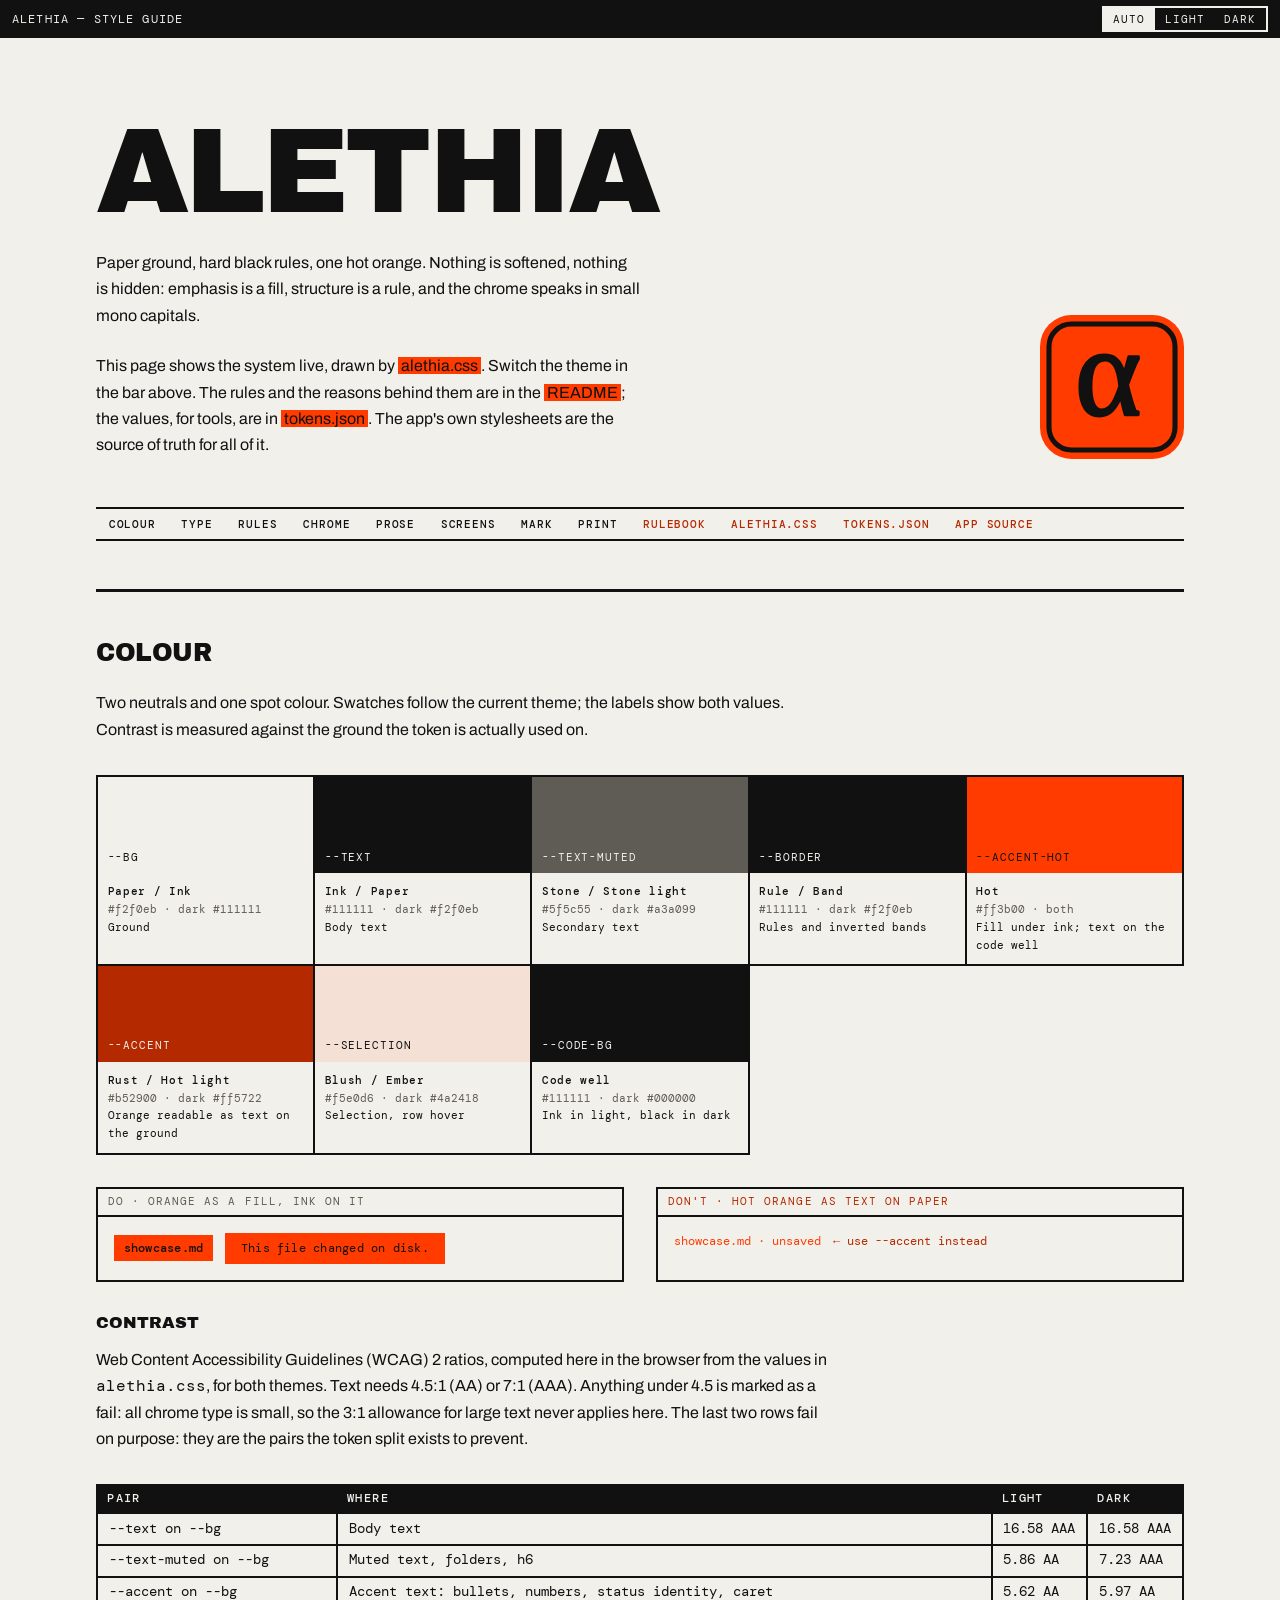
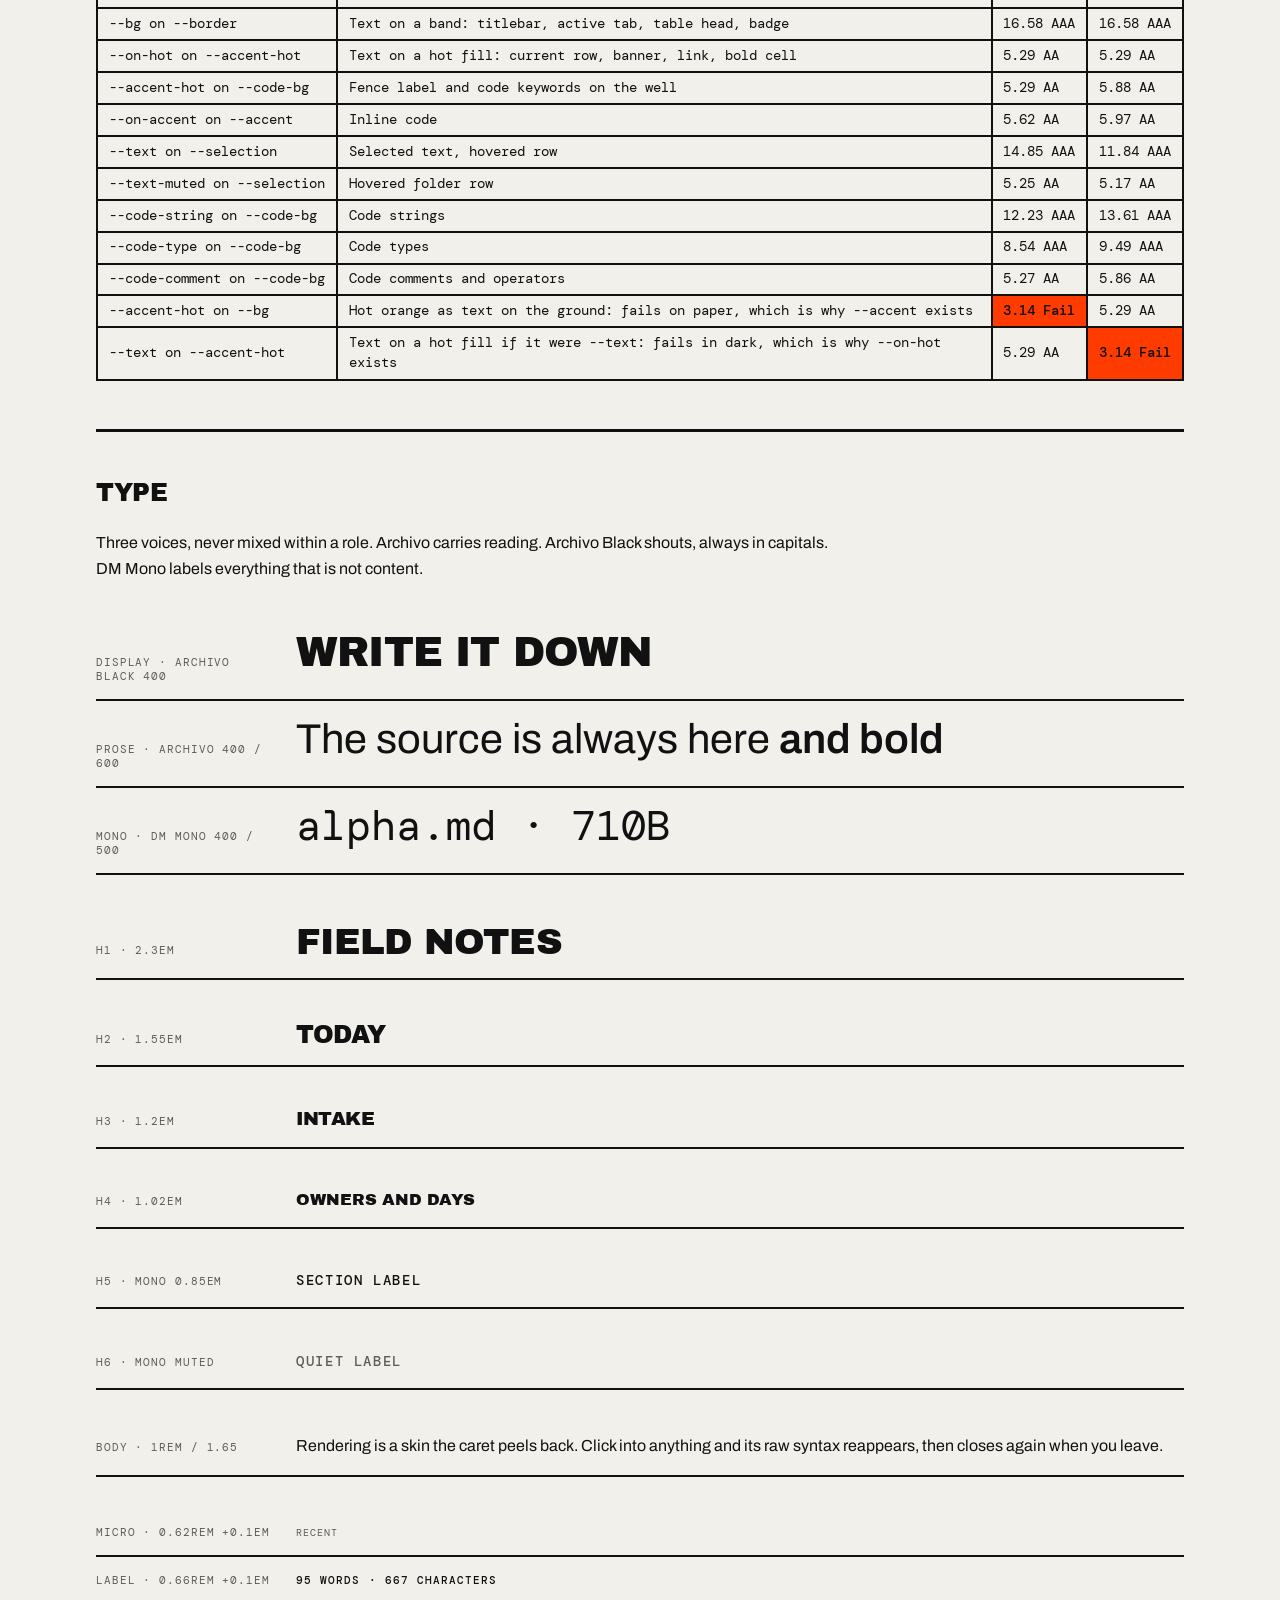
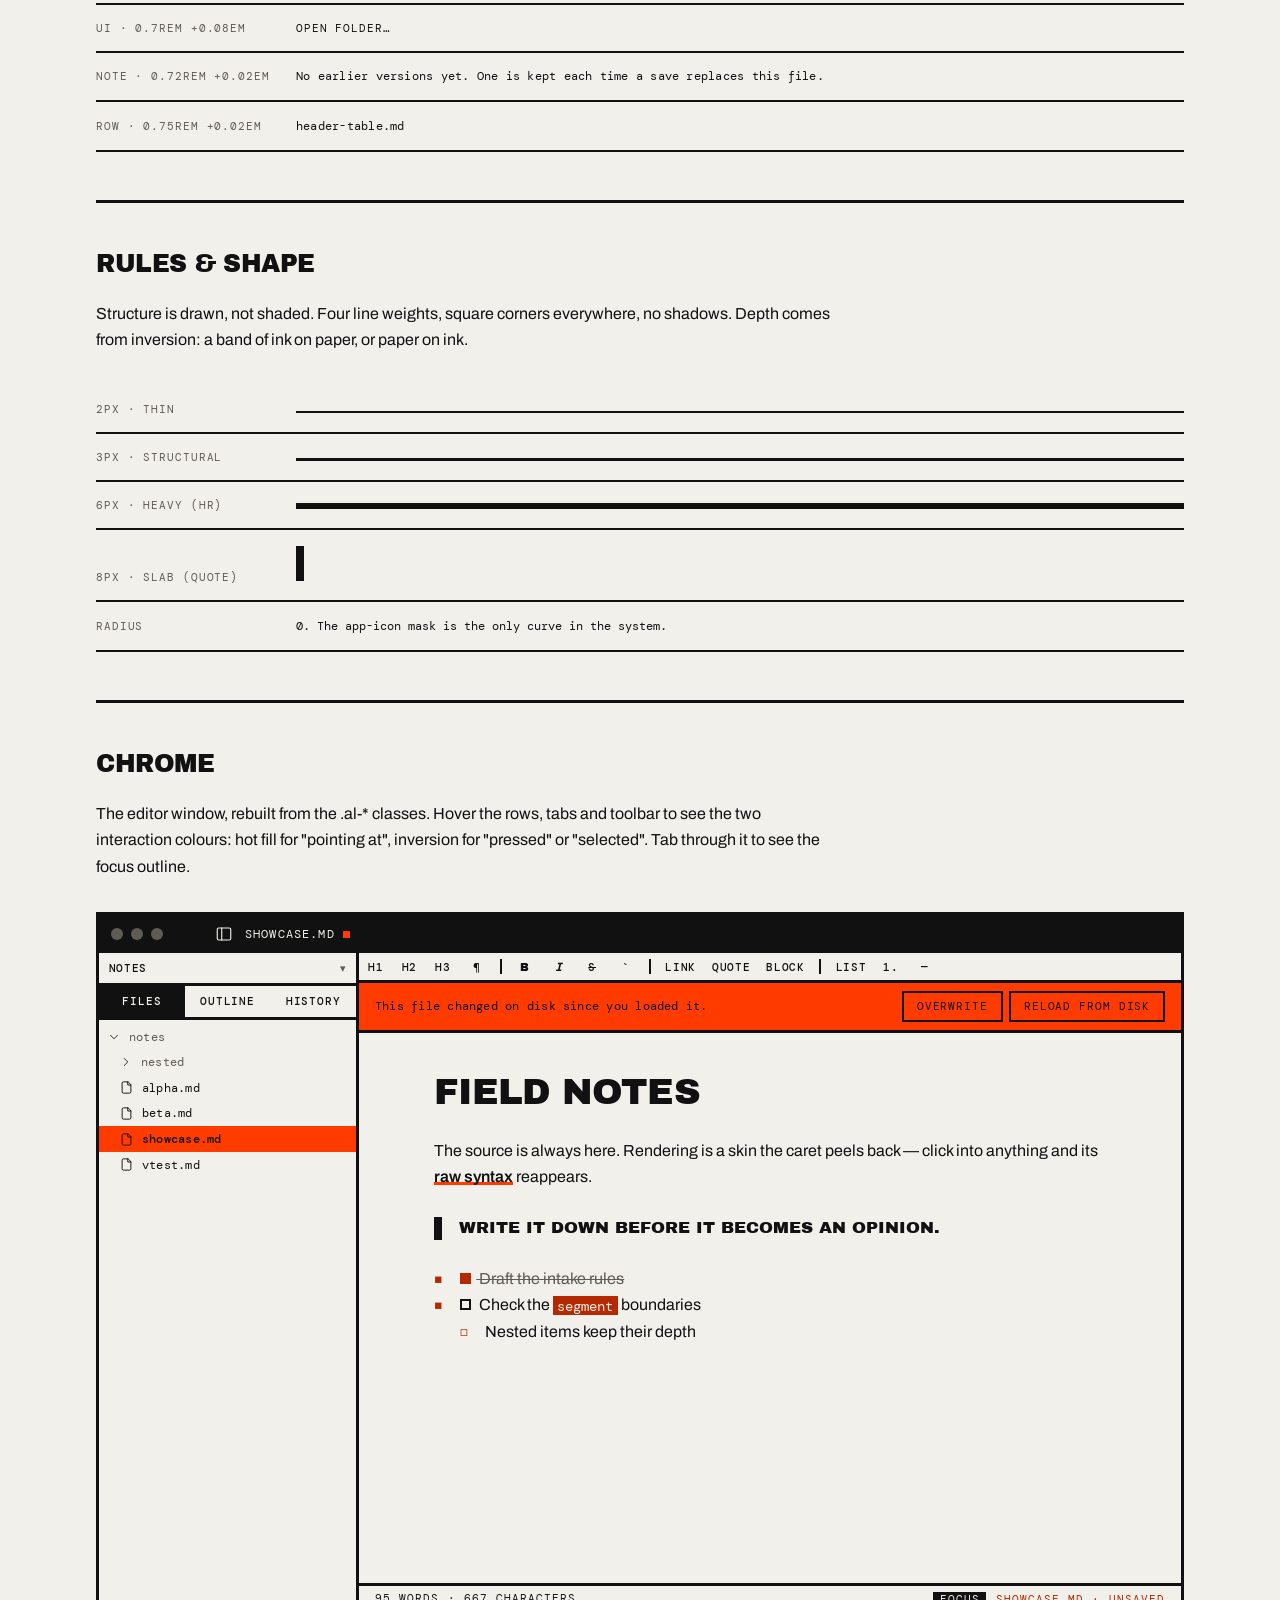
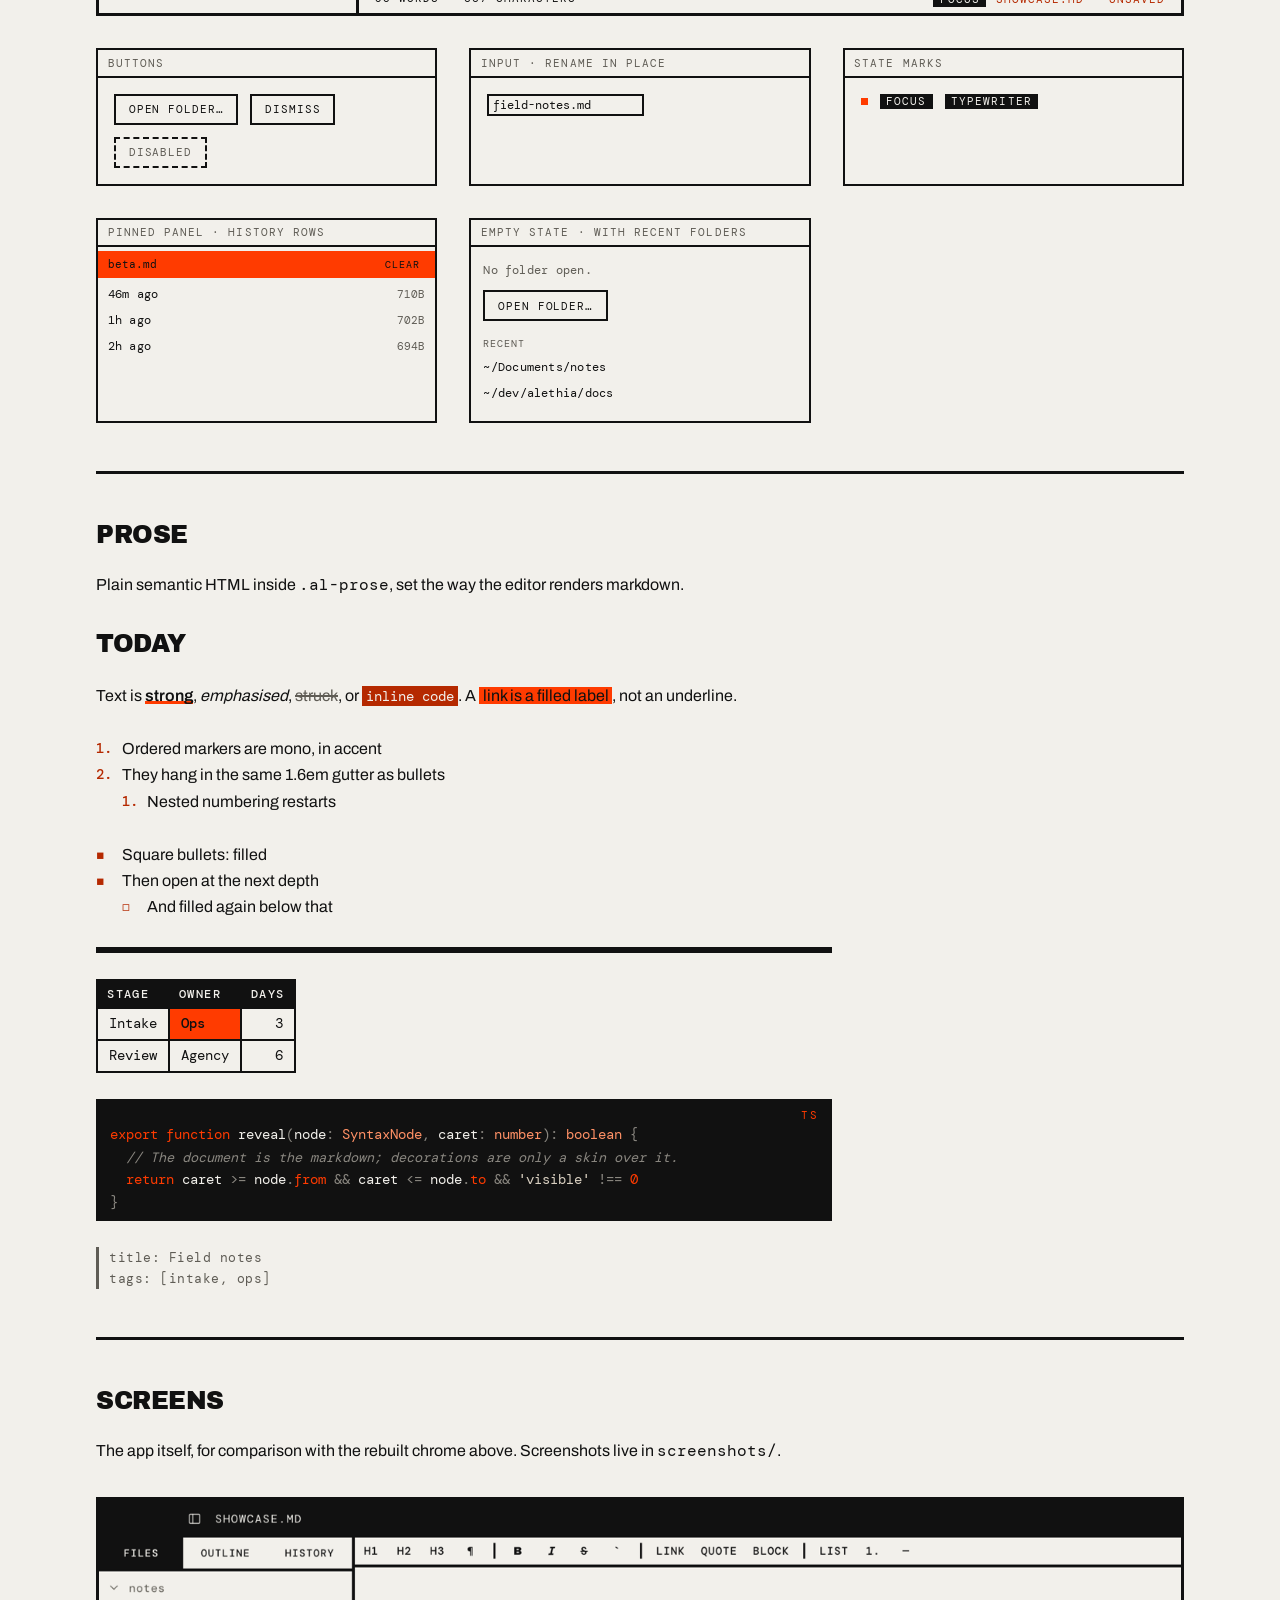
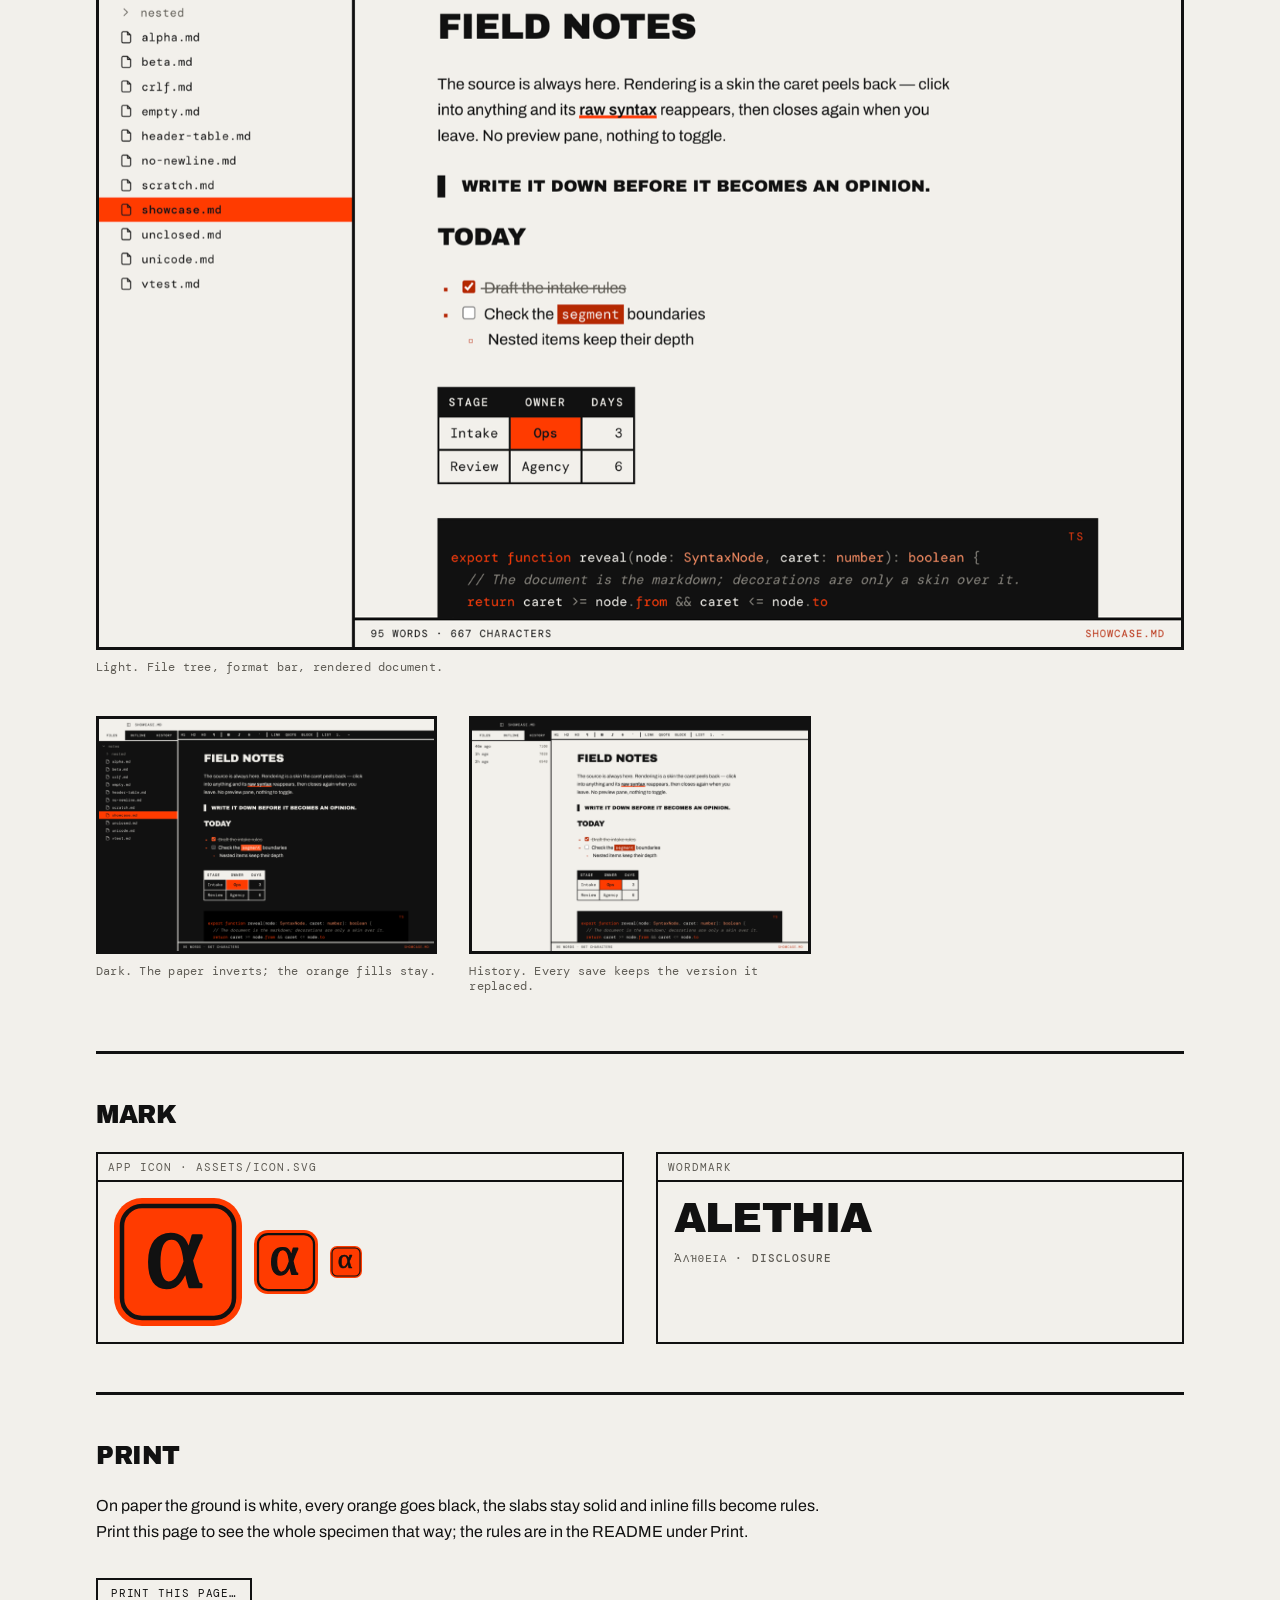
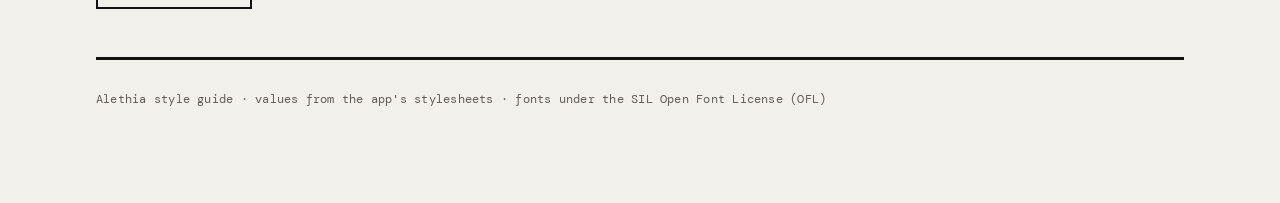
<file: systems/alethia/index.html>
<!doctype html>
<html lang="en" class="al-page">
  <head>
    <meta charset="UTF-8" />
    <meta name="viewport" content="width=device-width, initial-scale=1.0" />
    <title>Alethia style guide</title>
    <meta name="description" content="Alethia's visual language, shown live: paper ground, hard black rules, one hot orange." />
    <link rel="icon" href="assets/icon.svg" />
    <link rel="stylesheet" href="alethia.css" />
    <style>
      /*
       * Page layout only. Every colour, face, size and rule on this page comes
       * from alethia.css; the hex labels and the contrast table are read from
       * it at load, so this file holds no copy of the values.
       */
      .sg-skip { position: absolute; left: 1rem; top: -4rem; z-index: 20; padding: 0.4rem 0.8rem; background: var(--accent-hot); color: var(--on-hot); font-family: var(--font-mono); font-size: var(--size-ui); letter-spacing: 0.08em; text-transform: uppercase; text-decoration: none; }
      .sg-skip:focus { top: 1rem; }
      .sg-wrap { max-width: 72rem; margin: 0 auto; padding: 0 2rem 6rem; }
      .sg-section { padding: 3rem 0; border-top: var(--rule) solid var(--border); }
      .sg-h { margin: 0 0 1.5rem; font-family: var(--font-display); font-weight: 400; font-size: 1.55rem; letter-spacing: -0.02em; line-height: 1.05; text-transform: uppercase; }
      .sg-h3 { margin: 2rem 0 1rem; font-family: var(--font-display); font-weight: 400; font-size: 1.02rem; letter-spacing: 0; line-height: 1.05; text-transform: uppercase; }
      .sg-lede { max-width: 46rem; margin: 0 0 2rem; line-height: 1.65; }
      .sg-lede a, .sg-note a { padding: 0 0.2em; background: var(--accent-hot); color: var(--on-hot); text-decoration: none; }
      .sg-lede a:hover, .sg-note a:hover { background: var(--border); color: var(--bg); }
      .sg-cover { padding: 5rem 0 3rem; display: grid; grid-template-columns: 1fr auto; gap: 2rem; align-items: end; }
      .sg-cover h1 { margin: 0; font-family: var(--font-display); font-weight: 400; font-size: clamp(3rem, 10vw, 7.5rem); line-height: 0.9; letter-spacing: -0.03em; text-transform: uppercase; }
      .sg-cover p { margin: 1.5rem 0 0; max-width: 34rem; line-height: 1.65; }
      .sg-cover img { width: 9rem; height: 9rem; }
      .sg-nav { display: flex; flex-wrap: wrap; gap: 0; border-top: var(--rule-thin) solid var(--border); border-bottom: var(--rule-thin) solid var(--border); margin-bottom: 3rem; }
      .sg-nav a { padding: 0.55rem 0.8rem; color: var(--text); font-family: var(--font-mono); font-size: var(--size-label); font-weight: 500; letter-spacing: 0.08em; text-transform: uppercase; text-decoration: none; }
      .sg-nav a:hover { background: var(--accent-hot); color: var(--on-hot); }
      .sg-nav a[href$='.md'], .sg-nav a[href$='.css'], .sg-nav a[href$='.json'], .sg-nav a[href^='http'] { color: var(--accent); }
      .sg-grid { display: grid; gap: 0; grid-template-columns: repeat(auto-fill, minmax(13rem, 1fr)); border-top: var(--rule-thin) solid var(--border); border-left: var(--rule-thin) solid var(--border); }
      .sg-swatch { border-right: var(--rule-thin) solid var(--border); border-bottom: var(--rule-thin) solid var(--border); }
      .sg-chip { height: 6rem; display: flex; align-items: flex-end; padding: 0.6rem; font-family: var(--font-mono); font-size: var(--size-ui); letter-spacing: 0.08em; text-transform: uppercase; }
      .sg-meta { padding: 0.6rem; font-family: var(--font-mono); font-size: var(--size-ui); line-height: 1.6; }
      .sg-meta b { display: block; font-weight: 500; letter-spacing: 0.06em; }
      .sg-meta span { color: var(--text-muted); }
      .sg-row { display: grid; grid-template-columns: 11rem 1fr; gap: 1.5rem; align-items: baseline; padding: 1rem 0; border-bottom: var(--rule-thin) solid var(--border); }
      .sg-row > :first-child { font-family: var(--font-mono); font-size: var(--size-ui); letter-spacing: 0.08em; text-transform: uppercase; color: var(--text-muted); }
      .sg-face { font-size: 2.6rem; line-height: 1.1; }
      .sg-rule { height: 0; border-top-style: solid; border-top-color: var(--border); }
      .sg-pair { display: grid; grid-template-columns: repeat(auto-fit, minmax(20rem, 1fr)); gap: 2rem; }
      .sg-demo { border: var(--rule-thin) solid var(--border); }
      .sg-demo-label { padding: 0.4rem 0.6rem; border-bottom: var(--rule-thin) solid var(--border); font-family: var(--font-mono); font-size: var(--size-label); letter-spacing: 0.1em; text-transform: uppercase; color: var(--text-muted); }
      .sg-demo-body { padding: 1rem; display: flex; flex-wrap: wrap; gap: 0.75rem; align-items: center; }
      .sg-window { border: var(--rule) solid var(--border); height: 44rem; display: grid; grid-template-rows: var(--titlebar-h) 1fr; overflow: hidden; }
      .sg-window .al-shell { grid-template-rows: 1fr; min-height: 0; }
      .sg-window .al-titlebar { padding-left: 0.75rem; }
      .sg-window .al-toolbar { overflow-x: auto; }
      /* The window is narrower than the app's, so long lines wrap instead of squeezing. */
      .sg-window .al-banner, .sg-window .al-banner-actions, .sg-window .al-statusbar, .sg-window .al-statusbar-right { flex-wrap: wrap; }
      .sg-window .al-banner > :first-child { flex: 1 1 16rem; }
      .sg-lights { display: inline-flex; gap: 8px; margin-right: 2.5rem; }
      .sg-lights i { width: 12px; height: 12px; border-radius: 50%; background: var(--text-muted); }
      .sg-dont .sg-demo-label { color: var(--accent); }
      .sg-theme { margin-left: auto; display: flex; border: var(--rule-thin) solid var(--bg); }
      .sg-theme button { border: none; background: transparent; color: var(--bg); font-family: var(--font-mono); font-size: var(--size-label); letter-spacing: 0.1em; text-transform: uppercase; padding: 0.3rem 0.6rem; cursor: pointer; }
      .sg-theme button[aria-pressed='true'] { background: var(--bg); color: var(--text); }
      .sg-sticky { position: sticky; top: 0; z-index: 10; }
      .sg-contrast { max-width: none; padding: 0; margin: 0; }
      .sg-contrast table { width: 100%; }
      .sg-contrast td:first-child, .sg-contrast td:nth-child(n + 3) { white-space: nowrap; }
      .sg-shots { display: grid; grid-template-columns: repeat(auto-fit, minmax(20rem, 1fr)); gap: 2rem; }
      .sg-shots figure { margin: 0; }
      .sg-shots img { display: block; width: 100%; height: auto; border: var(--rule) solid var(--border); }
      .sg-shots figcaption { padding: 0.6rem 0; font-family: var(--font-mono); font-size: var(--size-note); letter-spacing: 0.02em; color: var(--text-muted); }
      .sg-shots figure:first-child { grid-column: 1 / -1; }
      .sg-note { max-width: 46rem; margin: 1.5rem 0 0; line-height: 1.65; }
      .sg-probe { position: absolute; width: 0; height: 0; overflow: hidden; }
      .sg-foot { padding: 2rem 0 0; border-top: var(--rule) solid var(--border); font-family: var(--font-mono); font-size: var(--size-note); letter-spacing: 0.02em; color: var(--text-muted); }

      @media (max-width: 48rem) {
        .sg-wrap { padding: 0 1rem 4rem; }
        .sg-cover { grid-template-columns: 1fr; padding-top: 3rem; }
        .sg-cover img { width: 6rem; height: 6rem; }
        .sg-row { grid-template-columns: 1fr; gap: 0.35rem; }
        .sg-face { font-size: 1.8rem; }
        .sg-window { --sidebar-w: 10.5rem; height: 36rem; }
        .sg-window .al-banner-actions { flex: 1 1 100%; }
        .sg-pair, .sg-shots { grid-template-columns: 1fr; }
        .sg-contrast { overflow-x: auto; }
        .sg-contrast table { font-size: 0.75em; }
        .sg-contrast td:first-child { white-space: normal; }
      }

      @media print {
        .sg-sticky, .sg-skip, .sg-nav, .sg-print-action { display: none; }
        .sg-section { break-inside: avoid; }
        .sg-window { height: auto; }
        .sg-window .al-toolbar { flex-wrap: wrap; overflow: visible; }
        .sg-window .al-prose { padding: 2.5rem 2rem; }
        /* alethia.css hides chrome on paper; here the chrome is the subject. */
        .sg-window .al-titlebar, .sg-window .al-banner { display: flex !important; }
        .sg-window .al-sidebar { display: flex !important; }
        .sg-window .al-toolbar { display: flex !important; }
        .sg-window .al-statusbar { display: flex !important; }
      }
    </style>
  </head>
  <body class="al-page">
    <a class="sg-skip" href="#main">Skip to content</a>
    <header class="al-titlebar sg-sticky">
      <span class="al-titlebar-name">Alethia — style guide</span>
      <div class="sg-theme" role="group" aria-label="Theme">
        <button type="button" data-set-theme="auto" aria-pressed="true">Auto</button>
        <button type="button" data-set-theme="light" aria-pressed="false">Light</button>
        <button type="button" data-set-theme="dark" aria-pressed="false">Dark</button>
      </div>
    </header>

    <main id="main" class="sg-wrap">
      <section class="sg-cover" aria-labelledby="title">
        <div>
          <h1 id="title">Alethia</h1>
          <p>
            Paper ground, hard black rules, one hot orange. Nothing is softened, nothing is
            hidden: emphasis is a fill, structure is a rule, and the chrome speaks in small mono
            capitals.
          </p>
          <p class="sg-note">
            This page shows the system live, drawn by <a href="alethia.css">alethia.css</a>.
            Switch the theme in the bar above. The rules and the reasons behind them are in the
            <a href="https://github.com/billyhunt/design-systems/blob/main/systems/alethia/README.md">README</a>; the values, for tools, are in
            <a href="tokens.json">tokens.json</a>. The app's own stylesheets are the source of
            truth for all of it.
          </p>
        </div>
        <img src="assets/icon.svg" alt="The Alethia app icon: a black alpha in an orange tile" />
      </section>

      <nav class="sg-nav" aria-label="Guide">
        <a href="#colour">Colour</a>
        <a href="#type">Type</a>
        <a href="#rules">Rules</a>
        <a href="#chrome">Chrome</a>
        <a href="#prose">Prose</a>
        <a href="#screens">Screens</a>
        <a href="#mark">Mark</a>
        <a href="#print">Print</a>
        <a href="https://github.com/billyhunt/design-systems/blob/main/systems/alethia/README.md">Rulebook</a>
        <a href="alethia.css">alethia.css</a>
        <a href="tokens.json">tokens.json</a>
        <a href="https://github.com/billyhunt/alethia-markdown-editor/tree/main/src/renderer/styles">App source</a>
      </nav>

      <section class="sg-section" id="colour" aria-labelledby="colour-h">
        <h2 class="sg-h" id="colour-h">Colour</h2>
        <p class="sg-lede">
          Two neutrals and one spot colour. Swatches follow the current theme; the labels show
          both values. Contrast is measured against the ground the token is actually used on.
        </p>
        <div class="sg-grid">
          <div class="sg-swatch"><div class="sg-chip" style="background: var(--bg); color: var(--text)">--bg</div><div class="sg-meta"><b>Paper / Ink</b><span data-hex="--bg"></span><br />Ground</div></div>
          <div class="sg-swatch"><div class="sg-chip" style="background: var(--text); color: var(--bg)">--text</div><div class="sg-meta"><b>Ink / Paper</b><span data-hex="--text"></span><br />Body text</div></div>
          <div class="sg-swatch"><div class="sg-chip" style="background: var(--text-muted); color: var(--bg)">--text-muted</div><div class="sg-meta"><b>Stone / Stone light</b><span data-hex="--text-muted"></span><br />Secondary text</div></div>
          <div class="sg-swatch"><div class="sg-chip" style="background: var(--border); color: var(--bg)">--border</div><div class="sg-meta"><b>Rule / Band</b><span data-hex="--border"></span><br />Rules and inverted bands</div></div>
          <div class="sg-swatch"><div class="sg-chip" style="background: var(--accent-hot); color: var(--on-hot)">--accent-hot</div><div class="sg-meta"><b>Hot</b><span data-hex="--accent-hot"></span><br />Fill under ink; text on the code well</div></div>
          <div class="sg-swatch"><div class="sg-chip" style="background: var(--accent); color: var(--on-accent)">--accent</div><div class="sg-meta"><b>Rust / Hot light</b><span data-hex="--accent"></span><br />Orange readable as text on the ground</div></div>
          <div class="sg-swatch"><div class="sg-chip" style="background: var(--selection); color: var(--text)">--selection</div><div class="sg-meta"><b>Blush / Ember</b><span data-hex="--selection"></span><br />Selection, row hover</div></div>
          <div class="sg-swatch"><div class="sg-chip" style="background: var(--code-bg); color: var(--code-fg)">--code-bg</div><div class="sg-meta"><b>Code well</b><span data-hex="--code-bg"></span><br />Ink in light, black in dark</div></div>
        </div>

        <div class="sg-pair" style="margin-top: 2rem">
          <div class="sg-demo">
            <div class="sg-demo-label">Do · orange as a fill, ink on it</div>
            <div class="sg-demo-body">
              <span class="al-row is-current" style="width: auto">showcase.md</span>
              <span class="al-banner" style="border: none">This file changed on disk.</span>
            </div>
          </div>
          <div class="sg-demo sg-dont">
            <div class="sg-demo-label">Don't · hot orange as text on paper</div>
            <div class="sg-demo-body">
              <span style="color: var(--accent-hot); font-family: var(--font-mono); font-size: var(--size-row)">showcase.md · unsaved</span>
              <span style="color: var(--accent); font-family: var(--font-mono); font-size: var(--size-row)">← use --accent instead</span>
            </div>
          </div>
        </div>

        <h3 class="sg-h3" id="contrast">Contrast</h3>
        <p class="sg-lede">
          Web Content Accessibility Guidelines (WCAG) 2 ratios, computed here in the browser from
          the values in <code style="font-family: var(--font-mono)">alethia.css</code>, for both
          themes. Text needs 4.5:1 (AA) or 7:1 (AAA). Anything under 4.5 is marked as a fail:
          all chrome type is small, so the 3:1 allowance for large text never applies here. The
          last two rows fail on purpose: they are the pairs the token split exists to prevent.
        </p>
        <div class="al-prose sg-contrast">
          <table id="contrast-table">
            <thead><tr><th>Pair</th><th>Where</th><th>Light</th><th>Dark</th></tr></thead>
            <tbody></tbody>
          </table>
        </div>
      </section>

      <section class="sg-section" id="type" aria-labelledby="type-h">
        <h2 class="sg-h" id="type-h">Type</h2>
        <p class="sg-lede">
          Three voices, never mixed within a role. Archivo carries reading. Archivo Black shouts,
          always in capitals. DM Mono labels everything that is not content.
        </p>
        <div class="sg-row"><span>Display · Archivo Black 400</span><span class="sg-face" style="font-family: var(--font-display); text-transform: uppercase; letter-spacing: -0.02em">Write it down</span></div>
        <div class="sg-row"><span>Prose · Archivo 400 / 600</span><span class="sg-face" style="font-family: var(--font-prose)">The source is always here <strong style="font-weight: 600">and bold</strong></span></div>
        <div class="sg-row"><span>Mono · DM Mono 400 / 500</span><span class="sg-face" style="font-family: var(--font-mono)">alpha.md · 710B</span></div>

        <div class="al-prose" style="max-width: none; padding: 2rem 0 0; margin: 0">
          <div class="sg-row"><span>h1 · 2.3em</span><h1 style="margin: 0">Field notes</h1></div>
          <div class="sg-row"><span>h2 · 1.55em</span><h2 style="margin: 0">Today</h2></div>
          <div class="sg-row"><span>h3 · 1.2em</span><h3 style="margin: 0">Intake</h3></div>
          <div class="sg-row"><span>h4 · 1.02em</span><h4 style="margin: 0">Owners and days</h4></div>
          <div class="sg-row"><span>h5 · mono 0.85em</span><h5 style="margin: 0">Section label</h5></div>
          <div class="sg-row"><span>h6 · mono muted</span><h6 style="margin: 0">Quiet label</h6></div>
          <div class="sg-row"><span>Body · 1rem / 1.65</span><p style="margin: 0">Rendering is a skin the caret peels back. Click into anything and its raw syntax reappears, then closes again when you leave.</p></div>
        </div>

        <div style="margin-top: 2rem">
          <div class="sg-row"><span>Micro · 0.62rem +0.1em</span><span class="al-list-heading" style="margin: 0">Recent</span></div>
          <div class="sg-row"><span>Label · 0.66rem +0.1em</span><span class="al-label">95 words · 667 characters</span></div>
          <div class="sg-row"><span>UI · 0.7rem +0.08em</span><span style="font-family: var(--font-mono); font-size: var(--size-ui); letter-spacing: 0.08em; text-transform: uppercase">Open folder…</span></div>
          <div class="sg-row"><span>Note · 0.72rem +0.02em</span><span style="font-family: var(--font-mono); font-size: var(--size-note); letter-spacing: 0.02em">No earlier versions yet. One is kept each time a save replaces this file.</span></div>
          <div class="sg-row"><span>Row · 0.75rem +0.02em</span><span style="font-family: var(--font-mono); font-size: var(--size-row); letter-spacing: 0.02em">header-table.md</span></div>
        </div>
      </section>

      <section class="sg-section" id="rules" aria-labelledby="rules-h">
        <h2 class="sg-h" id="rules-h">Rules &amp; shape</h2>
        <p class="sg-lede">
          Structure is drawn, not shaded. Four line weights, square corners everywhere, no
          shadows. Depth comes from inversion: a band of ink on paper, or paper on ink.
        </p>
        <div class="sg-row"><span>2px · thin</span><div class="sg-rule" style="border-top-width: var(--rule-thin)"></div></div>
        <div class="sg-row"><span>3px · structural</span><div class="sg-rule" style="border-top-width: var(--rule)"></div></div>
        <div class="sg-row"><span>6px · heavy (hr)</span><div class="sg-rule" style="border-top-width: var(--rule-heavy)"></div></div>
        <div class="sg-row"><span>8px · slab (quote)</span><div style="height: 2.2rem; border-left: var(--rule-slab) solid var(--border)"></div></div>
        <div class="sg-row"><span>Radius</span><span style="font-family: var(--font-mono); font-size: var(--size-row)">0. The app-icon mask is the only curve in the system.</span></div>
      </section>

      <section class="sg-section" id="chrome" aria-labelledby="chrome-h">
        <h2 class="sg-h" id="chrome-h">Chrome</h2>
        <p class="sg-lede">
          The editor window, rebuilt from the .al-* classes. Hover the rows, tabs and toolbar to
          see the two interaction colours: hot fill for "pointing at", inversion for "pressed" or
          "selected". Tab through it to see the focus outline.
        </p>

        <div class="sg-window">
          <div class="al-titlebar">
            <span class="sg-lights" aria-hidden="true"><i></i><i></i><i></i></span>
            <button type="button" class="al-icon-button" aria-label="Toggle sidebar">
              <svg width="18" height="18" viewBox="0 0 24 24" fill="none" stroke="currentColor" stroke-width="1.5" stroke-linecap="round" stroke-linejoin="round" aria-hidden="true"><rect x="3" y="4" width="18" height="16" rx="2" /><line x1="9" y1="4" x2="9" y2="20" /></svg>
            </button>
            <span class="al-titlebar-name">showcase.md <span class="al-dirty" role="img" aria-label="Unsaved changes"></span></span>
          </div>
          <div class="al-shell">
            <aside class="al-sidebar" aria-label="Sidebar">
              <button type="button" class="al-workspace"><span class="al-row-label">notes</span><span class="al-workspace-caret" aria-hidden="true">▾</span></button>
              <div class="al-tabs" role="tablist">
                <button type="button" role="tab" aria-selected="true">Files</button>
                <button type="button" role="tab" aria-selected="false">Outline</button>
                <button type="button" role="tab" aria-selected="false">History</button>
              </div>
              <div class="al-sidebar-body">
                <button type="button" class="al-row" style="padding-left: 8px"><svg width="14" height="14" viewBox="0 0 24 24" fill="none" stroke="currentColor" stroke-width="1.5" stroke-linecap="round" stroke-linejoin="round" style="transform: rotate(90deg)" aria-hidden="true"><polyline points="9 6 15 12 9 18" /></svg><span class="al-row-label al-row-dir">notes</span></button>
                <button type="button" class="al-row" style="padding-left: 20px"><svg width="14" height="14" viewBox="0 0 24 24" fill="none" stroke="currentColor" stroke-width="1.5" stroke-linecap="round" stroke-linejoin="round" aria-hidden="true"><polyline points="9 6 15 12 9 18" /></svg><span class="al-row-label al-row-dir">nested</span></button>
                <button type="button" class="al-row" style="padding-left: 20px"><svg width="15" height="15" viewBox="0 0 24 24" fill="none" stroke="currentColor" stroke-width="1.5" stroke-linecap="round" stroke-linejoin="round" aria-hidden="true"><path d="M14 3H7a2 2 0 0 0-2 2v14a2 2 0 0 0 2 2h10a2 2 0 0 0 2-2V8z" /><polyline points="14 3 14 8 19 8" /></svg><span class="al-row-label">alpha.md</span></button>
                <button type="button" class="al-row" style="padding-left: 20px"><svg width="15" height="15" viewBox="0 0 24 24" fill="none" stroke="currentColor" stroke-width="1.5" stroke-linecap="round" stroke-linejoin="round" aria-hidden="true"><path d="M14 3H7a2 2 0 0 0-2 2v14a2 2 0 0 0 2 2h10a2 2 0 0 0 2-2V8z" /><polyline points="14 3 14 8 19 8" /></svg><span class="al-row-label">beta.md</span></button>
                <button type="button" class="al-row is-current" aria-current="true" style="padding-left: 20px"><svg width="15" height="15" viewBox="0 0 24 24" fill="none" stroke="currentColor" stroke-width="1.5" stroke-linecap="round" stroke-linejoin="round" aria-hidden="true"><path d="M14 3H7a2 2 0 0 0-2 2v14a2 2 0 0 0 2 2h10a2 2 0 0 0 2-2V8z" /><polyline points="14 3 14 8 19 8" /></svg><span class="al-row-label">showcase.md</span></button>
                <button type="button" class="al-row" style="padding-left: 20px"><svg width="15" height="15" viewBox="0 0 24 24" fill="none" stroke="currentColor" stroke-width="1.5" stroke-linecap="round" stroke-linejoin="round" aria-hidden="true"><path d="M14 3H7a2 2 0 0 0-2 2v14a2 2 0 0 0 2 2h10a2 2 0 0 0 2-2V8z" /><polyline points="14 3 14 8 19 8" /></svg><span class="al-row-label">vtest.md</span></button>
              </div>
            </aside>
            <div class="al-main">
              <div class="al-toolbar" role="toolbar" aria-label="Formatting">
                <div class="al-toolbar-group"><button type="button" class="al-toolbar-button">H1</button><button type="button" class="al-toolbar-button">H2</button><button type="button" class="al-toolbar-button">H3</button><button type="button" class="al-toolbar-button">¶</button></div>
                <div class="al-toolbar-group"><span class="al-toolbar-rule" aria-hidden="true"></span><button type="button" class="al-toolbar-button" style="font-family: var(--font-display)">B</button><button type="button" class="al-toolbar-button" style="font-style: italic; font-weight: 600">I</button><button type="button" class="al-toolbar-button" style="text-decoration: line-through">S</button><button type="button" class="al-toolbar-button">`</button></div>
                <div class="al-toolbar-group"><span class="al-toolbar-rule" aria-hidden="true"></span><button type="button" class="al-toolbar-button">LINK</button><button type="button" class="al-toolbar-button">QUOTE</button><button type="button" class="al-toolbar-button">BLOCK</button></div>
                <div class="al-toolbar-group"><span class="al-toolbar-rule" aria-hidden="true"></span><button type="button" class="al-toolbar-button">LIST</button><button type="button" class="al-toolbar-button">1.</button><button type="button" class="al-toolbar-button">—</button></div>
              </div>
              <div class="al-banner" role="status">
                <span>This file changed on disk since you loaded it.</span>
                <span class="al-banner-actions"><button type="button" class="al-button">Overwrite</button><button type="button" class="al-button">Reload from disk</button></span>
              </div>
              <div class="al-scroll">
                <article class="al-prose">
                  <h1>Field notes</h1>
                  <p>The source is always here. Rendering is a skin the caret peels back — click into anything and its <strong>raw syntax</strong> reappears.</p>
                  <blockquote><p>Write it down before it becomes an opinion.</p></blockquote>
                  <ul>
                    <li><input type="checkbox" checked aria-label="Done" /> Draft the intake rules</li>
                    <li><input type="checkbox" aria-label="Done" /> Check the <code>segment</code> boundaries
                      <ul><li>Nested items keep their depth</li></ul>
                    </li>
                  </ul>
                </article>
              </div>
              <footer class="al-statusbar">
                <span>95 words · 667 characters</span>
                <span class="al-statusbar-right"><span class="al-badge">Focus</span>showcase.md · unsaved</span>
              </footer>
            </div>
          </div>
        </div>

        <div class="sg-pair" style="margin-top: 2rem">
          <div class="sg-demo">
            <div class="sg-demo-label">Buttons</div>
            <div class="sg-demo-body">
              <button type="button" class="al-button">Open folder…</button>
              <button type="button" class="al-button">Dismiss</button>
              <button type="button" class="al-button" disabled>Disabled</button>
            </div>
          </div>
          <div class="sg-demo">
            <div class="sg-demo-label">Input · rename in place</div>
            <div class="sg-demo-body">
              <input class="al-input" value="field-notes.md" aria-label="New name" />
            </div>
          </div>
          <div class="sg-demo">
            <div class="sg-demo-label">State marks</div>
            <div class="sg-demo-body">
              <span class="al-dirty" role="img" aria-label="Unsaved"></span>
              <span class="al-badge">Focus</span>
              <span class="al-badge">Typewriter</span>
            </div>
          </div>
          <div class="sg-demo">
            <div class="sg-demo-label">Pinned panel · history rows</div>
            <div style="padding: 0.25rem 0">
              <div class="al-pin"><span class="al-row-label">beta.md</span><button type="button">Clear</button></div>
              <button type="button" class="al-row"><span class="al-row-label">46m ago</span><span class="al-row-meta">710B</span></button>
              <button type="button" class="al-row"><span class="al-row-label">1h ago</span><span class="al-row-meta">702B</span></button>
              <button type="button" class="al-row"><span class="al-row-label">2h ago</span><span class="al-row-meta">694B</span></button>
            </div>
          </div>
          <div class="sg-demo">
            <div class="sg-demo-label">Empty state · with recent folders</div>
            <div class="al-empty">
              <p style="margin: 0 0 0.75rem">No folder open.</p>
              <button type="button" class="al-button">Open folder…</button>
              <p class="al-list-heading">Recent</p>
              <button type="button" class="al-row" style="padding-left: 0"><span class="al-row-label">~/Documents/notes</span></button>
              <button type="button" class="al-row" style="padding-left: 0"><span class="al-row-label">~/dev/alethia/docs</span></button>
            </div>
          </div>
        </div>
      </section>

      <section class="sg-section" id="prose" aria-labelledby="prose-h">
        <h2 class="sg-h" id="prose-h">Prose</h2>
        <p class="sg-lede">
          Plain semantic HTML inside <code style="font-family: var(--font-mono)">.al-prose</code>,
          set the way the editor renders markdown.
        </p>
        <article class="al-prose" style="margin: 0; padding: 0">
          <h2>Today</h2>
          <p>
            Text is <strong>strong</strong>, <em>emphasised</em>, <del>struck</del>, or
            <code>inline code</code>. A <a href="#prose">link is a filled label</a>, not an
            underline.
          </p>
          <ol>
            <li>Ordered markers are mono, in accent</li>
            <li>They hang in the same 1.6em gutter as bullets
              <ol><li>Nested numbering restarts</li></ol>
            </li>
          </ol>
          <ul>
            <li>Square bullets: filled</li>
            <li>Then open at the next depth
              <ul><li>And filled again below that</li></ul>
            </li>
          </ul>
          <hr />
          <table>
            <thead><tr><th>Stage</th><th>Owner</th><th align="right">Days</th></tr></thead>
            <tbody>
              <tr><td>Intake</td><td><strong>Ops</strong></td><td align="right">3</td></tr>
              <tr><td>Review</td><td>Agency</td><td align="right">6</td></tr>
            </tbody>
          </table>
          <pre data-lang="ts"><code><span class="tok-keyword">export function</span> <span class="tok-variableName tok-definition">reveal</span><span class="tok-punctuation">(</span><span class="tok-variableName">node</span><span class="tok-punctuation">:</span> <span class="tok-typeName">SyntaxNode</span><span class="tok-punctuation">,</span> <span class="tok-variableName">caret</span><span class="tok-punctuation">:</span> <span class="tok-typeName">number</span><span class="tok-punctuation">):</span> <span class="tok-typeName">boolean</span> <span class="tok-punctuation">{</span>
  <span class="tok-comment">// The document is the markdown; decorations are only a skin over it.</span>
  <span class="tok-keyword">return</span> <span class="tok-variableName">caret</span> <span class="tok-operator">&gt;=</span> <span class="tok-variableName">node</span><span class="tok-punctuation">.</span><span class="tok-propertyName">from</span> <span class="tok-operator">&amp;&amp;</span> <span class="tok-variableName">caret</span> <span class="tok-operator">&lt;=</span> <span class="tok-variableName">node</span><span class="tok-punctuation">.</span><span class="tok-propertyName">to</span> <span class="tok-operator">&amp;&amp;</span> <span class="tok-string">'visible'</span> <span class="tok-operator">!==</span> <span class="tok-number">0</span>
<span class="tok-punctuation">}</span></code></pre>
          <div class="al-frontmatter">title: Field notes
tags: [intake, ops]</div>
        </article>
      </section>

      <section class="sg-section" id="screens" aria-labelledby="screens-h">
        <h2 class="sg-h" id="screens-h">Screens</h2>
        <p class="sg-lede">
          The app itself, for comparison with the rebuilt chrome above. Screenshots live in
          <code style="font-family: var(--font-mono)">screenshots/</code>.
        </p>
        <div class="sg-shots">
          <figure>
            <img src="screenshots/editor-light.png" alt="Alethia in light mode: file tree on the left, format bar, and a rendered document with a quote, tasks, a table and a code slab" />
            <figcaption>Light. File tree, format bar, rendered document.</figcaption>
          </figure>
          <figure>
            <img src="screenshots/editor-dark.png" alt="Alethia in dark mode: the same window with paper text and rules on an ink ground" />
            <figcaption>Dark. The paper inverts; the orange fills stay.</figcaption>
          </figure>
          <figure>
            <img src="screenshots/history.png" alt="Alethia's history panel listing earlier versions of a file by relative time and size" />
            <figcaption>History. Every save keeps the version it replaced.</figcaption>
          </figure>
        </div>
      </section>

      <section class="sg-section" id="mark" aria-labelledby="mark-h">
        <h2 class="sg-h" id="mark-h">Mark</h2>
        <div class="sg-pair">
          <div class="sg-demo">
            <div class="sg-demo-label">App icon · assets/icon.svg</div>
            <div class="sg-demo-body"><img src="assets/icon.svg" alt="" width="128" height="128" /><img src="assets/icon.svg" alt="" width="64" height="64" /><img src="assets/icon.svg" alt="" width="32" height="32" /></div>
          </div>
          <div class="sg-demo">
            <div class="sg-demo-label">Wordmark</div>
            <div class="sg-demo-body" style="flex-direction: column; align-items: flex-start">
              <span style="font-family: var(--font-display); font-size: 2.6rem; text-transform: uppercase; letter-spacing: -0.02em; line-height: 1">Alethia</span>
              <span class="al-label" style="color: var(--text-muted)">ἀλήθεια · disclosure</span>
            </div>
          </div>
        </div>
      </section>

      <section class="sg-section" id="print" aria-labelledby="print-h">
        <h2 class="sg-h" id="print-h">Print</h2>
        <p class="sg-lede">
          On paper the ground is white, every orange goes black, the slabs stay solid and inline
          fills become rules. Print this page to see the whole specimen that way; the rules are in
          the README under Print.
        </p>
        <button type="button" class="al-button sg-print-action" onclick="window.print()">Print this page…</button>
      </section>

      <footer class="sg-foot">
        Alethia style guide · values from the app's stylesheets · fonts under the SIL Open Font License (OFL)
      </footer>
    </main>

    <!-- Hidden probes: one forced to each theme, so the hex labels and the contrast table can be read from alethia.css rather than typed here. -->
    <div class="sg-probe" aria-hidden="true"><span id="probe-light" data-al-theme="light"></span><span id="probe-dark" data-al-theme="dark"></span></div>

    <script>
      // Theme switch for the specimen only: alethia.css reads data-al-theme.
      const buttons = document.querySelectorAll('[data-set-theme]')
      for (const button of buttons) {
        button.addEventListener('click', () => {
          const theme = button.dataset.setTheme
          if (theme === 'auto') delete document.documentElement.dataset.alTheme
          else document.documentElement.dataset.alTheme = theme
          for (const other of buttons) other.setAttribute('aria-pressed', String(other === button))
        })
      }
      // Tabs and rows are inert in the specimen; keep clicks from scrolling.
      document.querySelectorAll('.al-tabs [role="tab"]').forEach((tab, _i, all) => {
        tab.addEventListener('click', () => all.forEach((t) => t.setAttribute('aria-selected', String(t === tab))))
      })

      // Read the tokens from alethia.css, once per theme.
      const probes = {
        light: getComputedStyle(document.getElementById('probe-light')),
        dark: getComputedStyle(document.getElementById('probe-dark')),
      }
      const token = (theme, name) => probes[theme].getPropertyValue(name).trim()

      for (const label of document.querySelectorAll('[data-hex]')) {
        const name = label.dataset.hex
        const light = token('light', name)
        const dark = token('dark', name)
        label.textContent = light === dark ? `${light} · both` : `${light} · dark ${dark}`
      }

      // WCAG 2 contrast: relative luminance of sRGB, (L1 + 0.05) / (L2 + 0.05).
      const luminance = (hex) => {
        const channel = (i) => {
          const c = parseInt(hex.slice(i, i + 2), 16) / 255
          return c <= 0.03928 ? c / 12.92 : ((c + 0.055) / 1.055) ** 2.4
        }
        return 0.2126 * channel(1) + 0.7152 * channel(3) + 0.0722 * channel(5)
      }
      const ratio = (fg, bg) => {
        const a = luminance(fg)
        const b = luminance(bg)
        return (Math.max(a, b) + 0.05) / (Math.min(a, b) + 0.05)
      }
      const grade = (r) => (r >= 7 ? 'AAA' : r >= 4.5 ? 'AA' : 'Fail')

      // [text token, ground token, where it is used]. Fails are intentional: they are the
      // pairs the two-orange split exists to prevent.
      const pairs = [
        ['--text', '--bg', 'Body text'],
        ['--text-muted', '--bg', 'Muted text, folders, h6'],
        ['--accent', '--bg', 'Accent text: bullets, numbers, status identity, caret'],
        ['--bg', '--border', 'Text on a band: titlebar, active tab, table head, badge'],
        ['--on-hot', '--accent-hot', 'Text on a hot fill: current row, banner, link, bold cell'],
        ['--accent-hot', '--code-bg', 'Fence label and code keywords on the well'],
        ['--on-accent', '--accent', 'Inline code'],
        ['--text', '--selection', 'Selected text, hovered row'],
        ['--text-muted', '--selection', 'Hovered folder row'],
        ['--code-string', '--code-bg', 'Code strings'],
        ['--code-type', '--code-bg', 'Code types'],
        ['--code-comment', '--code-bg', 'Code comments and operators'],
        ['--accent-hot', '--bg', 'Hot orange as text on the ground: fails on paper, which is why --accent exists'],
        ['--text', '--accent-hot', 'Text on a hot fill if it were --text: fails in dark, which is why --on-hot exists'],
      ]
      const body = document.querySelector('#contrast-table tbody')
      for (const [fg, bg, where] of pairs) {
        const row = document.createElement('tr')
        const cell = (text, fail) => {
          const td = document.createElement('td')
          if (fail) {
            const strong = document.createElement('strong')
            strong.textContent = text
            td.append(strong)
          } else td.textContent = text
          return td
        }
        const measure = (theme) => {
          const r = ratio(token(theme, fg), token(theme, bg))
          const g = grade(r)
          return cell(`${r.toFixed(2)} ${g}`, g === 'Fail')
        }
        row.append(cell(`${fg} on ${bg}`), cell(where), measure('light'), measure('dark'))
        body.append(row)
      }
    </script>
  </body>
</html>
</file>
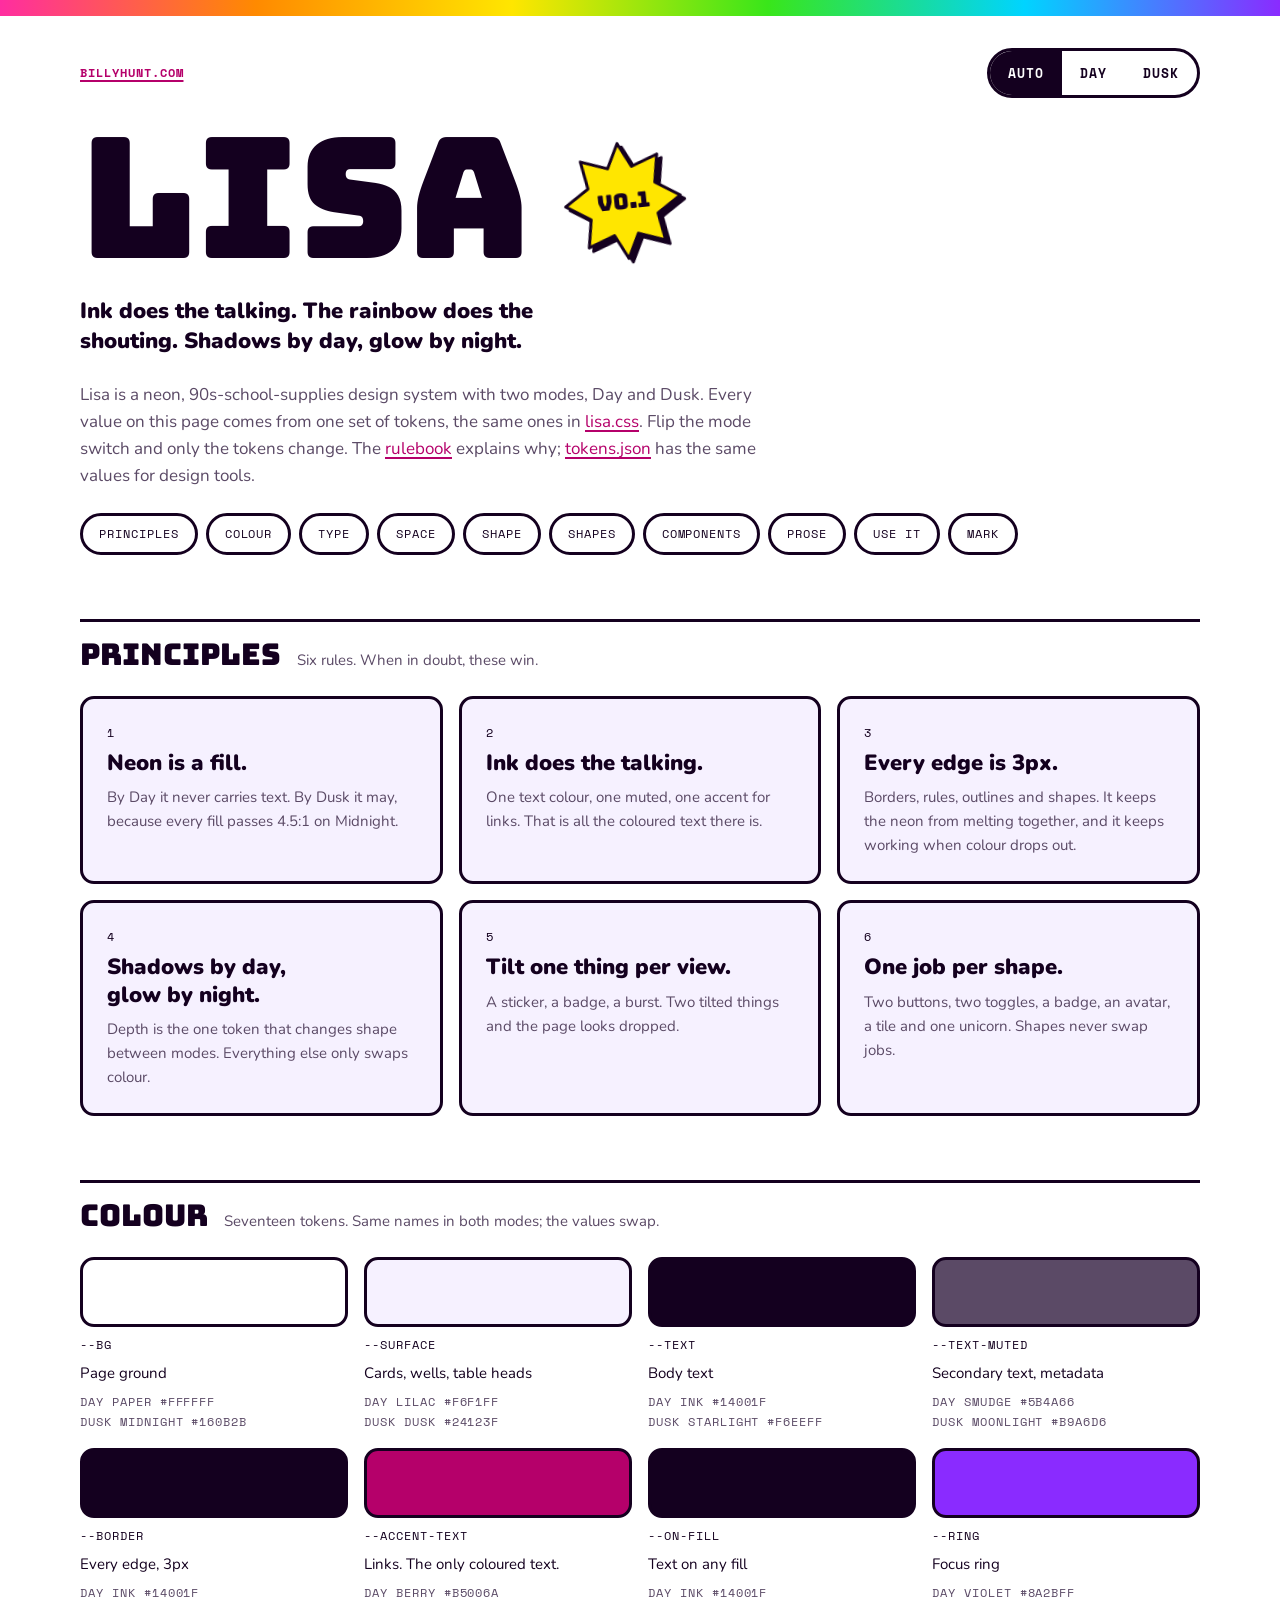
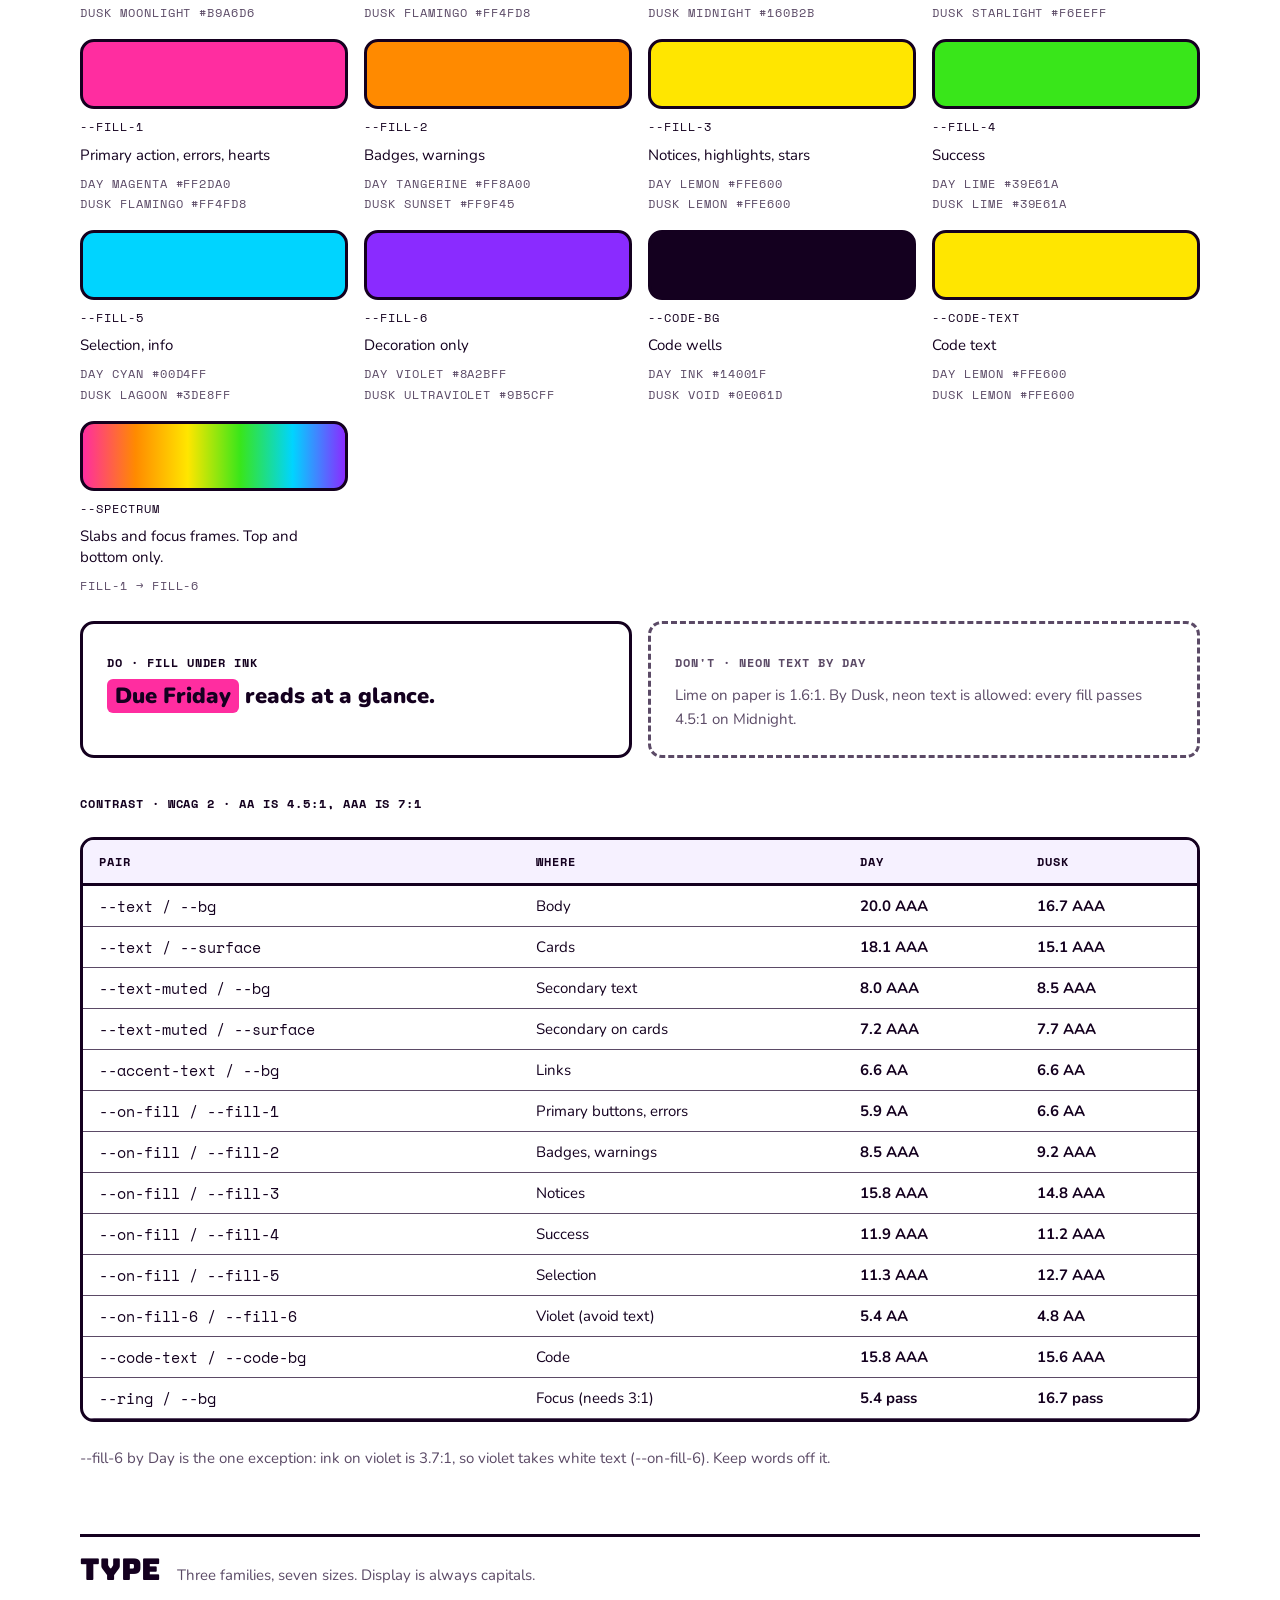
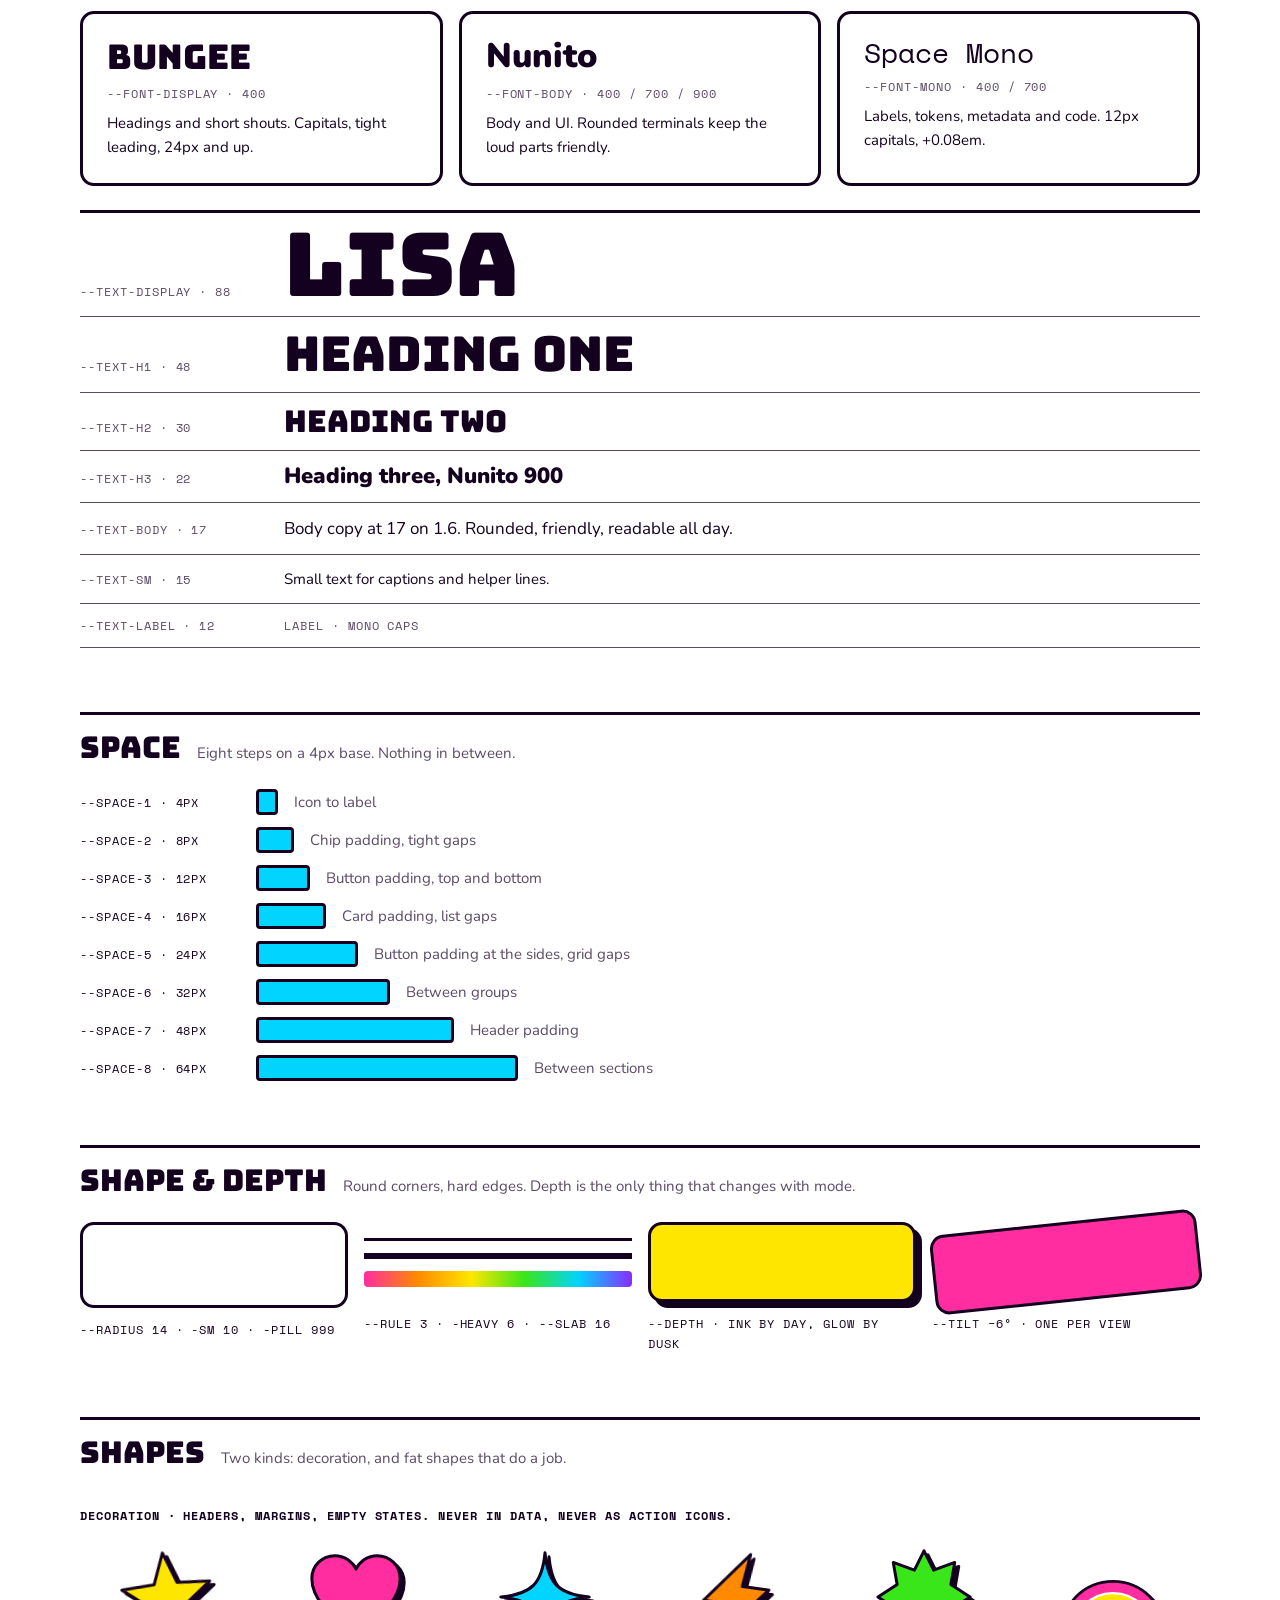
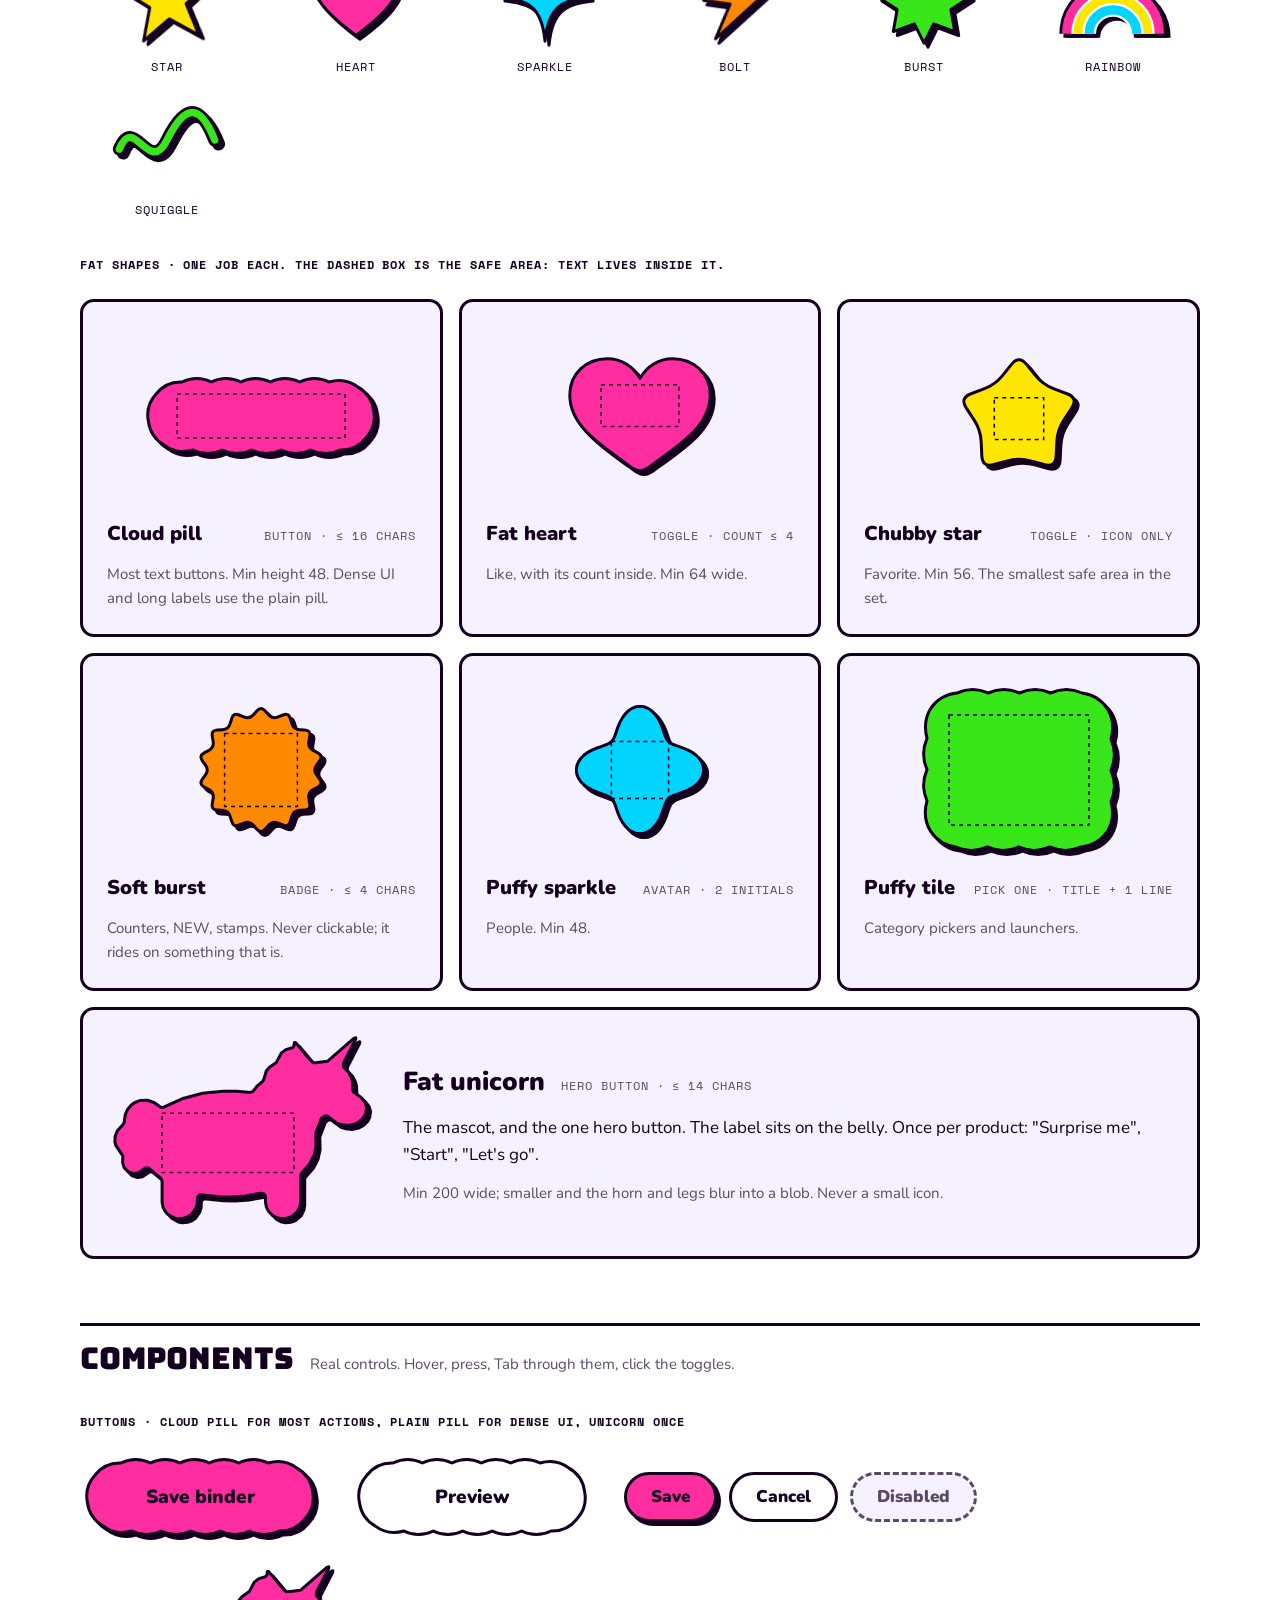
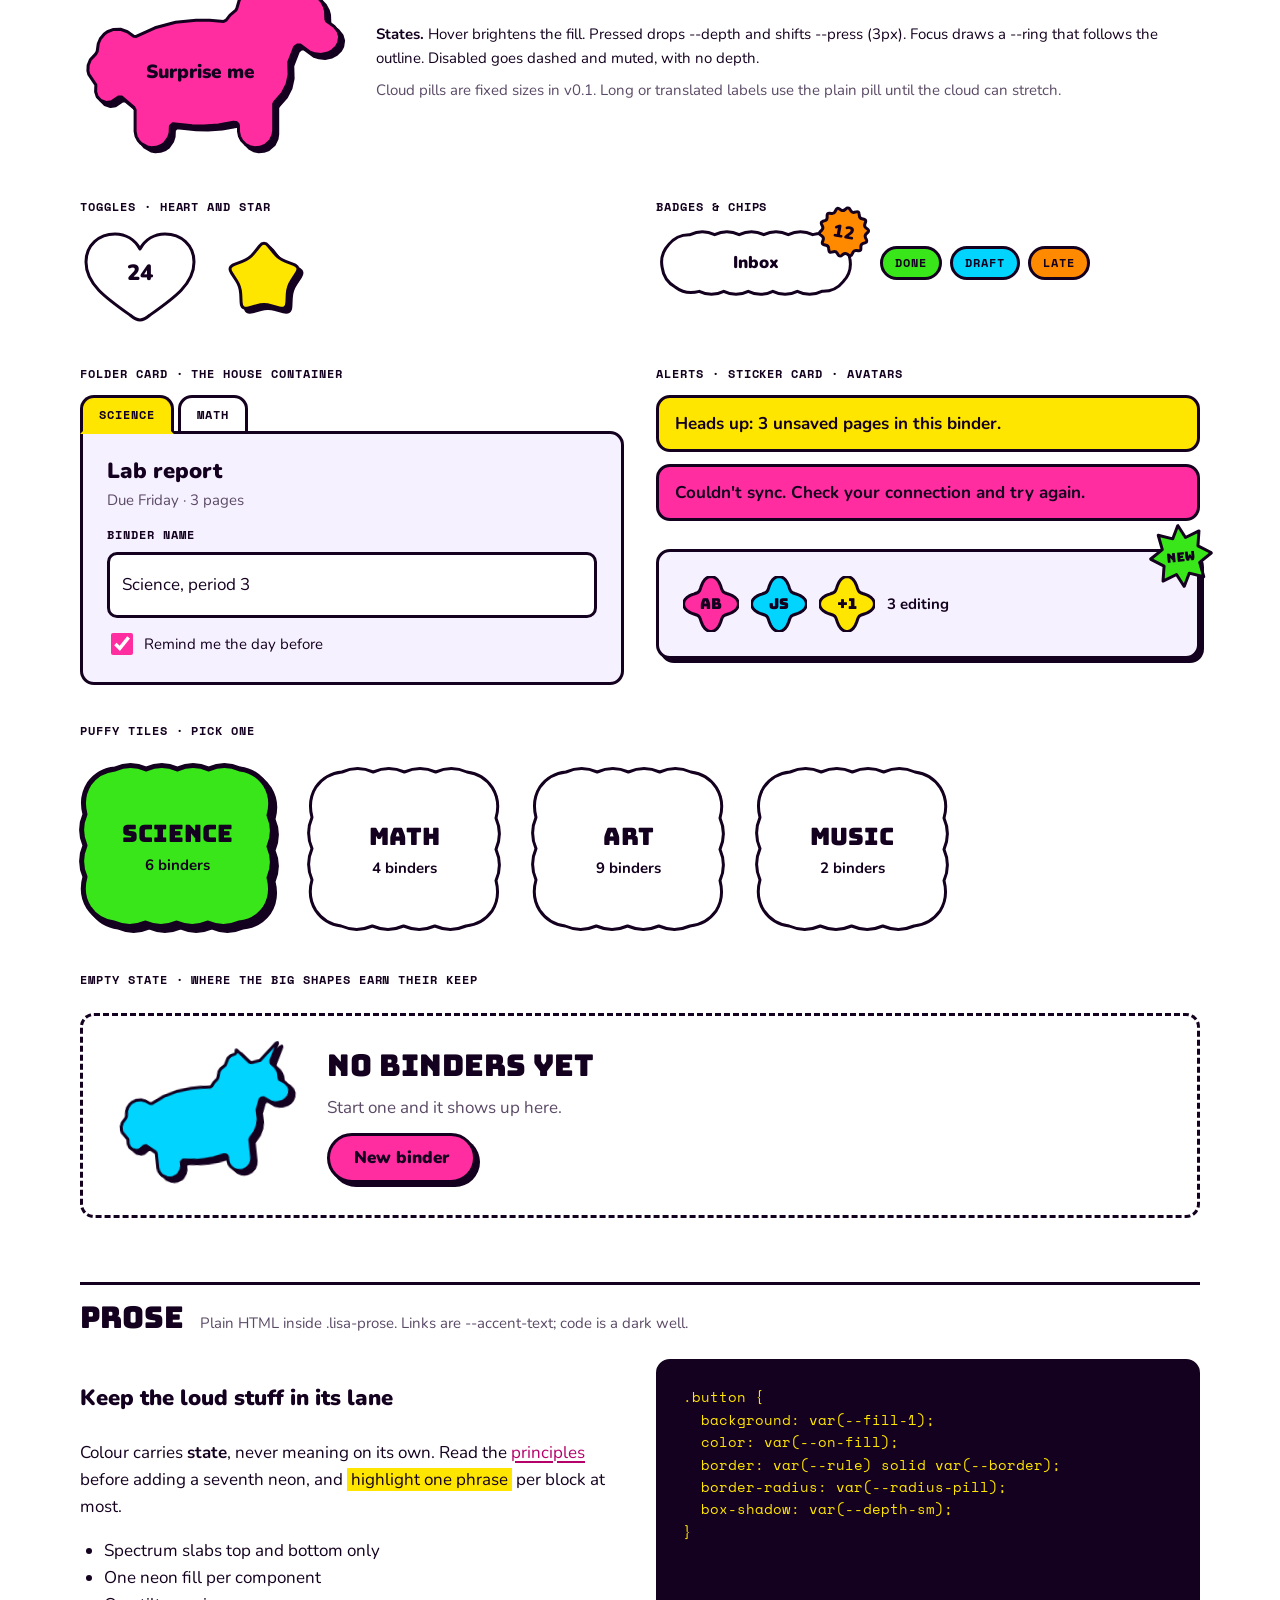
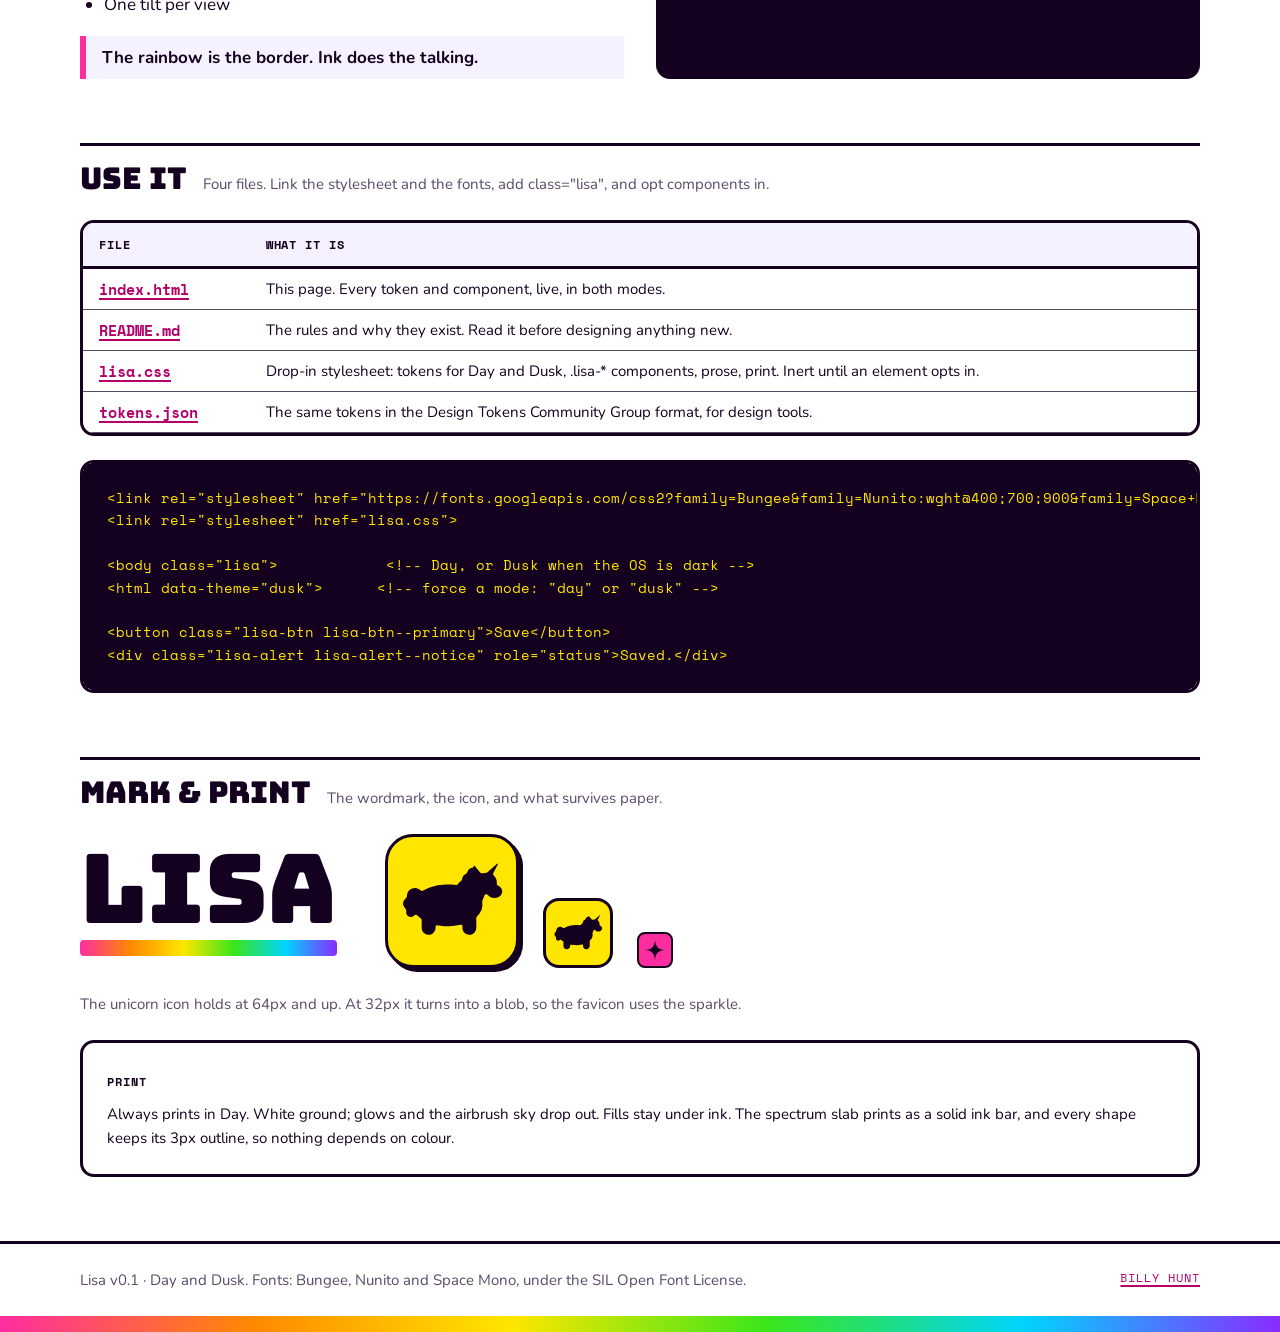
<file: systems/lisa/index.html>
<!doctype html>
<html lang="en">
<head>
<meta charset="utf-8">
<meta name="viewport" content="width=device-width, initial-scale=1, viewport-fit=cover">
<title>Lisa style guide</title>
<meta name="description" content="Lisa: a neon, 90s-school-supplies design system with Day and Dusk modes, fat shapes, live tokens and a drop-in stylesheet.">
<link rel="icon" href="data:image/svg+xml,%3Csvg xmlns='http://www.w3.org/2000/svg' viewBox='0 0 100 100'%3E%3Crect x='3' y='3' width='94' height='94' rx='22' fill='%23FF2DA0' stroke='%2314001F' stroke-width='6'/%3E%3Cpath d='M50 14 C52 40 60 48 86 50 C60 52 52 60 50 86 C48 60 40 52 14 50 C40 48 48 40 50 14 Z' fill='%2314001F'/%3E%3C/svg%3E">
<link rel="preconnect" href="https://fonts.googleapis.com">
<link rel="preconnect" href="https://fonts.gstatic.com" crossorigin>
<link rel="stylesheet" href="https://fonts.googleapis.com/css2?family=Bungee&amp;family=Nunito:wght@400;700;900&amp;family=Space+Mono:wght@400;700&amp;display=swap">
<style>
/* lisa.css, inlined so this page works on its own. The separate lisa.css is the drop-in copy. */
/*
 * Lisa v0.1 — drop-in stylesheet.
 *
 * Neon fills under ink, 3px edges, shadows by day and glow by night.
 * Tokens live on :root. Day is the default; Dusk applies when the OS is in
 * dark mode (unless the page sets data-theme="day"), or whenever the root
 * element has data-theme="dusk".
 *
 * Nothing here styles bare elements. Opt in with class="lisa" on a wrapper
 * (usually <body>) and the .lisa-* component classes below.
 *
 * Fonts: load Bungee, Nunito (400/700/900) and Space Mono (400/700) yourself,
 * e.g. from Google Fonts. See README.md.
 */

/* ------------------------------------------------------------------ tokens */

:root {
  /* colour · Day */
  --bg: #FFFFFF;
  --surface: #F6F1FF;
  --text: #14001F;
  --text-muted: #5B4A66;
  --border: #14001F;
  --accent-text: #B5006A;
  --on-fill: #14001F;
  --on-fill-6: #FFFFFF;
  --ring: #8A2BFF;
  --fill-1: #FF2DA0;
  --fill-2: #FF8A00;
  --fill-3: #FFE600;
  --fill-4: #39E61A;
  --fill-5: #00D4FF;
  --fill-6: #8A2BFF;
  --code-bg: #14001F;
  --code-text: #FFE600;
  --spectrum: linear-gradient(90deg, var(--fill-1), var(--fill-2), var(--fill-3), var(--fill-4), var(--fill-5), var(--fill-6));
  --sky: var(--bg);

  /* depth · Day: hard ink shadows */
  --depth: 6px 6px 0 var(--border);
  --depth-sm: 4px 4px 0 var(--border);
  --depth-shape: drop-shadow(4px 4px 0 var(--border));

  /* type */
  --font-display: 'Bungee', 'Arial Black', Impact, sans-serif;
  --font-body: 'Nunito', ui-rounded, 'SF Pro Rounded', system-ui, sans-serif;
  --font-mono: 'Space Mono', ui-monospace, Menlo, Consolas, monospace;
  --text-label: 12px;
  --text-sm: 15px;
  --text-body: 17px;
  --text-h3: 22px;
  --text-h2: 30px;
  --text-h1: 48px;
  --text-display: 88px;
  --leading: 1.6;

  /* space · 4px base */
  --space-1: 4px;
  --space-2: 8px;
  --space-3: 12px;
  --space-4: 16px;
  --space-5: 24px;
  --space-6: 32px;
  --space-7: 48px;
  --space-8: 64px;

  /* shape + motion */
  --radius-sm: 10px;
  --radius: 14px;
  --radius-pill: 999px;
  --rule: 3px;
  --rule-heavy: 6px;
  --slab: 16px;
  --tilt: -6deg;
  --press: 3px;
  --dur: 120ms;

  color-scheme: light;
}

@media (prefers-color-scheme: dark) {
  :root:not([data-theme="day"]) {
    --bg: #160B2B;
    --surface: #24123F;
    --text: #F6EEFF;
    --text-muted: #B9A6D6;
    --border: #B9A6D6;
    --accent-text: #FF4FD8;
    --on-fill: #160B2B;
    --on-fill-6: #160B2B;
    --ring: #F6EEFF;
    --fill-1: #FF4FD8;
    --fill-2: #FF9F45;
    --fill-3: #FFE600;
    --fill-4: #39E61A;
    --fill-5: #3DE8FF;
    --fill-6: #9B5CFF;
    --code-bg: #0E061D;
    --sky: radial-gradient(560px 280px at 85% 30%, rgb(255 79 216 / .45), transparent 70%), radial-gradient(460px 240px at 60% 100%, rgb(61 232 255 / .3), transparent 70%), var(--bg);
    --depth: 0 0 28px rgb(255 79 216 / .55);
    --depth-sm: 0 0 18px rgb(255 79 216 / .45);
    --depth-shape: drop-shadow(0 0 12px rgb(255 79 216 / .55));
    color-scheme: dark;
  }
}

:root[data-theme="dusk"] {
  --bg: #160B2B;
  --surface: #24123F;
  --text: #F6EEFF;
  --text-muted: #B9A6D6;
  --border: #B9A6D6;
  --accent-text: #FF4FD8;
  --on-fill: #160B2B;
  --on-fill-6: #160B2B;
  --ring: #F6EEFF;
  --fill-1: #FF4FD8;
  --fill-2: #FF9F45;
  --fill-3: #FFE600;
  --fill-4: #39E61A;
  --fill-5: #3DE8FF;
  --fill-6: #9B5CFF;
  --code-bg: #0E061D;
  --sky: radial-gradient(560px 280px at 85% 30%, rgb(255 79 216 / .45), transparent 70%), radial-gradient(460px 240px at 60% 100%, rgb(61 232 255 / .3), transparent 70%), var(--bg);
  --depth: 0 0 28px rgb(255 79 216 / .55);
  --depth-sm: 0 0 18px rgb(255 79 216 / .45);
  --depth-shape: drop-shadow(0 0 12px rgb(255 79 216 / .55));
  color-scheme: dark;
}

/* -------------------------------------------------------------------- base */

.lisa {
  background: var(--bg);
  color: var(--text);
  font-family: var(--font-body);
  font-size: var(--text-body);
  line-height: var(--leading);
}
.lisa a { color: var(--accent-text); text-decoration-thickness: 2px; text-underline-offset: 3px; }
.lisa a:hover { color: var(--text); }
.lisa :focus-visible { outline: var(--rule) solid var(--ring); outline-offset: 3px; }

.lisa-display { font-family: var(--font-display); font-weight: 400; font-size: var(--text-display); line-height: .9; margin: 0; text-transform: uppercase; }
.lisa-h1 { font-family: var(--font-display); font-weight: 400; font-size: var(--text-h1); line-height: 1.05; margin: 0; text-transform: uppercase; text-wrap: balance; }
.lisa-h2 { font-family: var(--font-display); font-weight: 400; font-size: var(--text-h2); line-height: 1.1; margin: 0; text-transform: uppercase; text-wrap: balance; }
.lisa-h3 { font-weight: 900; font-size: var(--text-h3); line-height: 1.25; margin: 0; text-wrap: balance; }
.lisa-label { font-family: var(--font-mono); font-size: var(--text-label); letter-spacing: .08em; text-transform: uppercase; }
.lisa-muted { color: var(--text-muted); }

.lisa-slab { height: var(--slab); background: var(--spectrum); }
.lisa-rule { border: 0; height: var(--rule); background: var(--border); margin: 0; }

/* ------------------------------------------------------------- containers */

.lisa-card {
  background: var(--surface);
  border: var(--rule) solid var(--border);
  border-radius: var(--radius);
  padding: var(--space-5);
}
.lisa-card--lifted { box-shadow: var(--depth-sm); }

/* Folder card: the house container. Tabs sit on the top edge. */
.lisa-folder { display: flex; flex-direction: column; }
.lisa-folder__tabs { display: flex; gap: var(--space-1); position: relative; z-index: 1; margin-bottom: calc(var(--rule) * -1); flex-wrap: wrap; }
.lisa-folder__tab {
  font-family: var(--font-mono); font-size: var(--text-label); letter-spacing: .08em; text-transform: uppercase; font-weight: 700;
  background: var(--bg); color: var(--text);
  border: var(--rule) solid var(--border); border-radius: var(--radius) var(--radius) 0 0;
  padding: var(--space-2) var(--space-4); cursor: pointer;
}
.lisa-folder__tab[aria-selected="true"] { background: var(--fill-3); color: var(--on-fill); border-bottom-color: var(--fill-3); }
.lisa-folder__body {
  background: var(--surface);
  border: var(--rule) solid var(--border);
  border-radius: 0 var(--radius) var(--radius) var(--radius);
  padding: var(--space-5);
}

/* ---------------------------------------------------------------- buttons */

/* Plain pill: dense UI, long or translated labels. */
.lisa-btn {
  font-family: var(--font-body); font-weight: 900; font-size: var(--text-body); line-height: 1.2;
  background: var(--bg); color: var(--text);
  border: var(--rule) solid var(--border); border-radius: var(--radius-pill);
  padding: var(--space-3) var(--space-5); min-height: 48px;
  cursor: pointer; transition: transform var(--dur);
}
.lisa-btn--primary { background: var(--fill-1); color: var(--on-fill); box-shadow: var(--depth-sm); }
.lisa-btn:hover { filter: brightness(1.06); }
.lisa-btn:active { transform: translate(var(--press), var(--press)); box-shadow: none; }
.lisa-btn:disabled, .lisa-btn[aria-disabled="true"] {
  background: var(--surface); color: var(--text-muted);
  border-style: dashed; border-color: var(--text-muted);
  box-shadow: none; filter: none; transform: none; cursor: not-allowed;
}

/* Fat shapes as controls. The SVG draws the shape; the <span> is the label.
   Put two <use> elements in the SVG: .ring (focus) then .fill. */
.lisa-fat {
  position: relative; display: inline-flex; flex-direction: column; align-items: center; justify-content: center; gap: 6px;
  border: 0; background: none; padding: 0; flex-shrink: 0;
  font-family: var(--font-body); font-weight: 900; font-size: 19px; color: var(--on-fill);
  cursor: pointer; transition: transform var(--dur);
}
.lisa-fat > svg { position: absolute; inset: 0; width: 100%; height: 100%; overflow: visible; filter: var(--depth-shape); }
.lisa-fat > span { position: relative; }
.lisa-fat .ring { fill: none; stroke: transparent; stroke-width: 14px; stroke-linejoin: round; }
.lisa-fat .fill { fill: var(--shape-fill, var(--fill-1)); stroke: var(--border); stroke-width: var(--rule); stroke-linejoin: round; }
.lisa-fat:hover .fill { filter: brightness(1.07) saturate(1.1); }
.lisa-fat:active { transform: translate(var(--press), var(--press)); }
.lisa-fat:active > svg { filter: none; }
.lisa .lisa-fat:focus-visible { outline: none; }
.lisa-fat:focus-visible .ring { stroke: var(--ring); }

/* Secondary and "off" states: paper fill, no depth. */
.lisa-fat--secondary, .lisa-fat[aria-pressed="false"] { color: var(--text); }
.lisa-fat--secondary .fill, .lisa-fat[aria-pressed="false"] .fill { fill: var(--bg); }
.lisa-fat--secondary > svg, .lisa-fat[aria-pressed="false"] > svg { filter: none; }

/* Sizes. Labels sit inside each shape's safe area. */
.lisa-fat--cloud { width: 240px; height: 84px; }
.lisa-fat--heart { width: 120px; height: 100px; font-size: 22px; }
.lisa-fat--heart > span { margin-top: -10px; }
.lisa-fat--star { width: 80px; height: 80px; --shape-fill: var(--fill-3); }
.lisa-fat--tile { width: 200px; height: 170px; }
.lisa-fat--tile[aria-pressed="true"] { transform: translate(-3px, -3px); }
.lisa-fat--tile[aria-pressed="true"] .fill { stroke-width: 5px; }
.lisa-fat--tile .lisa-fat__title { font-family: var(--font-display); font-weight: 400; font-size: 24px; }
.lisa-fat--tile .lisa-fat__meta { font-size: var(--text-sm); font-weight: 700; }
.lisa-fat--unicorn { width: 264px; height: 198px; }
.lisa-fat--unicorn > span { position: absolute; left: 20.8%; top: 40%; width: 50%; height: 30%; display: flex; align-items: center; justify-content: center; }

/* -------------------------------------------------------- chips, alerts */

.lisa-chip {
  display: inline-block;
  font-family: var(--font-mono); font-size: var(--text-label); letter-spacing: .08em; text-transform: uppercase; font-weight: 700;
  background: var(--bg); color: var(--text);
  border: var(--rule) solid var(--border); border-radius: var(--radius-pill);
  padding: var(--space-1) var(--space-3);
}
.lisa-chip--done { background: var(--fill-4); color: var(--on-fill); }
.lisa-chip--draft { background: var(--fill-5); color: var(--on-fill); }
.lisa-chip--late { background: var(--fill-2); color: var(--on-fill); }

.lisa-alert {
  border: var(--rule) solid var(--border); border-radius: var(--radius);
  padding: var(--space-3) var(--space-4); font-weight: 700; color: var(--on-fill);
}
.lisa-alert--notice { background: var(--fill-3); }
.lisa-alert--error { background: var(--fill-1); }
.lisa-alert--success { background: var(--fill-4); }

/* Shapes used as decoration, badges and avatars. */
.lisa-shape { fill: var(--shape-fill, var(--fill-1)); stroke: var(--border); stroke-width: var(--rule); stroke-linejoin: round; }
.lisa-glyph { fill: var(--on-fill); font-family: var(--font-body); font-weight: 900; }
.lisa-lift { filter: var(--depth-shape); }
.lisa-tilt { transform: rotate(var(--tilt)); }

/* ------------------------------------------------------------------ forms */

.lisa-field { display: flex; flex-direction: column; gap: var(--space-2); }
.lisa-field > label { font-family: var(--font-mono); font-size: var(--text-label); letter-spacing: .08em; text-transform: uppercase; font-weight: 700; }
.lisa-input {
  font: inherit; font-family: var(--font-body);
  background: var(--bg); color: var(--text);
  border: var(--rule) solid var(--border); border-radius: var(--radius-sm);
  padding: var(--space-2) var(--space-3); min-height: 44px;
}
.lisa-check { display: flex; align-items: center; gap: var(--space-2); font-size: var(--text-sm); }
.lisa-check input { width: 22px; height: 22px; accent-color: var(--fill-1); }

/* ------------------------------------------------------------------ prose */

.lisa-prose > * + * { margin-top: var(--space-3); }
.lisa-prose h1, .lisa-prose h2 { font-family: var(--font-display); font-weight: 400; text-transform: uppercase; line-height: 1.1; }
.lisa-prose h3 { font-weight: 900; font-size: var(--text-h3); }
.lisa-prose ul, .lisa-prose ol { padding-left: var(--space-5); }
.lisa-prose blockquote { margin: 0; border-left: var(--rule-heavy) solid var(--fill-1); background: var(--surface); padding: var(--space-2) var(--space-4); font-weight: 700; }
.lisa-prose mark { background: var(--fill-3); color: var(--on-fill); padding: 0 var(--space-1); }
.lisa-code, .lisa-prose pre {
  background: var(--code-bg); color: var(--code-text);
  border: var(--rule) solid var(--border); border-radius: var(--radius);
  padding: var(--space-5); font-family: var(--font-mono); font-size: 14px; line-height: 1.6;
  overflow-x: auto; margin: 0;
}

/* ------------------------------------------------------- motion + print */

@media (prefers-reduced-motion: reduce) {
  .lisa-btn, .lisa-fat { transition: none; }
}

@media print {
  :root, :root:not([data-theme="day"]), :root[data-theme="dusk"] {
    --bg: #FFFFFF; --surface: #FFFFFF; --text: #14001F; --text-muted: #5B4A66; --border: #14001F;
    --accent-text: #14001F; --on-fill: #14001F; --sky: #FFFFFF;
    --depth: none; --depth-sm: none; --depth-shape: none;
    color-scheme: light;
  }
  .lisa-slab { background: var(--border); height: var(--rule-heavy); }
}
</style>
<script>
  try { var t = localStorage.getItem('lisa-theme'); if (t === 'day' || t === 'dusk') document.documentElement.setAttribute('data-theme', t); } catch (e) {}
</script>
<style>
  body { margin: 0; }
  .wrap { max-width: 1120px; margin: 0 auto; padding-left: max(16px, env(safe-area-inset-left, 0px)); padding-right: max(16px, env(safe-area-inset-right, 0px)); }
  .stack { display: flex; flex-direction: column; }
  .row { display: flex; flex-wrap: wrap; align-items: center; }
  .grid { display: grid; gap: var(--space-4); }
  .g-160 { grid-template-columns: repeat(auto-fill, minmax(160px, 1fr)); }
  .g-220 { grid-template-columns: repeat(auto-fill, minmax(220px, 1fr)); }
  .g-300 { grid-template-columns: repeat(auto-fit, minmax(min(300px, 100%), 1fr)); }
  .g-2 { grid-template-columns: repeat(auto-fit, minmax(min(420px, 100%), 1fr)); }
  header.top { background: var(--sky); }
  header.top .wrap { padding-block: var(--space-6) var(--space-6); display: flex; flex-direction: column; gap: var(--space-5); }
  .bar { justify-content: space-between; gap: var(--space-4); }
  .bar a { font-family: var(--font-mono); font-size: var(--text-label); letter-spacing: .08em; text-transform: uppercase; font-weight: 700; }
  .switch { display: flex; border: var(--rule) solid var(--border); border-radius: var(--radius-pill); overflow: hidden; }
  .switch button { font-family: var(--font-mono); font-size: 13px; letter-spacing: .08em; text-transform: uppercase; font-weight: 700; min-height: 44px; padding: 0 18px; border: 0; background: transparent; color: var(--text); cursor: pointer; }
  .switch button[aria-pressed="true"] { background: var(--text); color: var(--bg); }
  .hero { align-items: flex-end; gap: var(--space-6); }
  .hero h1 { font-size: clamp(72px, 16vw, 168px); }
  .lede { font-size: var(--text-h3); font-weight: 900; line-height: 1.35; max-width: 760px; margin: 0; text-wrap: balance; }
  .intro { max-width: 68ch; margin: 0; color: var(--text-muted); }
  nav.sections { gap: var(--space-2); }
  nav.sections a { color: var(--text); text-decoration: none; border: var(--rule) solid var(--border); border-radius: var(--radius-pill); padding: var(--space-2) var(--space-4); background: var(--bg); }
  nav.sections a:hover { background: var(--fill-3); color: var(--on-fill); }
  main .wrap { padding-block: var(--space-6) var(--space-8); display: flex; flex-direction: column; gap: var(--space-8); }
  section { display: flex; flex-direction: column; gap: var(--space-5); scroll-margin-top: var(--space-4); }
  .sec-head { display: flex; align-items: baseline; gap: var(--space-4); flex-wrap: wrap; border-top: var(--rule) solid var(--border); padding-top: var(--space-4); }
  .sec-head p { margin: 0; font-size: var(--text-sm); color: var(--text-muted); }
  .sub { font-weight: 700; margin-top: var(--space-3); }
  .principle { display: flex; flex-direction: column; gap: var(--space-2); }
  .principle p { margin: 0; font-size: var(--text-sm); color: var(--text-muted); }
  .swatch { display: flex; flex-direction: column; gap: var(--space-2); min-width: 0; }
  .chip-color { height: 64px; border: var(--rule) solid var(--border); border-radius: var(--radius); }
  .swatch .vals { color: var(--text-muted); line-height: 1.7; }
  .swatch .role { font-size: var(--text-sm); line-height: 1.4; }
  .table-box { overflow-x: auto; border: var(--rule) solid var(--border); border-radius: var(--radius); }
  table { border-collapse: collapse; width: 100%; min-width: 560px; font-size: var(--text-sm); font-variant-numeric: tabular-nums; }
  th { text-align: left; background: var(--surface); border-bottom: var(--rule) solid var(--border); padding: var(--space-3) var(--space-4); }
  td { padding: var(--space-2) var(--space-4); border-bottom: 1px solid var(--text-muted); }
  td:first-child { font-family: var(--font-mono); }
  td.n { font-weight: 700; }
  .family { display: flex; flex-direction: column; gap: var(--space-2); }
  .family p { margin: 0; font-size: var(--text-sm); }
  .scale-row { display: flex; align-items: baseline; gap: var(--space-5); padding: var(--space-3) 0; border-bottom: 1px solid var(--text-muted); flex-wrap: wrap; }
  .scale-row > .lisa-label { width: 180px; flex-shrink: 0; color: var(--text-muted); }
  .scale-row > span:last-child { min-width: 0; overflow-wrap: anywhere; }
  .space-row { display: flex; align-items: center; gap: var(--space-4); flex-wrap: wrap; }
  .space-row > .lisa-label { width: 160px; flex-shrink: 0; }
  .space-bar { height: 20px; background: var(--fill-5); border: var(--rule) solid var(--border); border-radius: 4px; }
  .demo { display: flex; flex-direction: column; gap: var(--space-3); }
  .demo-box { height: 80px; border: var(--rule) solid var(--border); border-radius: var(--radius); }
  .decor { display: flex; flex-direction: column; align-items: center; gap: var(--space-3); }
  .fat-card { display: flex; flex-direction: column; gap: var(--space-3); }
  .fat-card .stage { height: 180px; display: flex; align-items: center; justify-content: center; }
  .fat-card .stage svg { overflow: visible; max-width: 100%; }
  .fat-card .name { display: flex; justify-content: space-between; align-items: baseline; gap: var(--space-3); flex-wrap: wrap; }
  .fat-card .name strong { font-size: 20px; font-weight: 900; }
  .fat-card p { margin: 0; font-size: var(--text-sm); color: var(--text-muted); }
  .safe { fill: none; stroke: var(--on-fill); stroke-width: 1.5px; stroke-dasharray: 4 4; }
  .unicorn-card { display: flex; gap: var(--space-6); align-items: center; flex-wrap: wrap; grid-column: 1 / -1; }
  .unicorn-card > div { flex: 1 1 300px; display: flex; flex-direction: column; gap: var(--space-3); min-width: 0; }
  .unicorn-card p { margin: 0; }
  .comp-row { gap: var(--space-6); }
  .inbox { position: relative; width: 200px; height: 70px; display: flex; align-items: center; justify-content: center; font-weight: 900; }
  .inbox > svg:first-child { position: absolute; inset: 0; overflow: visible; }
  .inbox > span { position: relative; }
  .inbox .badge { position: absolute; right: -14px; top: -22px; transform: rotate(10deg); overflow: visible; }
  .sticker-card { position: relative; display: flex; align-items: center; gap: var(--space-3); margin-top: var(--space-4); flex-wrap: wrap; }
  .sticker-card .corner { position: absolute; right: -16px; top: -28px; }
  .avatar { position: relative; width: 56px; height: 56px; display: flex; align-items: center; justify-content: center; font-family: var(--font-display); font-size: 15px; color: var(--on-fill); }
  .avatar svg { position: absolute; inset: 0; overflow: visible; }
  .avatar span { position: relative; }
  .tiles { display: flex; flex-wrap: wrap; gap: var(--space-5); }
  .empty { display: flex; align-items: center; gap: var(--space-6); border: var(--rule) dashed var(--border); border-radius: var(--radius); padding: var(--space-6); flex-wrap: wrap; }
  .empty > div { display: flex; flex-direction: column; gap: var(--space-3); align-items: flex-start; flex: 1 1 260px; }
  .empty p { margin: 0; color: var(--text-muted); }
  .note { font-size: var(--text-sm); color: var(--text-muted); margin: 0; }
  .mark { gap: var(--space-7); align-items: center; }
  .wordmark { display: flex; flex-direction: column; gap: var(--space-2); }
  .wordmark span { font-family: var(--font-display); font-size: 96px; line-height: .9; }
  .icons { display: flex; gap: var(--space-5); align-items: flex-end; }
  .icon-tile { border: var(--rule) solid var(--border); background: var(--fill-3); display: flex; align-items: center; justify-content: center; }
  .files td:first-child a { font-weight: 700; }
  footer { border-top: var(--rule) solid var(--border); }
  footer .wrap { padding-block: var(--space-5); display: flex; justify-content: space-between; gap: var(--space-4); flex-wrap: wrap; font-size: var(--text-sm); color: var(--text-muted); }
  @media (max-width: 560px) {
    .scale-row > .lisa-label, .space-row > .lisa-label { width: 100%; }
    .wordmark span { font-size: 72px; }
  }
</style>
</head>
<body class="lisa">

<svg xmlns="http://www.w3.org/2000/svg" style="display: none" aria-hidden="true">
  <symbol id="lisa-cloud" viewBox="0 0 240 84"><path vector-effect="non-scaling-stroke" d="M41 8 Q55.7 0.8 70.4 8 Q85.1 0.8 99.8 8 Q114.6 0.8 129.3 8 Q144 0.8 158.7 8 Q173.4 0.8 188.1 8 Q204.3 3.5 216.6 12.9 Q230.6 20.7 232.6 36.6 Q235.7 52.3 224.9 64 Q215 76.6 199 76 Q184.3 83.2 169.6 76 Q154.9 83.2 140.2 76 Q125.4 83.2 110.7 76 Q96 83.2 81.3 76 Q66.6 83.2 51.9 76 Q35.7 80.5 23.4 71.1 Q9.4 63.3 7.4 47.4 Q4.3 31.7 15.1 20 Q25 7.4 41 8 Z"/></symbol>
  <symbol id="lisa-heart" viewBox="0 0 120 100"><path vector-effect="non-scaling-stroke" d="M60 92 Q56 92 50 87 C26 70 6 56 6 34 C6 17 19 6 35 6 C46 6 55 12 60 21 C65 12 74 6 85 6 C101 6 114 17 114 34 C114 56 94 70 70 87 Q64 92 60 92 Z"/></symbol>
  <symbol id="lisa-star" viewBox="0 0 100 100"><path vector-effect="non-scaling-stroke" d="M44.2 10.3 Q50 3 55.8 10.3 L62.4 18.6 Q68.2 25.9 77 29.2 L86.9 32.9 Q95.7 36.2 90.5 44 L84.7 52.8 Q79.5 60.6 79.1 69.9 L78.6 80.5 Q78.2 89.8 69.2 87.3 L59 84.5 Q50 82 41 84.5 L30.8 87.3 Q21.8 89.8 21.4 80.5 L20.9 69.9 Q20.5 60.6 15.3 52.8 L9.5 44 Q4.3 36.2 13.1 32.9 L23 29.2 Q31.8 25.9 37.6 18.6 Z"/></symbol>
  <symbol id="lisa-burst" viewBox="0 0 100 100"><path vector-effect="non-scaling-stroke" d="M46.9 4.5 Q50 1 53.1 4.5 L55.8 7.5 Q58.9 11 63.2 9.2 L66.9 7.7 Q71.3 5.9 72.5 10.4 L73.7 14.2 Q74.9 18.7 79.6 19 L83.6 19.2 Q88.3 19.4 87.5 24.1 L86.8 28 Q86 32.6 90.1 34.9 L93.7 36.8 Q97.8 39.1 95.1 42.9 L92.7 46.2 Q90 50 92.7 53.8 L95.1 57.1 Q97.8 60.9 93.7 63.2 L90.1 65.1 Q86 67.4 86.8 72 L87.5 75.9 Q88.3 80.6 83.6 80.8 L79.6 81 Q74.9 81.3 73.7 85.8 L72.5 89.6 Q71.3 94.1 66.9 92.3 L63.2 90.8 Q58.9 89 55.8 92.5 L53.1 95.5 Q50 99 46.9 95.5 L44.2 92.5 Q41.1 89 36.8 90.8 L33.1 92.3 Q28.7 94.1 27.5 89.6 L26.3 85.8 Q25.1 81.3 20.4 81 L16.4 80.8 Q11.7 80.6 12.5 75.9 L13.2 72 Q14 67.4 9.9 65.1 L6.3 63.2 Q2.2 60.9 4.9 57.1 L7.3 53.8 Q10 50 7.3 46.2 L4.9 42.9 Q2.2 39.1 6.3 36.8 L9.9 34.9 Q14 32.6 13.2 28 L12.5 24.1 Q11.7 19.4 16.4 19.2 L20.4 19 Q25.1 18.7 26.3 14.2 L27.5 10.4 Q28.7 5.9 33.1 7.7 L36.8 9.2 Q41.1 11 44.2 7.5 Z"/></symbol>
  <symbol id="lisa-sparkle" viewBox="0 0 100 100"><path vector-effect="non-scaling-stroke" d="M99 50 L98.6 53.2 L97.4 56.2 L95.5 59 L93 61.5 L90.1 63.6 L87 65.3 L83.8 66.7 L80.7 67.8 L78 68.7 L75.6 69.6 L73.5 70.6 L71.9 71.9 L70.6 73.5 L69.6 75.6 L68.7 78 L67.8 80.7 L66.7 83.8 L65.3 87 L63.6 90.1 L61.5 93 L59 95.5 L56.2 97.4 L53.2 98.6 L50 99 L46.8 98.6 L43.8 97.4 L41 95.5 L38.5 93 L36.4 90.1 L34.7 87 L33.3 83.8 L32.2 80.7 L31.3 78 L30.4 75.6 L29.4 73.5 L28.1 71.9 L26.5 70.6 L24.4 69.6 L22 68.7 L19.3 67.8 L16.2 66.7 L13 65.3 L9.9 63.6 L7 61.5 L4.5 59 L2.6 56.2 L1.4 53.2 L1 50 L1.4 46.8 L2.6 43.8 L4.5 41 L7 38.5 L9.9 36.4 L13 34.7 L16.2 33.3 L19.3 32.3 L22 31.3 L24.4 30.4 L26.5 29.4 L28.1 28.1 L29.4 26.5 L30.4 24.4 L31.3 22 L32.2 19.3 L33.3 16.2 L34.7 13 L36.4 9.9 L38.5 7 L41 4.5 L43.8 2.6 L46.8 1.4 L50 1 L53.2 1.4 L56.2 2.6 L59 4.5 L61.5 7 L63.6 9.9 L65.3 13 L66.7 16.2 L67.8 19.3 L68.7 22 L69.6 24.4 L70.6 26.5 L71.9 28.1 L73.5 29.4 L75.6 30.4 L78 31.3 L80.7 32.2 L83.8 33.3 L87 34.7 L90.1 36.4 L93 38.5 L95.5 41 L97.4 43.8 L98.6 46.8 Z"/></symbol>
  <symbol id="lisa-tile" viewBox="0 0 200 170"><path vector-effect="non-scaling-stroke" d="M38 8 Q53.6 1.2 69.2 8 Q84.8 1.2 100.4 8 Q116.1 1.2 131.7 8 Q147.4 1.2 162.9 8 Q179.2 10 188.3 23.6 Q196.8 37.2 192 54.2 Q198.8 69.8 192 85.4 Q198.8 101.1 192 116.7 Q196.5 133.7 187.9 147.2 Q178.3 160.5 162 162 Q146.4 168.8 130.8 162 Q115.2 168.8 99.6 162 Q83.9 168.8 68.3 162 Q52.6 168.8 37.1 162 Q20.8 160 11.7 146.4 Q3.2 132.8 8 115.8 Q1.2 100.2 8 84.6 Q1.2 68.9 8 53.3 Q3.5 36.3 12.1 22.8 Q21.7 9.5 38 8 Z"/></symbol>
  <symbol id="lisa-unicorn" viewBox="0 0 240 180"><path vector-effect="non-scaling-stroke" d="M226.2 3.4 L224.1 4.2 L200.4 24.8 L189.5 26.2 L187.6 26.1 L186.1 25.2 L171.4 7.8 L170.4 7.8 L169.9 10.9 L168.6 12.5 L162.6 14.2 L158.4 17.4 L153.9 26.0 L147.4 30.4 L144.8 33.6 L142.5 41.5 L141.5 43.1 L136.4 47.4 L132.9 52.0 L130.6 53.1 L117.8 52.1 L105.5 52.0 L86.9 53.9 L68.2 58.9 L51.1 66.8 L48.8 66.5 L43.1 62.5 L36.8 60.2 L30.5 60.4 L24.9 62.5 L22.1 64.5 L18.5 68.9 L16.6 73.4 L15.6 80.5 L14.4 82.6 L9.4 88.0 L7.4 93.1 L7.2 98.0 L8.0 101.2 L14.4 110.8 L14.2 117.1 L15.6 121.5 L18.9 125.0 L24.2 126.9 L28.6 126.2 L35.0 121.9 L37.8 121.8 L49.0 131.2 L50.1 133.5 L50.1 153.2 L51.0 157.6 L53.0 161.4 L55.2 163.9 L61.1 167.2 L64.9 168.0 L69.5 167.6 L74.0 165.9 L76.8 163.9 L80.6 158.5 L81.9 154.4 L82.2 148.2 L84.5 146.1 L102.0 148.0 L112.8 148.2 L125.8 147.2 L139.5 144.8 L142.0 145.0 L143.5 146.2 L144.1 147.9 L144.1 153.2 L145.0 157.6 L147.0 161.4 L150.6 165.0 L154.4 167.0 L158.9 168.0 L163.5 167.6 L168.0 165.9 L173.0 161.4 L175.4 156.5 L176.1 152.2 L176.1 128.1 L177.0 126.4 L184.0 118.4 L188.2 110.2 L190.1 101.5 L189.8 90.0 L195.0 76.6 L197.4 74.6 L200.2 74.5 L209.1 81.1 L213.6 82.6 L219.1 83.1 L225.4 81.8 L229.6 79.5 L233.1 76.1 L235.2 72.2 L236.0 66.9 L234.6 62.2 L230.8 57.4 L224.1 52.8 L223.5 51.2 L223.2 43.5 L222.2 39.8 L219.6 34.9 L215.2 30.2 L214.8 29.0 L215.0 26.4 L226.1 4.8 Z"/></symbol>
  <symbol id="lisa-d-star" viewBox="0 0 100 100"><path vector-effect="non-scaling-stroke" d="M50 4 L62 36 L96 38 L69 59 L79 93 L50 73 L21 93 L31 59 L4 38 L38 36 Z"/></symbol>
  <symbol id="lisa-d-heart" viewBox="0 0 100 100"><path vector-effect="non-scaling-stroke" d="M50 90 C20 68 4 50 4 31 C4 17 15 7 28 7 C38 7 46 13 50 21 C54 13 62 7 72 7 C85 7 96 17 96 31 C96 50 80 68 50 90 Z"/></symbol>
  <symbol id="lisa-d-sparkle" viewBox="0 0 100 100"><path vector-effect="non-scaling-stroke" d="M50 4 C53 36 64 47 96 50 C64 53 53 64 50 96 C47 64 36 53 4 50 C36 47 47 36 50 4 Z"/></symbol>
  <symbol id="lisa-d-bolt" viewBox="0 0 100 100"><path vector-effect="non-scaling-stroke" d="M60 4 L18 58 L46 58 L36 96 L84 38 L56 38 Z"/></symbol>
  <symbol id="lisa-d-burst" viewBox="0 0 100 100"><path vector-effect="non-scaling-stroke" d="M50 2 L60 22 L82 14 L78 37 L98 50 L78 63 L82 86 L60 78 L50 98 L40 78 L18 86 L22 63 L2 50 L22 37 L18 14 L40 22 Z"/></symbol>
</svg>

<div class="lisa-slab" aria-hidden="true"></div>

<header class="top">
  <div class="wrap">
    <div class="row bar">
      <a href="https://www.billyhunt.com/">billyhunt.com</a>
      <div class="switch" role="group" aria-label="Colour mode">
        <button type="button" data-mode="auto" aria-pressed="true">Auto</button>
        <button type="button" data-mode="day" aria-pressed="false">Day</button>
        <button type="button" data-mode="dusk" aria-pressed="false">Dusk</button>
      </div>
    </div>
    <div class="row hero">
      <h1 class="lisa-display">Lisa</h1>
      <svg role="img" aria-label="Version 0.1" width="120" height="120" viewBox="0 0 100 100" class="lisa-lift lisa-tilt" style="margin-bottom: var(--space-3)"><use href="#lisa-d-burst" class="lisa-shape" style="--shape-fill: var(--fill-3)"/><text x="50" y="57" text-anchor="middle" font-size="18" class="lisa-glyph" style="font-family: var(--font-display); font-weight: 400">v0.1</text></svg>
    </div>
    <p class="lede">Ink does the talking. The rainbow does the shouting. Shadows by day, glow by night.</p>
    <p class="intro">Lisa is a neon, 90s-school-supplies design system with two modes, Day and Dusk. Every value on this page comes from one set of tokens, the same ones in <a href="lisa.css">lisa.css</a>. Flip the mode switch and only the tokens change. The <a href="README.md">rulebook</a> explains why; <a href="tokens.json">tokens.json</a> has the same values for design tools.</p>
    <nav class="row sections lisa-label" aria-label="Sections">
      <a href="#principles">Principles</a><a href="#colour">Colour</a><a href="#type">Type</a><a href="#space">Space</a><a href="#shape">Shape</a><a href="#shapes">Shapes</a><a href="#components">Components</a><a href="#prose">Prose</a><a href="#use">Use it</a><a href="#mark">Mark</a>
    </nav>
  </div>
</header>

<main>
<div class="wrap">

<section id="principles">
  <div class="sec-head"><h2 class="lisa-h2">Principles</h2><p>Six rules. When in doubt, these win.</p></div>
  <div class="grid g-300">
    <div class="lisa-card principle"><span class="lisa-label">1</span><h3 class="lisa-h3">Neon is a fill.</h3><p>By Day it never carries text. By Dusk it may, because every fill passes 4.5:1 on Midnight.</p></div>
    <div class="lisa-card principle"><span class="lisa-label">2</span><h3 class="lisa-h3">Ink does the talking.</h3><p>One text colour, one muted, one accent for links. That is all the coloured text there is.</p></div>
    <div class="lisa-card principle"><span class="lisa-label">3</span><h3 class="lisa-h3">Every edge is 3px.</h3><p>Borders, rules, outlines and shapes. It keeps the neon from melting together, and it keeps working when colour drops out.</p></div>
    <div class="lisa-card principle"><span class="lisa-label">4</span><h3 class="lisa-h3">Shadows by day, glow by night.</h3><p>Depth is the one token that changes shape between modes. Everything else only swaps colour.</p></div>
    <div class="lisa-card principle"><span class="lisa-label">5</span><h3 class="lisa-h3">Tilt one thing per view.</h3><p>A sticker, a badge, a burst. Two tilted things and the page looks dropped.</p></div>
    <div class="lisa-card principle"><span class="lisa-label">6</span><h3 class="lisa-h3">One job per shape.</h3><p>Two buttons, two toggles, a badge, an avatar, a tile and one unicorn. Shapes never swap jobs.</p></div>
  </div>
</section>

<section id="colour">
  <div class="sec-head"><h2 class="lisa-h2">Colour</h2><p>Seventeen tokens. Same names in both modes; the values swap.</p></div>
  <div class="grid g-220">
    <div class="swatch"><div class="chip-color" style="background: var(--bg)"></div><span class="lisa-label">--bg</span><span class="role">Page ground</span><span class="lisa-label vals">Day Paper #FFFFFF<br>Dusk Midnight #160B2B</span></div>
    <div class="swatch"><div class="chip-color" style="background: var(--surface)"></div><span class="lisa-label">--surface</span><span class="role">Cards, wells, table heads</span><span class="lisa-label vals">Day Lilac #F6F1FF<br>Dusk Dusk #24123F</span></div>
    <div class="swatch"><div class="chip-color" style="background: var(--text)"></div><span class="lisa-label">--text</span><span class="role">Body text</span><span class="lisa-label vals">Day Ink #14001F<br>Dusk Starlight #F6EEFF</span></div>
    <div class="swatch"><div class="chip-color" style="background: var(--text-muted)"></div><span class="lisa-label">--text-muted</span><span class="role">Secondary text, metadata</span><span class="lisa-label vals">Day Smudge #5B4A66<br>Dusk Moonlight #B9A6D6</span></div>
    <div class="swatch"><div class="chip-color" style="background: var(--border)"></div><span class="lisa-label">--border</span><span class="role">Every edge, 3px</span><span class="lisa-label vals">Day Ink #14001F<br>Dusk Moonlight #B9A6D6</span></div>
    <div class="swatch"><div class="chip-color" style="background: var(--accent-text)"></div><span class="lisa-label">--accent-text</span><span class="role">Links. The only coloured text.</span><span class="lisa-label vals">Day Berry #B5006A<br>Dusk Flamingo #FF4FD8</span></div>
    <div class="swatch"><div class="chip-color" style="background: var(--on-fill)"></div><span class="lisa-label">--on-fill</span><span class="role">Text on any fill</span><span class="lisa-label vals">Day Ink #14001F<br>Dusk Midnight #160B2B</span></div>
    <div class="swatch"><div class="chip-color" style="background: var(--ring)"></div><span class="lisa-label">--ring</span><span class="role">Focus ring</span><span class="lisa-label vals">Day Violet #8A2BFF<br>Dusk Starlight #F6EEFF</span></div>
    <div class="swatch"><div class="chip-color" style="background: var(--fill-1)"></div><span class="lisa-label">--fill-1</span><span class="role">Primary action, errors, hearts</span><span class="lisa-label vals">Day Magenta #FF2DA0<br>Dusk Flamingo #FF4FD8</span></div>
    <div class="swatch"><div class="chip-color" style="background: var(--fill-2)"></div><span class="lisa-label">--fill-2</span><span class="role">Badges, warnings</span><span class="lisa-label vals">Day Tangerine #FF8A00<br>Dusk Sunset #FF9F45</span></div>
    <div class="swatch"><div class="chip-color" style="background: var(--fill-3)"></div><span class="lisa-label">--fill-3</span><span class="role">Notices, highlights, stars</span><span class="lisa-label vals">Day Lemon #FFE600<br>Dusk Lemon #FFE600</span></div>
    <div class="swatch"><div class="chip-color" style="background: var(--fill-4)"></div><span class="lisa-label">--fill-4</span><span class="role">Success</span><span class="lisa-label vals">Day Lime #39E61A<br>Dusk Lime #39E61A</span></div>
    <div class="swatch"><div class="chip-color" style="background: var(--fill-5)"></div><span class="lisa-label">--fill-5</span><span class="role">Selection, info</span><span class="lisa-label vals">Day Cyan #00D4FF<br>Dusk Lagoon #3DE8FF</span></div>
    <div class="swatch"><div class="chip-color" style="background: var(--fill-6)"></div><span class="lisa-label">--fill-6</span><span class="role">Decoration only</span><span class="lisa-label vals">Day Violet #8A2BFF<br>Dusk Ultraviolet #9B5CFF</span></div>
    <div class="swatch"><div class="chip-color" style="background: var(--code-bg)"></div><span class="lisa-label">--code-bg</span><span class="role">Code wells</span><span class="lisa-label vals">Day Ink #14001F<br>Dusk Void #0E061D</span></div>
    <div class="swatch"><div class="chip-color" style="background: var(--code-text)"></div><span class="lisa-label">--code-text</span><span class="role">Code text</span><span class="lisa-label vals">Day Lemon #FFE600<br>Dusk Lemon #FFE600</span></div>
    <div class="swatch"><div class="chip-color" style="background: var(--spectrum)"></div><span class="lisa-label">--spectrum</span><span class="role">Slabs and focus frames. Top and bottom only.</span><span class="lisa-label vals">fill-1 → fill-6</span></div>
  </div>
  <div class="grid g-300">
    <div class="lisa-card" style="background: var(--bg)"><span class="lisa-label" style="font-weight: 700">Do · fill under ink</span><p class="lisa-h3" style="margin-top: var(--space-2)"><span style="background: var(--fill-1); color: var(--on-fill); padding: 2px var(--space-2); border-radius: 6px">Due Friday</span> reads at a glance.</p></div>
    <div class="lisa-card" style="background: var(--bg); border-style: dashed; border-color: var(--text-muted)"><span class="lisa-label lisa-muted" style="font-weight: 700">Don't · neon text by Day</span><p class="note" style="margin-top: var(--space-2)">Lime on paper is 1.6:1. By Dusk, neon text is allowed: every fill passes 4.5:1 on Midnight.</p></div>
  </div>
  <span class="lisa-label sub">Contrast · WCAG 2 · AA is 4.5:1, AAA is 7:1</span>
  <div class="table-box">
    <table>
      <thead><tr><th scope="col" class="lisa-label">Pair</th><th scope="col" class="lisa-label">Where</th><th scope="col" class="lisa-label">Day</th><th scope="col" class="lisa-label">Dusk</th></tr></thead>
      <tbody>
        <tr><td>--text / --bg</td><td>Body</td><td class="n">20.0 AAA</td><td class="n">16.7 AAA</td></tr>
        <tr><td>--text / --surface</td><td>Cards</td><td class="n">18.1 AAA</td><td class="n">15.1 AAA</td></tr>
        <tr><td>--text-muted / --bg</td><td>Secondary text</td><td class="n">8.0 AAA</td><td class="n">8.5 AAA</td></tr>
        <tr><td>--text-muted / --surface</td><td>Secondary on cards</td><td class="n">7.2 AAA</td><td class="n">7.7 AAA</td></tr>
        <tr><td>--accent-text / --bg</td><td>Links</td><td class="n">6.6 AA</td><td class="n">6.6 AA</td></tr>
        <tr><td>--on-fill / --fill-1</td><td>Primary buttons, errors</td><td class="n">5.9 AA</td><td class="n">6.6 AA</td></tr>
        <tr><td>--on-fill / --fill-2</td><td>Badges, warnings</td><td class="n">8.5 AAA</td><td class="n">9.2 AAA</td></tr>
        <tr><td>--on-fill / --fill-3</td><td>Notices</td><td class="n">15.8 AAA</td><td class="n">14.8 AAA</td></tr>
        <tr><td>--on-fill / --fill-4</td><td>Success</td><td class="n">11.9 AAA</td><td class="n">11.2 AAA</td></tr>
        <tr><td>--on-fill / --fill-5</td><td>Selection</td><td class="n">11.3 AAA</td><td class="n">12.7 AAA</td></tr>
        <tr><td>--on-fill-6 / --fill-6</td><td>Violet (avoid text)</td><td class="n">5.4 AA</td><td class="n">4.8 AA</td></tr>
        <tr><td>--code-text / --code-bg</td><td>Code</td><td class="n">15.8 AAA</td><td class="n">15.6 AAA</td></tr>
        <tr><td>--ring / --bg</td><td>Focus (needs 3:1)</td><td class="n">5.4 pass</td><td class="n">16.7 pass</td></tr>
      </tbody>
    </table>
  </div>
  <p class="note">--fill-6 by Day is the one exception: ink on violet is 3.7:1, so violet takes white text (--on-fill-6). Keep words off it.</p>
</section>

<section id="type">
  <div class="sec-head"><h2 class="lisa-h2">Type</h2><p>Three families, seven sizes. Display is always capitals.</p></div>
  <div class="grid g-300">
    <div class="lisa-card family" style="background: var(--bg)"><span style="font-family: var(--font-display); font-size: 34px; line-height: 1.1">Bungee</span><span class="lisa-label lisa-muted">--font-display · 400</span><p>Headings and short shouts. Capitals, tight leading, 24px and up.</p></div>
    <div class="lisa-card family" style="background: var(--bg)"><span style="font-size: 34px; font-weight: 900; line-height: 1.1">Nunito</span><span class="lisa-label lisa-muted">--font-body · 400 / 700 / 900</span><p>Body and UI. Rounded terminals keep the loud parts friendly.</p></div>
    <div class="lisa-card family" style="background: var(--bg)"><span style="font-family: var(--font-mono); font-size: 28px; line-height: 1.1">Space Mono</span><span class="lisa-label lisa-muted">--font-mono · 400 / 700</span><p>Labels, tokens, metadata and code. 12px capitals, +0.08em.</p></div>
  </div>
  <div class="stack" style="border-top: var(--rule) solid var(--border)">
    <div class="scale-row"><span class="lisa-label">--text-display · 88</span><span class="lisa-display">Lisa</span></div>
    <div class="scale-row"><span class="lisa-label">--text-h1 · 48</span><span class="lisa-h1">Heading one</span></div>
    <div class="scale-row"><span class="lisa-label">--text-h2 · 30</span><span class="lisa-h2">Heading two</span></div>
    <div class="scale-row"><span class="lisa-label">--text-h3 · 22</span><span class="lisa-h3">Heading three, Nunito 900</span></div>
    <div class="scale-row"><span class="lisa-label">--text-body · 17</span><span>Body copy at 17 on 1.6. Rounded, friendly, readable all day.</span></div>
    <div class="scale-row"><span class="lisa-label">--text-sm · 15</span><span style="font-size: var(--text-sm)">Small text for captions and helper lines.</span></div>
    <div class="scale-row"><span class="lisa-label">--text-label · 12</span><span class="lisa-label">Label · mono caps</span></div>
  </div>
</section>

<section id="space">
  <div class="sec-head"><h2 class="lisa-h2">Space</h2><p>Eight steps on a 4px base. Nothing in between.</p></div>
  <div class="stack" style="gap: var(--space-3)">
    <div class="space-row"><span class="lisa-label">--space-1 · 4px</span><div class="space-bar" style="width: calc(var(--space-1) * 4)"></div><span class="note">Icon to label</span></div>
    <div class="space-row"><span class="lisa-label">--space-2 · 8px</span><div class="space-bar" style="width: calc(var(--space-2) * 4)"></div><span class="note">Chip padding, tight gaps</span></div>
    <div class="space-row"><span class="lisa-label">--space-3 · 12px</span><div class="space-bar" style="width: calc(var(--space-3) * 4)"></div><span class="note">Button padding, top and bottom</span></div>
    <div class="space-row"><span class="lisa-label">--space-4 · 16px</span><div class="space-bar" style="width: calc(var(--space-4) * 4)"></div><span class="note">Card padding, list gaps</span></div>
    <div class="space-row"><span class="lisa-label">--space-5 · 24px</span><div class="space-bar" style="width: calc(var(--space-5) * 4)"></div><span class="note">Button padding at the sides, grid gaps</span></div>
    <div class="space-row"><span class="lisa-label">--space-6 · 32px</span><div class="space-bar" style="width: calc(var(--space-6) * 4)"></div><span class="note">Between groups</span></div>
    <div class="space-row"><span class="lisa-label">--space-7 · 48px</span><div class="space-bar" style="width: calc(var(--space-7) * 4)"></div><span class="note">Header padding</span></div>
    <div class="space-row"><span class="lisa-label">--space-8 · 64px</span><div class="space-bar" style="width: min(calc(var(--space-8) * 4), 100%)"></div><span class="note">Between sections</span></div>
  </div>
</section>

<section id="shape">
  <div class="sec-head"><h2 class="lisa-h2">Shape &amp; depth</h2><p>Round corners, hard edges. Depth is the only thing that changes with mode.</p></div>
  <div class="grid g-220">
    <div class="demo"><div class="demo-box"></div><span class="lisa-label">--radius 14 · -sm 10 · -pill 999</span></div>
    <div class="demo"><div class="stack" style="height: 80px; justify-content: center; gap: var(--space-3)"><div style="height: var(--rule); background: var(--border)"></div><div style="height: var(--rule-heavy); background: var(--border)"></div><div class="lisa-slab" style="border-radius: 4px"></div></div><span class="lisa-label">--rule 3 · -heavy 6 · --slab 16</span></div>
    <div class="demo"><div class="demo-box" style="height: 74px; background: var(--fill-3); box-shadow: var(--depth)"></div><span class="lisa-label">--depth · ink by Day, glow by Dusk</span></div>
    <div class="demo"><div class="demo-box" style="height: 74px; background: var(--fill-1); transform: rotate(var(--tilt))"></div><span class="lisa-label">--tilt −6° · one per view</span></div>
  </div>
</section>

<section id="shapes">
  <div class="sec-head"><h2 class="lisa-h2">Shapes</h2><p>Two kinds: decoration, and fat shapes that do a job.</p></div>
  <span class="lisa-label sub">Decoration · headers, margins, empty states. Never in data, never as action icons.</span>
  <div class="grid g-160" style="align-items: end">
    <div class="decor"><svg role="img" aria-label="Star" width="96" height="96" viewBox="0 0 100 100" class="lisa-lift" style="transform: rotate(-6deg)"><use href="#lisa-d-star" class="lisa-shape" style="--shape-fill: var(--fill-3)"/></svg><span class="lisa-label">Star</span></div>
    <div class="decor"><svg role="img" aria-label="Heart" width="96" height="96" viewBox="0 0 100 100" class="lisa-lift"><use href="#lisa-d-heart" class="lisa-shape" style="--shape-fill: var(--fill-1)"/></svg><span class="lisa-label">Heart</span></div>
    <div class="decor"><svg role="img" aria-label="Sparkle" width="96" height="96" viewBox="0 0 100 100" class="lisa-lift"><use href="#lisa-d-sparkle" class="lisa-shape" style="--shape-fill: var(--fill-5)"/></svg><span class="lisa-label">Sparkle</span></div>
    <div class="decor"><svg role="img" aria-label="Bolt" width="96" height="96" viewBox="0 0 100 100" class="lisa-lift" style="transform: rotate(8deg)"><use href="#lisa-d-bolt" class="lisa-shape" style="--shape-fill: var(--fill-2)"/></svg><span class="lisa-label">Bolt</span></div>
    <div class="decor"><svg role="img" aria-label="Burst" width="96" height="96" viewBox="0 0 100 100" class="lisa-lift"><use href="#lisa-d-burst" class="lisa-shape" style="--shape-fill: var(--fill-4)"/></svg><span class="lisa-label">Burst</span></div>
    <div class="decor"><svg role="img" aria-label="Rainbow" width="110" height="96" viewBox="0 0 120 100" class="lisa-lift"><path d="M10 90 A50 50 0 0 1 110 90" fill="none" style="stroke: var(--border)" stroke-width="17"/><path d="M10 90 A50 50 0 0 1 110 90" fill="none" style="stroke: var(--fill-1)" stroke-width="11"/><path d="M22 90 A38 38 0 0 1 98 90" fill="none" style="stroke: var(--bg)" stroke-width="15"/><path d="M22 90 A38 38 0 0 1 98 90" fill="none" style="stroke: var(--fill-3)" stroke-width="10"/><path d="M34 90 A26 26 0 0 1 86 90" fill="none" style="stroke: var(--bg)" stroke-width="15"/><path d="M34 90 A26 26 0 0 1 86 90" fill="none" style="stroke: var(--fill-5)" stroke-width="10"/></svg><span class="lisa-label">Rainbow</span></div>
    <div class="decor"><svg role="img" aria-label="Squiggle" width="110" height="96" viewBox="0 0 120 100" class="lisa-lift"><path d="M8 60 C24 20 40 90 60 50 S 96 10 112 50" fill="none" style="stroke: var(--border)" stroke-width="14" stroke-linecap="round"/><path d="M8 60 C24 20 40 90 60 50 S 96 10 112 50" fill="none" style="stroke: var(--fill-4)" stroke-width="8" stroke-linecap="round"/></svg><span class="lisa-label">Squiggle</span></div>
  </div>

  <span class="lisa-label sub">Fat shapes · one job each. The dashed box is the safe area: text lives inside it.</span>
  <div class="grid g-300">
    <div class="lisa-card fat-card"><div class="stage"><svg role="img" aria-label="Cloud pill" width="240" height="84" viewBox="0 0 240 84" class="lisa-lift"><use href="#lisa-cloud" width="240" height="84" class="lisa-shape" style="--shape-fill: var(--fill-1)"/><rect x="36" y="20" width="168" height="44" class="safe" vector-effect="non-scaling-stroke"/></svg></div><div class="name"><strong>Cloud pill</strong><span class="lisa-label lisa-muted">Button · ≤ 16 chars</span></div><p>Most text buttons. Min height 48. Dense UI and long labels use the plain pill.</p></div>
    <div class="lisa-card fat-card"><div class="stage"><svg role="img" aria-label="Fat heart" width="156" height="130" viewBox="0 0 120 100" class="lisa-lift"><use href="#lisa-heart" width="120" height="100" class="lisa-shape" style="--shape-fill: var(--fill-1)"/><rect x="30" y="26" width="60" height="32" class="safe" vector-effect="non-scaling-stroke"/></svg></div><div class="name"><strong>Fat heart</strong><span class="lisa-label lisa-muted">Toggle · count ≤ 4</span></div><p>Like, with its count inside. Min 64 wide.</p></div>
    <div class="lisa-card fat-card"><div class="stage"><svg role="img" aria-label="Chubby star" width="130" height="130" viewBox="0 0 100 100" class="lisa-lift"><use href="#lisa-star" width="100" height="100" class="lisa-shape" style="--shape-fill: var(--fill-3)"/><rect x="31" y="36" width="38" height="32" class="safe" vector-effect="non-scaling-stroke"/></svg></div><div class="name"><strong>Chubby star</strong><span class="lisa-label lisa-muted">Toggle · icon only</span></div><p>Favorite. Min 56. The smallest safe area in the set.</p></div>
    <div class="lisa-card fat-card"><div class="stage"><svg role="img" aria-label="Soft burst" width="130" height="130" viewBox="0 0 100 100" class="lisa-lift"><use href="#lisa-burst" width="100" height="100" class="lisa-shape" style="--shape-fill: var(--fill-2)"/><rect x="22" y="22" width="56" height="56" class="safe" vector-effect="non-scaling-stroke"/></svg></div><div class="name"><strong>Soft burst</strong><span class="lisa-label lisa-muted">Badge · ≤ 4 chars</span></div><p>Counters, NEW, stamps. Never clickable; it rides on something that is.</p></div>
    <div class="lisa-card fat-card"><div class="stage"><svg role="img" aria-label="Puffy sparkle" width="130" height="130" viewBox="0 0 100 100" class="lisa-lift"><use href="#lisa-sparkle" width="100" height="100" class="lisa-shape" style="--shape-fill: var(--fill-5)"/><rect x="28" y="28" width="44" height="44" class="safe" vector-effect="non-scaling-stroke"/></svg></div><div class="name"><strong>Puffy sparkle</strong><span class="lisa-label lisa-muted">Avatar · 2 initials</span></div><p>People. Min 48.</p></div>
    <div class="lisa-card fat-card"><div class="stage"><svg role="img" aria-label="Puffy tile" width="200" height="170" viewBox="0 0 200 170" class="lisa-lift"><use href="#lisa-tile" width="200" height="170" class="lisa-shape" style="--shape-fill: var(--fill-4)"/><rect x="30" y="30" width="140" height="110" class="safe" vector-effect="non-scaling-stroke"/></svg></div><div class="name"><strong>Puffy tile</strong><span class="lisa-label lisa-muted">Pick one · title + 1 line</span></div><p>Category pickers and launchers.</p></div>
    <div class="lisa-card unicorn-card"><svg role="img" aria-label="Fat unicorn" width="264" height="198" viewBox="0 0 240 180" class="lisa-lift" style="overflow: visible; max-width: 100%"><use href="#lisa-unicorn" width="240" height="180" class="lisa-shape" style="--shape-fill: var(--fill-1)"/><rect x="50" y="72" width="120" height="54" class="safe" vector-effect="non-scaling-stroke"/></svg><div><div class="name" style="display: flex; gap: var(--space-4); align-items: baseline; flex-wrap: wrap"><strong style="font-size: 26px; font-weight: 900">Fat unicorn</strong><span class="lisa-label lisa-muted">Hero button · ≤ 14 chars</span></div><p>The mascot, and the one hero button. The label sits on the belly. Once per product: "Surprise me", "Start", "Let's go".</p><p class="note">Min 200 wide; smaller and the horn and legs blur into a blob. Never a small icon.</p></div></div>
  </div>
</section>

<section id="components">
  <div class="sec-head"><h2 class="lisa-h2">Components</h2><p>Real controls. Hover, press, Tab through them, click the toggles.</p></div>

  <span class="lisa-label sub">Buttons · cloud pill for most actions, plain pill for dense UI, unicorn once</span>
  <div class="row comp-row">
    <button type="button" class="lisa-fat lisa-fat--cloud"><svg aria-hidden="true"><use href="#lisa-cloud" class="ring"/><use href="#lisa-cloud" class="fill"/></svg><span>Save binder</span></button>
    <button type="button" class="lisa-fat lisa-fat--cloud lisa-fat--secondary"><svg aria-hidden="true"><use href="#lisa-cloud" class="ring"/><use href="#lisa-cloud" class="fill"/></svg><span>Preview</span></button>
    <div class="row" style="gap: var(--space-3)">
      <button type="button" class="lisa-btn lisa-btn--primary">Save</button>
      <button type="button" class="lisa-btn">Cancel</button>
      <button type="button" class="lisa-btn" disabled>Disabled</button>
    </div>
  </div>
  <div class="row comp-row">
    <button type="button" class="lisa-fat lisa-fat--unicorn" id="surprise" aria-label="Surprise me: pick a random subject"><svg aria-hidden="true"><use href="#lisa-unicorn" class="ring"/><use href="#lisa-unicorn" class="fill"/></svg><span>Surprise me</span></button>
    <div class="stack" style="gap: var(--space-2); flex: 1 1 280px; font-size: var(--text-sm); min-width: 0">
      <p style="margin: 0"><strong>States.</strong> Hover brightens the fill. Pressed drops --depth and shifts --press (3px). Focus draws a --ring that follows the outline. Disabled goes dashed and muted, with no depth.</p>
      <p class="note">Cloud pills are fixed sizes in v0.1. Long or translated labels use the plain pill until the cloud can stretch.</p>
    </div>
  </div>

  <div class="grid g-2" style="gap: var(--space-6)">
    <div class="stack" style="gap: var(--space-3)">
      <span class="lisa-label sub">Toggles · heart and star</span>
      <div class="row" style="gap: var(--space-5)">
        <button type="button" class="lisa-fat lisa-fat--heart" id="like" aria-pressed="false" aria-label="Like, 24 likes"><svg aria-hidden="true"><use href="#lisa-heart" class="ring"/><use href="#lisa-heart" class="fill"/></svg><span id="like-count">24</span></button>
        <button type="button" class="lisa-fat lisa-fat--star" id="fav" aria-pressed="true" aria-label="Star this binder"><svg aria-hidden="true"><use href="#lisa-star" class="ring"/><use href="#lisa-star" class="fill"/></svg></button>
      </div>
    </div>
    <div class="stack" style="gap: var(--space-3)">
      <span class="lisa-label sub">Badges &amp; chips</span>
      <div class="row" style="gap: var(--space-5)">
        <div class="inbox"><svg aria-hidden="true" width="200" height="70" viewBox="0 0 240 84"><use href="#lisa-cloud" width="240" height="84" class="lisa-shape" style="--shape-fill: var(--bg)"/></svg><span>Inbox</span><svg class="badge" role="img" aria-label="12 unread" width="52" height="52" viewBox="0 0 100 100"><use href="#lisa-burst" width="100" height="100" class="lisa-shape" style="--shape-fill: var(--fill-2)"/><text x="50" y="62" text-anchor="middle" font-size="34" class="lisa-glyph">12</text></svg></div>
        <div class="row" style="gap: var(--space-2)"><span class="lisa-chip lisa-chip--done">Done</span><span class="lisa-chip lisa-chip--draft">Draft</span><span class="lisa-chip lisa-chip--late">Late</span></div>
      </div>
    </div>
  </div>

  <div class="grid g-2" style="gap: var(--space-6)">
    <div class="stack" style="gap: var(--space-3)">
      <span class="lisa-label sub">Folder card · the house container</span>
      <div class="lisa-folder">
        <div class="lisa-folder__tabs" role="tablist" aria-label="Subjects">
          <button type="button" class="lisa-folder__tab" role="tab" aria-selected="true">Science</button>
          <button type="button" class="lisa-folder__tab" role="tab" aria-selected="false">Math</button>
        </div>
        <div class="lisa-folder__body stack" style="gap: var(--space-3)" role="tabpanel">
          <div><h3 class="lisa-h3">Lab report</h3><span class="note">Due Friday · 3 pages</span></div>
          <div class="lisa-field"><label for="binder-name">Binder name</label><input id="binder-name" class="lisa-input" value="Science, period 3"></div>
          <label class="lisa-check"><input type="checkbox" id="remind" checked> Remind me the day before</label>
        </div>
      </div>
    </div>
    <div class="stack" style="gap: var(--space-3)">
      <span class="lisa-label sub">Alerts · sticker card · avatars</span>
      <div class="lisa-alert lisa-alert--notice" role="status">Heads up: 3 unsaved pages in this binder.</div>
      <div class="lisa-alert lisa-alert--error">Couldn't sync. Check your connection and try again.</div>
      <div class="lisa-card lisa-card--lifted sticker-card">
        <svg class="corner lisa-tilt" role="img" aria-label="New" width="64" height="64" viewBox="0 0 100 100"><use href="#lisa-d-burst" class="lisa-shape" style="--shape-fill: var(--fill-4)"/><text x="50" y="58" text-anchor="middle" font-size="20" class="lisa-glyph" style="font-family: var(--font-display); font-weight: 400">NEW</text></svg>
        <div class="avatar" role="img" aria-label="Avatar AB"><svg aria-hidden="true" width="56" height="56" viewBox="0 0 100 100"><use href="#lisa-sparkle" width="100" height="100" class="lisa-shape" style="--shape-fill: var(--fill-1)"/></svg><span>AB</span></div>
        <div class="avatar" role="img" aria-label="Avatar JS"><svg aria-hidden="true" width="56" height="56" viewBox="0 0 100 100"><use href="#lisa-sparkle" width="100" height="100" class="lisa-shape" style="--shape-fill: var(--fill-5)"/></svg><span>JS</span></div>
        <div class="avatar" role="img" aria-label="1 more person"><svg aria-hidden="true" width="56" height="56" viewBox="0 0 100 100"><use href="#lisa-sparkle" width="100" height="100" class="lisa-shape" style="--shape-fill: var(--fill-3)"/></svg><span>+1</span></div>
        <strong style="font-size: var(--text-sm)">3 editing</strong>
      </div>
    </div>
  </div>

  <span class="lisa-label sub">Puffy tiles · pick one</span>
  <div class="tiles" role="group" aria-label="Subject" id="tiles">
    <button type="button" class="lisa-fat lisa-fat--tile" aria-pressed="true" data-tile="science" style="--shape-fill: var(--fill-4)"><svg aria-hidden="true"><use href="#lisa-tile" class="ring"/><use href="#lisa-tile" class="fill"/></svg><span class="lisa-fat__title">Science</span><span class="lisa-fat__meta">6 binders</span></button>
    <button type="button" class="lisa-fat lisa-fat--tile" aria-pressed="false" data-tile="math" style="--shape-fill: var(--fill-3)"><svg aria-hidden="true"><use href="#lisa-tile" class="ring"/><use href="#lisa-tile" class="fill"/></svg><span class="lisa-fat__title">Math</span><span class="lisa-fat__meta">4 binders</span></button>
    <button type="button" class="lisa-fat lisa-fat--tile" aria-pressed="false" data-tile="art" style="--shape-fill: var(--fill-1)"><svg aria-hidden="true"><use href="#lisa-tile" class="ring"/><use href="#lisa-tile" class="fill"/></svg><span class="lisa-fat__title">Art</span><span class="lisa-fat__meta">9 binders</span></button>
    <button type="button" class="lisa-fat lisa-fat--tile" aria-pressed="false" data-tile="music" style="--shape-fill: var(--fill-5)"><svg aria-hidden="true"><use href="#lisa-tile" class="ring"/><use href="#lisa-tile" class="fill"/></svg><span class="lisa-fat__title">Music</span><span class="lisa-fat__meta">2 binders</span></button>
  </div>

  <span class="lisa-label sub">Empty state · where the big shapes earn their keep</span>
  <div class="empty">
    <svg role="img" aria-label="Unicorn" width="180" height="135" viewBox="0 0 240 180" class="lisa-lift lisa-tilt" style="overflow: visible; flex-shrink: 0"><use href="#lisa-unicorn" width="240" height="180" class="lisa-shape" style="--shape-fill: var(--fill-5)"/></svg>
    <div><span class="lisa-h2">No binders yet</span><p>Start one and it shows up here.</p><button type="button" class="lisa-btn lisa-btn--primary">New binder</button></div>
  </div>
</section>

<section id="prose">
  <div class="sec-head"><h2 class="lisa-h2">Prose</h2><p>Plain HTML inside .lisa-prose. Links are --accent-text; code is a dark well.</p></div>
  <div class="grid g-2" style="gap: var(--space-6)">
    <div class="lisa-prose">
      <h3>Keep the loud stuff in its lane</h3>
      <p>Colour carries <strong>state</strong>, never meaning on its own. Read the <a href="#principles">principles</a> before adding a seventh neon, and <mark>highlight one phrase</mark> per block at most.</p>
      <ul><li>Spectrum slabs top and bottom only</li><li>One neon fill per component</li><li>One tilt per view</li></ul>
      <blockquote>The rainbow is the border. Ink does the talking.</blockquote>
    </div>
    <pre class="lisa-code">.button {
  background: var(--fill-1);
  color: var(--on-fill);
  border: var(--rule) solid var(--border);
  border-radius: var(--radius-pill);
  box-shadow: var(--depth-sm);
}</pre>
  </div>
</section>

<section id="use">
  <div class="sec-head"><h2 class="lisa-h2">Use it</h2><p>Four files. Link the stylesheet and the fonts, add class="lisa", and opt components in.</p></div>
  <div class="table-box">
    <table class="files">
      <thead><tr><th scope="col" class="lisa-label">File</th><th scope="col" class="lisa-label">What it is</th></tr></thead>
      <tbody>
        <tr><td><a href="index.html">index.html</a></td><td>This page. Every token and component, live, in both modes.</td></tr>
        <tr><td><a href="README.md">README.md</a></td><td>The rules and why they exist. Read it before designing anything new.</td></tr>
        <tr><td><a href="lisa.css">lisa.css</a></td><td>Drop-in stylesheet: tokens for Day and Dusk, .lisa-* components, prose, print. Inert until an element opts in.</td></tr>
        <tr><td><a href="tokens.json">tokens.json</a></td><td>The same tokens in the Design Tokens Community Group format, for design tools.</td></tr>
      </tbody>
    </table>
  </div>
  <pre class="lisa-code">&lt;link rel="stylesheet" href="https://fonts.googleapis.com/css2?family=Bungee&amp;family=Nunito:wght@400;700;900&amp;family=Space+Mono:wght@400;700&amp;display=swap"&gt;
&lt;link rel="stylesheet" href="lisa.css"&gt;

&lt;body class="lisa"&gt;            &lt;!-- Day, or Dusk when the OS is dark --&gt;
&lt;html data-theme="dusk"&gt;      &lt;!-- force a mode: "day" or "dusk" --&gt;

&lt;button class="lisa-btn lisa-btn--primary"&gt;Save&lt;/button&gt;
&lt;div class="lisa-alert lisa-alert--notice" role="status"&gt;Saved.&lt;/div&gt;</pre>
</section>

<section id="mark">
  <div class="sec-head"><h2 class="lisa-h2">Mark &amp; print</h2><p>The wordmark, the icon, and what survives paper.</p></div>
  <div class="row mark">
    <div class="wordmark"><span>Lisa</span><div class="lisa-slab" style="border-radius: 4px"></div></div>
    <div class="icons">
      <div class="icon-tile" role="img" aria-label="App icon at 128 pixels" style="width: 128px; height: 128px; border-radius: 28px; box-shadow: var(--depth-sm)"><svg aria-hidden="true" width="104" height="78" viewBox="0 0 240 180"><use href="#lisa-unicorn" width="240" height="180" style="fill: var(--on-fill)"/></svg></div>
      <div class="icon-tile" role="img" aria-label="App icon at 64 pixels" style="width: 64px; height: 64px; border-radius: 16px"><svg aria-hidden="true" width="50" height="38" viewBox="0 0 240 180"><use href="#lisa-unicorn" width="240" height="180" style="fill: var(--on-fill)"/></svg></div>
      <div class="icon-tile" role="img" aria-label="Favicon at 32 pixels" style="width: 32px; height: 32px; border-radius: 8px; border-width: 2px; background: var(--fill-1)"><svg aria-hidden="true" width="22" height="22" viewBox="0 0 100 100"><use href="#lisa-d-sparkle" width="100" height="100" style="fill: var(--on-fill)"/></svg></div>
    </div>
  </div>
  <p class="note">The unicorn icon holds at 64px and up. At 32px it turns into a blob, so the favicon uses the sparkle.</p>
  <div class="lisa-card" style="background: var(--bg)"><span class="lisa-label" style="font-weight: 700">Print</span><p style="margin: var(--space-2) 0 0; font-size: var(--text-sm)">Always prints in Day. White ground; glows and the airbrush sky drop out. Fills stay under ink. The spectrum slab prints as a solid ink bar, and every shape keeps its 3px outline, so nothing depends on colour.</p></div>
</section>

</div>
</main>

<footer>
  <div class="wrap">
    <span>Lisa v0.1 · Day and Dusk. Fonts: Bungee, Nunito and Space Mono, under the SIL Open Font License.</span>
    <a href="https://www.billyhunt.com/" class="lisa-label">Billy Hunt</a>
  </div>
</footer>
<div class="lisa-slab" aria-hidden="true"></div>

<script>
(function () {
  var root = document.documentElement;
  var modeButtons = document.querySelectorAll('.switch button');
  function setMode(mode) {
    if (mode === 'auto') root.removeAttribute('data-theme'); else root.setAttribute('data-theme', mode);
    modeButtons.forEach(function (b) { b.setAttribute('aria-pressed', String(b.dataset.mode === mode)); });
    try { if (mode === 'auto') localStorage.removeItem('lisa-theme'); else localStorage.setItem('lisa-theme', mode); } catch (e) {}
  }
  modeButtons.forEach(function (b) { b.addEventListener('click', function () { setMode(b.dataset.mode); }); });
  setMode(root.getAttribute('data-theme') || 'auto');

  var like = document.getElementById('like');
  var count = document.getElementById('like-count');
  like.addEventListener('click', function () {
    var on = like.getAttribute('aria-pressed') !== 'true';
    like.setAttribute('aria-pressed', String(on));
    count.textContent = on ? '25' : '24';
    like.setAttribute('aria-label', on ? 'Liked, 25 likes' : 'Like, 24 likes');
  });

  var fav = document.getElementById('fav');
  fav.addEventListener('click', function () {
    fav.setAttribute('aria-pressed', String(fav.getAttribute('aria-pressed') !== 'true'));
  });

  var tiles = Array.prototype.slice.call(document.querySelectorAll('#tiles .lisa-fat'));
  function pick(tile) { tiles.forEach(function (t) { t.setAttribute('aria-pressed', String(t === tile)); }); }
  tiles.forEach(function (t) { t.addEventListener('click', function () { pick(t); }); });
  document.getElementById('surprise').addEventListener('click', function () {
    var others = tiles.filter(function (t) { return t.getAttribute('aria-pressed') !== 'true'; });
    pick(others[Math.floor(Math.random() * others.length)]);
  });

  var tabs = Array.prototype.slice.call(document.querySelectorAll('.lisa-folder__tab'));
  tabs.forEach(function (tab) {
    tab.addEventListener('click', function () { tabs.forEach(function (t) { t.setAttribute('aria-selected', String(t === tab)); }); });
  });
})();
</script>
</body>
</html>
</file>
<file: systems/alethia/alethia.css>
/*
 * Alethia: a portable copy of the editor's visual language.
 *
 * Paper ground, ink, hard rules, one hot orange. See README.md in this folder
 * for the reasoning behind every value; this file is the drop-in form.
 *
 * Layers, in order:
 *   1. Fonts       bundled woff2 (latin subset), relative to this file
 *   2. Tokens      the app's own custom-property names, plus a few additions
 *   3. Base        page ground, selection
 *   4. Chrome      .al-* components: titlebar, tabs, rows, buttons, bars
 *   5. Prose       .al-prose: semantic HTML set the way the editor renders it
 *   6. Code        token colours for CodeMirror (tok-*), highlight.js, Prism
 *   7. Print       monochrome, for thermal and laser printers alike
 *
 * Scope: nothing here applies until an element opts in. Tokens, colour-scheme
 * and theme live on `.al-page`, `.al-prose` or `[data-al-theme]` (any of
 * them may be <html>, <body> or a wrapper div); loading this file on a page
 * that has none of those changes nothing on it. Only the outermost scope
 * defines tokens, so nested ones inherit its theme.
 *
 * Theme: follows prefers-color-scheme. Force one with data-al-theme="light"
 * or data-al-theme="dark" on the wrapper (or any element inside it).
 */

/* 1. Fonts ---------------------------------------------------------------- */

@font-face {
  font-family: 'Archivo';
  font-style: normal;
  font-weight: 400;
  font-display: swap;
  src: url('fonts/archivo-latin-400-normal.woff2') format('woff2');
}

@font-face {
  font-family: 'Archivo';
  font-style: normal;
  font-weight: 600;
  font-display: swap;
  src: url('fonts/archivo-latin-600-normal.woff2') format('woff2');
}

@font-face {
  font-family: 'Archivo Black';
  font-style: normal;
  font-weight: 400;
  font-display: swap;
  src: url('fonts/archivo-black-latin-400-normal.woff2') format('woff2');
}

@font-face {
  font-family: 'DM Mono';
  font-style: normal;
  font-weight: 400;
  font-display: swap;
  src: url('fonts/dm-mono-latin-400-normal.woff2') format('woff2');
}

@font-face {
  font-family: 'DM Mono';
  font-style: normal;
  font-weight: 500;
  font-display: swap;
  src: url('fonts/dm-mono-latin-500-normal.woff2') format('woff2');
}

/* 2. Tokens --------------------------------------------------------------- */

/* Tokens are defined on the outermost scope element only: the first of
   .al-page, .al-prose or [data-al-theme] on the way down from the root, so a
   .al-prose inside .al-page inherits the page's theme instead of resetting it.
   An explicit data-al-theme="light" or "dark" always wins on its own element.
   :where() keeps the light base at zero specificity so the theme rules beat
   it without !important. */
:where(
    :is(.al-page, .al-prose, [data-al-theme]):not(
        :is(.al-page, .al-prose, [data-al-theme]) *
      )
  ),
:where([data-al-theme='light']) {
  /* Ground and ink. */
  --bg: #f2f0eb;
  --text: #111111;
  --text-muted: #5f5c55;
  --border: #111111;

  /* The spot colour. --accent is the readable one on the current ground;
     --accent-hot is the signal orange, used only as a fill under ink or as
     text on black. */
  --accent: #b52900;
  --accent-hot: #ff3b00;
  /* Text set on a fill. Ink on hot is fixed in both themes; text on
     --accent flips because --accent itself flips. */
  --on-hot: #111111;
  --on-accent: #f2f0eb;

  --selection: #f5e0d6;

  /* The code well is black in both themes. */
  --code-bg: #111111;
  --code-fg: #f2f0eb;
  --code-keyword: #ff3b00;
  --code-number: #ff3b00;
  --code-property: #ff3b00;
  --code-type: #ff9166;
  --code-string: #d8cfc0;
  --code-function: #f2f0eb;
  --code-comment: #8a8780;
  --code-operator: #8a8780;

  /* Faces. */
  --font-prose: 'Archivo', -apple-system, BlinkMacSystemFont, system-ui, sans-serif;
  --font-display: 'Archivo Black', 'Archivo', Impact, system-ui, sans-serif;
  --font-mono: 'DM Mono', ui-monospace, SFMono-Regular, 'SF Mono', Menlo, monospace;

  /* Rules: the four weights of line the system uses. */
  --rule-thin: 2px;   /* control borders, table cells, toolbar dividers */
  --rule: 3px;        /* structural: panes, bars, tabs */
  --rule-heavy: 6px;  /* horizontal rule in prose */
  --rule-slab: 8px;   /* blockquote slab */

  /* Layout. */
  --titlebar-h: 38px;
  --sidebar-w: 260px;
  --measure: 46rem;
  --leading: 1.65;
  /* One empty line of body text: the gap between blocks. */
  --gap: 1.65rem;

  /* Chrome type sizes (all DM Mono). */
  --size-micro: 0.62rem;
  --size-label: 0.66rem;
  --size-ui: 0.7rem;
  --size-note: 0.72rem;
  --size-row: 0.75rem;
  --size-panel: 0.78rem;

  color-scheme: light;
}

/* Dark inverts the paper rather than softening it. */
@media (prefers-color-scheme: dark) {
  :where(
      :is(.al-page, .al-prose, [data-al-theme]):not(
          :is(.al-page, .al-prose, [data-al-theme]) *
        )
    ):not([data-al-theme='light']) {
    --bg: #111111;
    --text: #f2f0eb;
    --text-muted: #a3a099;
    --border: #f2f0eb;
    --accent: #ff5722;
    --on-accent: #111111;
    --selection: #4a2418;
    --code-bg: #000000;
    color-scheme: dark;
  }
}

[data-al-theme='dark'] {
  --bg: #111111;
  --text: #f2f0eb;
  --text-muted: #a3a099;
  --border: #f2f0eb;
  --accent: #ff5722;
  --on-accent: #111111;
  --selection: #4a2418;
  --code-bg: #000000;
  color-scheme: dark;
}

/* 3. Base ----------------------------------------------------------------- */

.al-page,
.al-page *,
.al-page *::before,
.al-page *::after {
  box-sizing: border-box;
}

.al-page {
  margin: 0;
  background: var(--bg);
  color: var(--text);
  font-family: var(--font-prose);
  -webkit-font-smoothing: antialiased;
}

.al-page ::selection {
  background: var(--selection);
}

/* Keyboard focus: a hard accent outline, never a glow. */
.al-page :focus-visible {
  outline: var(--rule-thin) solid var(--accent);
  outline-offset: 2px;
}

/* On a band the accent falls below 3:1 (an ink band) or nearly vanishes (hot),
   so a band's controls take the band's own text colour. */
.al-page .al-titlebar :focus-visible,
.al-page .al-tabs > :is(.is-active, [aria-selected='true'], [aria-current='page']):focus-visible {
  outline-color: var(--bg);
}

.al-page .al-banner :focus-visible,
.al-page .al-pin :focus-visible,
.al-page .al-row:is(.is-current, [aria-current='true'], [aria-current='page']):focus-visible {
  outline-color: var(--on-hot);
}

/* Rows and tabs run edge to edge inside a clipping, scrolling sidebar, which
   would cut the sides off an outline drawn outside them. */
.al-page .al-sidebar :focus-visible {
  outline-offset: -2px;
}

/* Checkboxes are drawn, because the native box has rounded corners. Empty, a
   2px square rule in the text colour; checked, a solid accent square. Zero
   specificity, so a checkbox's own spacing wins. */
:where(.al-page, .al-prose) :where(input[type='checkbox']) {
  appearance: none;
  width: 0.85em;
  height: 0.85em;
  margin: 0;
  /* A form control's currentColor is the browser's, not the text's. */
  color: inherit;
  border: var(--rule-thin) solid currentColor;
  border-radius: 0;
  background: transparent;
  vertical-align: -0.1em;
}

:where(.al-page, .al-prose) :where(input[type='checkbox']:checked) {
  background: var(--accent);
  border-color: var(--accent);
}

/* 4. Chrome --------------------------------------------------------------- */

/* Mono label voice: the default for every piece of chrome. */
.al-label {
  font-family: var(--font-mono);
  font-size: var(--size-label);
  font-weight: 500;
  letter-spacing: 0.1em;
  text-transform: uppercase;
}

/* Titlebar: an inverted band. */
.al-titlebar {
  display: flex;
  align-items: center;
  gap: 0.5rem;
  height: var(--titlebar-h);
  padding: 0 0.75rem;
  background: var(--border);
  color: var(--bg);
  -webkit-user-select: none;
  user-select: none;
}

.al-titlebar-name {
  display: inline-flex;
  align-items: center;
  gap: 0.5rem;
  font-family: var(--font-mono);
  font-size: var(--size-note);
  letter-spacing: 0.1em;
  text-transform: uppercase;
}

/* Unsaved or pending state: a hot square, never a soft dot. */
.al-dirty {
  display: inline-block;
  width: 7px;
  height: 7px;
  background: var(--accent-hot);
}

.al-icon-button {
  display: inline-flex;
  align-items: center;
  justify-content: center;
  width: 26px;
  height: 26px;
  padding: 0;
  border: none;
  background: transparent;
  color: inherit;
  cursor: pointer;
}

.al-icon-button:hover {
  background: var(--accent-hot);
  color: var(--on-hot);
}

/* Workspace switcher: the open folder's name above the tabs. It behaves like
   a row, so it hovers like one. */
.al-workspace {
  display: flex;
  align-items: center;
  justify-content: space-between;
  gap: 0.4rem;
  width: 100%;
  padding: 0.5rem 0.6rem;
  border: none;
  border-bottom: var(--rule) solid var(--border);
  background: transparent;
  color: var(--text);
  font-family: var(--font-mono);
  font-size: var(--size-ui);
  font-weight: 500;
  letter-spacing: 0.06em;
  text-transform: uppercase;
  text-align: left;
  cursor: pointer;
}

.al-workspace:hover {
  background: var(--selection);
}

.al-workspace-caret {
  flex: none;
  color: var(--text-muted);
}

/* Tabs: equal cells under a structural rule; the active one inverts. */
.al-tabs {
  display: flex;
  border-bottom: var(--rule) solid var(--border);
}

.al-tabs > button,
.al-tabs > a {
  flex: 1;
  padding: 0.55rem 0;
  border: none;
  background: transparent;
  color: var(--text);
  font-family: var(--font-mono);
  font-size: var(--size-label);
  font-weight: 500;
  letter-spacing: 0.08em;
  text-transform: uppercase;
  text-align: center;
  text-decoration: none;
  cursor: pointer;
}

.al-tabs > .is-active,
.al-tabs > [aria-selected='true'],
.al-tabs > [aria-current='page'] {
  background: var(--border);
  color: var(--bg);
}

/* Rows: lists of files, outline entries, versions, settings. */
.al-row {
  display: flex;
  align-items: center;
  gap: 0.5rem;
  width: 100%;
  padding: 0.3rem 0.6rem;
  border: none;
  background: transparent;
  color: var(--text);
  font-family: var(--font-mono);
  font-size: var(--size-row);
  letter-spacing: 0.02em;
  text-align: left;
  text-decoration: none;
  cursor: pointer;
}

.al-row:hover {
  background: var(--selection);
}

.al-row.is-current,
.al-row[aria-current='true'],
.al-row[aria-current='page'] {
  background: var(--accent-hot);
  color: var(--on-hot);
  font-weight: 500;
}

.al-row-label {
  overflow: hidden;
  text-overflow: ellipsis;
  white-space: nowrap;
}

.al-row-meta {
  margin-left: auto;
  flex: 0 0 auto;
  color: var(--text-muted);
  font-size: 0.68rem;
}

.al-row.is-current .al-row-meta {
  color: inherit;
}

.al-row-dir {
  color: var(--text-muted);
}

/* Empty and explanatory states: muted mono, full sentences. */
.al-empty {
  padding: 1rem 0.75rem;
  color: var(--text-muted);
  font-family: var(--font-mono);
  font-size: var(--size-note);
  letter-spacing: 0.02em;
}

/* A muted micro-caps label above a short list inside an empty state. */
.al-list-heading {
  margin: 1rem 0 0.25rem;
  color: var(--text-muted);
  font-family: var(--font-mono);
  font-size: var(--size-micro);
  letter-spacing: 0.1em;
  text-transform: uppercase;
}

/* Button: an outlined slab that inverts on hover. */
.al-button {
  display: inline-block;
  padding: 0.4rem 0.8rem;
  border: var(--rule-thin) solid var(--border);
  border-radius: 0;
  background: transparent;
  color: var(--text);
  font-family: var(--font-mono);
  font-size: var(--size-ui);
  letter-spacing: 0.08em;
  text-transform: uppercase;
  text-decoration: none;
  cursor: pointer;
}

.al-button:hover {
  background: var(--border);
  color: var(--bg);
}

.al-button:disabled {
  border-style: dashed;
  color: var(--text-muted);
  background: transparent;
  cursor: default;
}

/* Text input: square, thin rule, accent rule while editing. */
.al-input {
  border: var(--rule-thin) solid var(--border);
  border-radius: 0;
  background: var(--bg);
  color: var(--text);
  font-family: var(--font-mono);
  font-size: var(--size-row);
  padding: 1px 4px;
  outline: none;
}

.al-input:focus {
  border-color: var(--accent);
}

/* Toolbar: a strip of mono glyph buttons, groups split by a thin rule. */
.al-toolbar {
  display: flex;
  align-items: stretch;
  border-bottom: var(--rule) solid var(--border);
  background: var(--bg);
  -webkit-user-select: none;
  user-select: none;
}

.al-toolbar-group {
  display: flex;
  align-items: stretch;
}

.al-toolbar-rule {
  width: var(--rule-thin);
  margin: 0.35rem 0.4rem;
  background: var(--border);
}

.al-toolbar-button {
  min-width: 2.1rem;
  padding: 0.4rem 0.5rem;
  border: none;
  background: transparent;
  color: var(--text);
  font-family: var(--font-mono);
  font-size: var(--size-ui);
  font-weight: 500;
  letter-spacing: 0.06em;
  cursor: pointer;
}

.al-toolbar-button:hover {
  background: var(--accent-hot);
  color: var(--on-hot);
}

.al-toolbar-button:active,
.al-toolbar-button[aria-pressed='true'] {
  background: var(--border);
  color: var(--bg);
}

/* Banner: a hot band for things that need a decision. */
.al-banner {
  display: flex;
  align-items: center;
  justify-content: space-between;
  gap: 1rem;
  padding: 0.5rem 1rem;
  background: var(--accent-hot);
  color: var(--on-hot);
  border-bottom: var(--rule) solid var(--border);
  font-family: var(--font-mono);
  font-size: var(--size-note);
  letter-spacing: 0.02em;
}

.al-banner-actions {
  display: flex;
  flex: 0 0 auto;
  gap: 0.4rem;
}

.al-banner .al-button {
  border-color: var(--on-hot);
  color: var(--on-hot);
}

.al-banner .al-button:hover {
  background: var(--on-hot);
  color: var(--accent-hot);
}

/* Pin: a smaller hot strip that scopes a panel to one thing. */
.al-pin {
  display: flex;
  align-items: center;
  justify-content: space-between;
  gap: 0.5rem;
  margin-bottom: 0.25rem;
  padding: 0.35rem 0.6rem;
  background: var(--accent-hot);
  color: var(--on-hot);
  font-family: var(--font-mono);
  font-size: var(--size-ui);
}

.al-pin > button {
  flex: 0 0 auto;
  border: none;
  background: transparent;
  color: var(--on-hot);
  font-family: var(--font-mono);
  font-size: var(--size-micro);
  letter-spacing: 0.1em;
  text-transform: uppercase;
  cursor: pointer;
}

/* Status bar: counts on the left, identity in accent on the right. */
.al-statusbar {
  display: flex;
  justify-content: space-between;
  gap: 1rem;
  padding: 0.4rem 1rem;
  border-top: var(--rule) solid var(--border);
  color: var(--text);
  font-family: var(--font-mono);
  font-size: var(--size-label);
  letter-spacing: 0.1em;
  text-transform: uppercase;
}

.al-statusbar-right {
  display: inline-flex;
  align-items: center;
  gap: 0.6rem;
  color: var(--accent);
}

/* Badge: a mode that is on. Inverted, square, no border. */
.al-badge {
  display: inline-block;
  padding: 0.05rem 0.4rem;
  background: var(--border);
  color: var(--bg);
  font-family: var(--font-mono);
  font-size: var(--size-label);
  letter-spacing: 0.1em;
  text-transform: uppercase;
}

/* Panes: two columns divided by a structural rule. */
.al-shell {
  display: grid;
  grid-template-columns: var(--sidebar-w) 1fr;
  grid-template-rows: auto 1fr;
  min-height: 0;
}

.al-shell > .al-titlebar {
  grid-column: 1 / -1;
}

.al-sidebar {
  display: flex;
  flex-direction: column;
  min-width: 0;
  border-right: var(--rule) solid var(--border);
  overflow: hidden;
}

.al-sidebar-body {
  flex: 1 1 auto;
  overflow: auto;
  padding: 0.25rem 0 1rem;
}

.al-main {
  display: flex;
  flex-direction: column;
  min-width: 0;
  min-height: 0;
}

.al-main > .al-scroll {
  flex: 1 1 auto;
  overflow: auto;
}

/* Focus mode: everything outside the current block recedes. */
.al-dim {
  opacity: 0.25;
  transition: opacity 0.2s ease;
}

@media (prefers-reduced-motion: reduce) {
  .al-dim {
    transition: none;
  }
}

/* 5. Prose ---------------------------------------------------------------- */

.al-prose {
  max-width: var(--measure);
  margin: 0 auto;
  padding: 2.5rem 2rem;
  color: var(--text);
  font-family: var(--font-prose);
  font-size: 1rem;
  line-height: var(--leading);
  caret-color: var(--accent);
}

/* Blocks are separated by one empty line of body text, as in the editor. */
.al-prose > * {
  margin-top: 0;
  margin-bottom: var(--gap);
}

.al-prose > :last-child {
  margin-bottom: 0;
}

.al-prose :is(h1, h2, h3, h4) {
  font-family: var(--font-display);
  font-weight: 400;
  text-transform: uppercase;
  letter-spacing: -0.02em;
  line-height: 1.05;
}

.al-prose h1 { font-size: 2.3em; }
.al-prose h2 { font-size: 1.55em; }
.al-prose h3 { font-size: 1.2em; }
.al-prose h4 { font-size: 1.02em; letter-spacing: 0; }

/* Below h4 the display face stops reading as a heading; switch to the label
   voice. */
.al-prose :is(h5, h6) {
  font-family: var(--font-mono);
  font-size: 0.85em;
  font-weight: 500;
  letter-spacing: 0.12em;
  line-height: 1.5;
  text-transform: uppercase;
}

.al-prose h6 {
  color: var(--text-muted);
}

.al-prose :is(strong, b) {
  font-weight: 600;
  box-shadow: inset 0 -3px 0 var(--accent-hot);
}

.al-prose :is(em, i) {
  font-style: italic;
}

.al-prose :is(del, s) {
  color: var(--text-muted);
  text-decoration: line-through;
  text-decoration-thickness: 2px;
}

.al-prose :not(pre) > code {
  padding: 0.05em 0.3em;
  background: var(--accent);
  color: var(--on-accent);
  font-family: var(--font-mono);
  font-size: 0.88em;
}

/* Links are filled, not underlined. */
.al-prose a {
  padding: 0 0.2em;
  background: var(--accent-hot);
  color: var(--on-hot);
  text-decoration: none;
}

.al-prose a:hover {
  background: var(--border);
  color: var(--bg);
}

.al-prose hr {
  height: 0;
  border: none;
  border-top: var(--rule-heavy) solid var(--border);
}

/* Blockquote: a slab rule and the display face. */
.al-prose blockquote {
  margin-left: 0;
  margin-right: 0;
  padding-left: 1em;
  border-left: var(--rule-slab) solid var(--border);
  font-family: var(--font-display);
  font-size: 1.05em;
  line-height: 1.35;
  text-transform: uppercase;
}

.al-prose blockquote > * {
  margin: 0;
}

.al-prose blockquote > * + * {
  margin-top: 0.5em;
}

/* Lists hang their markers in a 1.6em gutter. */
.al-prose :is(ul, ol) {
  padding-left: 0;
  list-style: none;
}

.al-prose :is(ul, ol) :is(ul, ol) {
  margin: 0;
}

.al-prose li {
  position: relative;
  padding-left: 1.6em;
}

.al-prose ul > li::before {
  content: '▪';
  position: absolute;
  left: 0;
  width: 1.6em;
  color: var(--accent);
  font-size: 0.8em;
  line-height: calc(var(--leading) / 0.8);
}

/* Square bullets alternate filled and open by depth. */
.al-prose ul ul > li::before { content: '▫'; }
.al-prose ul ul ul > li::before { content: '▪'; }
.al-prose ul ul ul ul > li::before { content: '▫'; }

.al-prose ol {
  counter-reset: al-ol;
}

.al-prose ol > li {
  counter-increment: al-ol;
}

.al-prose ol > li::before {
  content: counter(al-ol) '.';
  position: absolute;
  left: 0;
  color: var(--accent);
  font-family: var(--font-mono);
  font-size: 0.85em;
  font-weight: 500;
  line-height: calc(var(--leading) / 0.85);
}

/* Task lists keep their bullet, then the drawn square checkbox; done items
   strike and recede. */
.al-prose li > input[type='checkbox'] {
  margin: 0 0.4em 0 0;
  vertical-align: baseline;
}

.al-prose li:has(> input[type='checkbox']:checked) {
  color: var(--text-muted);
  text-decoration: line-through;
}

/* Fenced code: a solid black slab, square, with its language set top right
   in hot mono caps. Put the language in data-lang. */
.al-prose pre {
  overflow-x: auto;
  padding: 0.5em 1em;
  background: var(--code-bg);
  color: var(--code-fg);
  font-family: var(--font-mono);
  font-size: 0.85em;
  line-height: var(--leading);
}

.al-prose pre[data-lang]::before {
  content: attr(data-lang);
  display: block;
  text-align: right;
  color: var(--accent-hot);
  font-size: 0.7rem;
  letter-spacing: 0.16em;
  text-transform: uppercase;
}

.al-prose pre code {
  padding: 0;
  background: none;
  color: inherit;
  font: inherit;
}

/* Tables: heavy cell rules, inverted head, mono throughout. */
.al-prose table {
  border-collapse: collapse;
  font-family: var(--font-mono);
  font-size: 0.85em;
  line-height: 1.5;
}

.al-prose :is(th, td) {
  padding: 0.35em 0.8em;
  border: var(--rule-thin) solid var(--border);
  text-align: left;
}

.al-prose :is(th, td)[align='right'] { text-align: right; }
.al-prose :is(th, td)[align='center'] { text-align: center; }

.al-prose th {
  background: var(--border);
  color: var(--bg);
  font-size: 0.85em;
  font-weight: 500;
  letter-spacing: 0.12em;
  text-transform: uppercase;
}

/* Bold in a cell fills the whole cell; a chip inside a cell reads as a
   mistake. */
.al-prose td:has(strong) {
  background: var(--accent-hot);
  color: var(--on-hot);
}

.al-prose td strong {
  font-weight: 500;
  box-shadow: none;
}

/* Images sit inline with the text, capped so one photo is not the whole
   screen, and ruled like everything else, as in the editor. */
.al-prose img {
  display: inline-block;
  max-width: 100%;
  max-height: 60vh;
  vertical-align: middle;
  border: var(--rule) solid var(--border);
}

.al-prose .al-math-block {
  display: block;
  padding: 0.3em 0;
  text-align: center;
}

/* YAML front matter, or any metadata block: muted mono behind a thin rule. */
.al-prose .al-frontmatter {
  padding-left: 0.8em;
  border-left: 3px solid var(--text-muted);
  color: var(--text-muted);
  font-family: var(--font-mono);
  font-size: 0.8em;
  letter-spacing: 0.04em;
  white-space: pre-wrap;
}

/* 6. Code tokens ---------------------------------------------------------- */

/* Scoped like everything else: a host page's own .token or .hljs-* classes are
   left alone unless they sit inside an Alethia wrapper. Nested rules, so the
   scope is written once. */
:where(.al-page, .al-prose, [data-al-theme]) {
  /* CodeMirror / Lezer classHighlighter */
  .tok-keyword { color: var(--code-keyword); }
  .tok-string, .tok-string2 { color: var(--code-string); }
  .tok-comment { color: var(--code-comment); font-style: italic; }
  .tok-number, .tok-bool, .tok-atom { color: var(--code-number); }
  .tok-typeName, .tok-className, .tok-namespace { color: var(--code-type); }
  .tok-operator, .tok-punctuation { color: var(--code-operator); }
  .tok-propertyName { color: var(--code-property); }
  .tok-variableName { color: var(--code-fg); }
  .tok-variableName.tok-definition { color: var(--code-function); }

  /* highlight.js */
  .hljs-keyword, .hljs-built_in, .hljs-literal { color: var(--code-keyword); }
  .hljs-string, .hljs-regexp { color: var(--code-string); }
  .hljs-comment, .hljs-quote { color: var(--code-comment); font-style: italic; }
  .hljs-number { color: var(--code-number); }
  .hljs-title.function_, .hljs-title { color: var(--code-function); }
  .hljs-type, .hljs-title.class_ { color: var(--code-type); }
  .hljs-operator, .hljs-punctuation { color: var(--code-operator); }
  .hljs-attr, .hljs-property { color: var(--code-property); }
  .hljs-variable, .hljs-params { color: var(--code-fg); }

  /* Prism */
  .token.keyword, .token.boolean { color: var(--code-keyword); }
  .token.string, .token.char, .token.regex { color: var(--code-string); }
  .token.comment { color: var(--code-comment); font-style: italic; }
  .token.number, .token.constant { color: var(--code-number); }
  .token.function { color: var(--code-function); }
  .token.class-name, .token.builtin { color: var(--code-type); }
  .token.operator, .token.punctuation { color: var(--code-operator); }
  .token.property, .token.attr-name { color: var(--code-property); }
  .token.variable { color: var(--code-fg); }
}

/* 7. Print ---------------------------------------------------------------- */

@media print {
  /* The one rule in this file that cannot be scoped: @page belongs to the
     document being printed, not to an element. The same margins as the app. */
  @page {
    margin: 18mm 16mm;
  }

  /* Fills are load-bearing in this design, so they have to survive. */
  .al-page,
  .al-page *,
  .al-prose input[type='checkbox'] {
    -webkit-print-color-adjust: exact;
    print-color-adjust: exact;
  }

  /* Chrome has no meaning on paper. */
  .al-titlebar,
  .al-sidebar,
  .al-toolbar,
  .al-statusbar,
  .al-banner {
    display: none !important;
  }

  /* Paper is white and the orange goes black: on a monochrome device the
     cream dithers and the orange lands a muddy mid-grey. !important so the
     print palette wins over a dark-mode or data-al-theme override. */
  .al-page,
  .al-prose,
  [data-al-theme] {
    --bg: #ffffff !important;
    --text: #000000 !important;
    --text-muted: #555555 !important;
    --border: #000000 !important;
    --accent: #000000 !important;
    --accent-hot: #000000 !important;
    --on-hot: #ffffff !important;
    --on-accent: #ffffff !important;
    --code-bg: #000000 !important;
    --code-fg: #ffffff !important;
    --code-keyword: #ffffff !important;
    --code-number: #ffffff !important;
    --code-property: #ffffff !important;
    --code-type: #ffffff !important;
    --code-function: #ffffff !important;
    --code-string: #d0d0d0 !important;
    --code-comment: #b0b0b0 !important;
    --code-operator: #b0b0b0 !important;
  }

  .al-prose {
    max-width: none;
    padding: 0;
  }

  .al-dim {
    opacity: 1 !important;
  }

  /* The hot label would go black on the black slab; knock it out instead. */
  .al-prose pre[data-lang]::before {
    color: #ffffff;
  }

  /* An inline run of solid black is hard to read at body size, so links and
     inline code are ruled rather than filled. */
  .al-prose a {
    padding: 0;
    background: transparent;
    color: #000000;
    text-decoration: underline;
    text-decoration-thickness: 2px;
    text-underline-offset: 2px;
  }

  .al-prose :not(pre) > code {
    background: transparent;
    color: #000000;
    border: 1px solid #000000;
  }

  .al-prose :is(h1, h2, h3, h4, h5, h6) {
    break-after: avoid;
  }

  .al-prose :is(table, pre, blockquote) {
    break-inside: avoid;
  }
}
</file>
